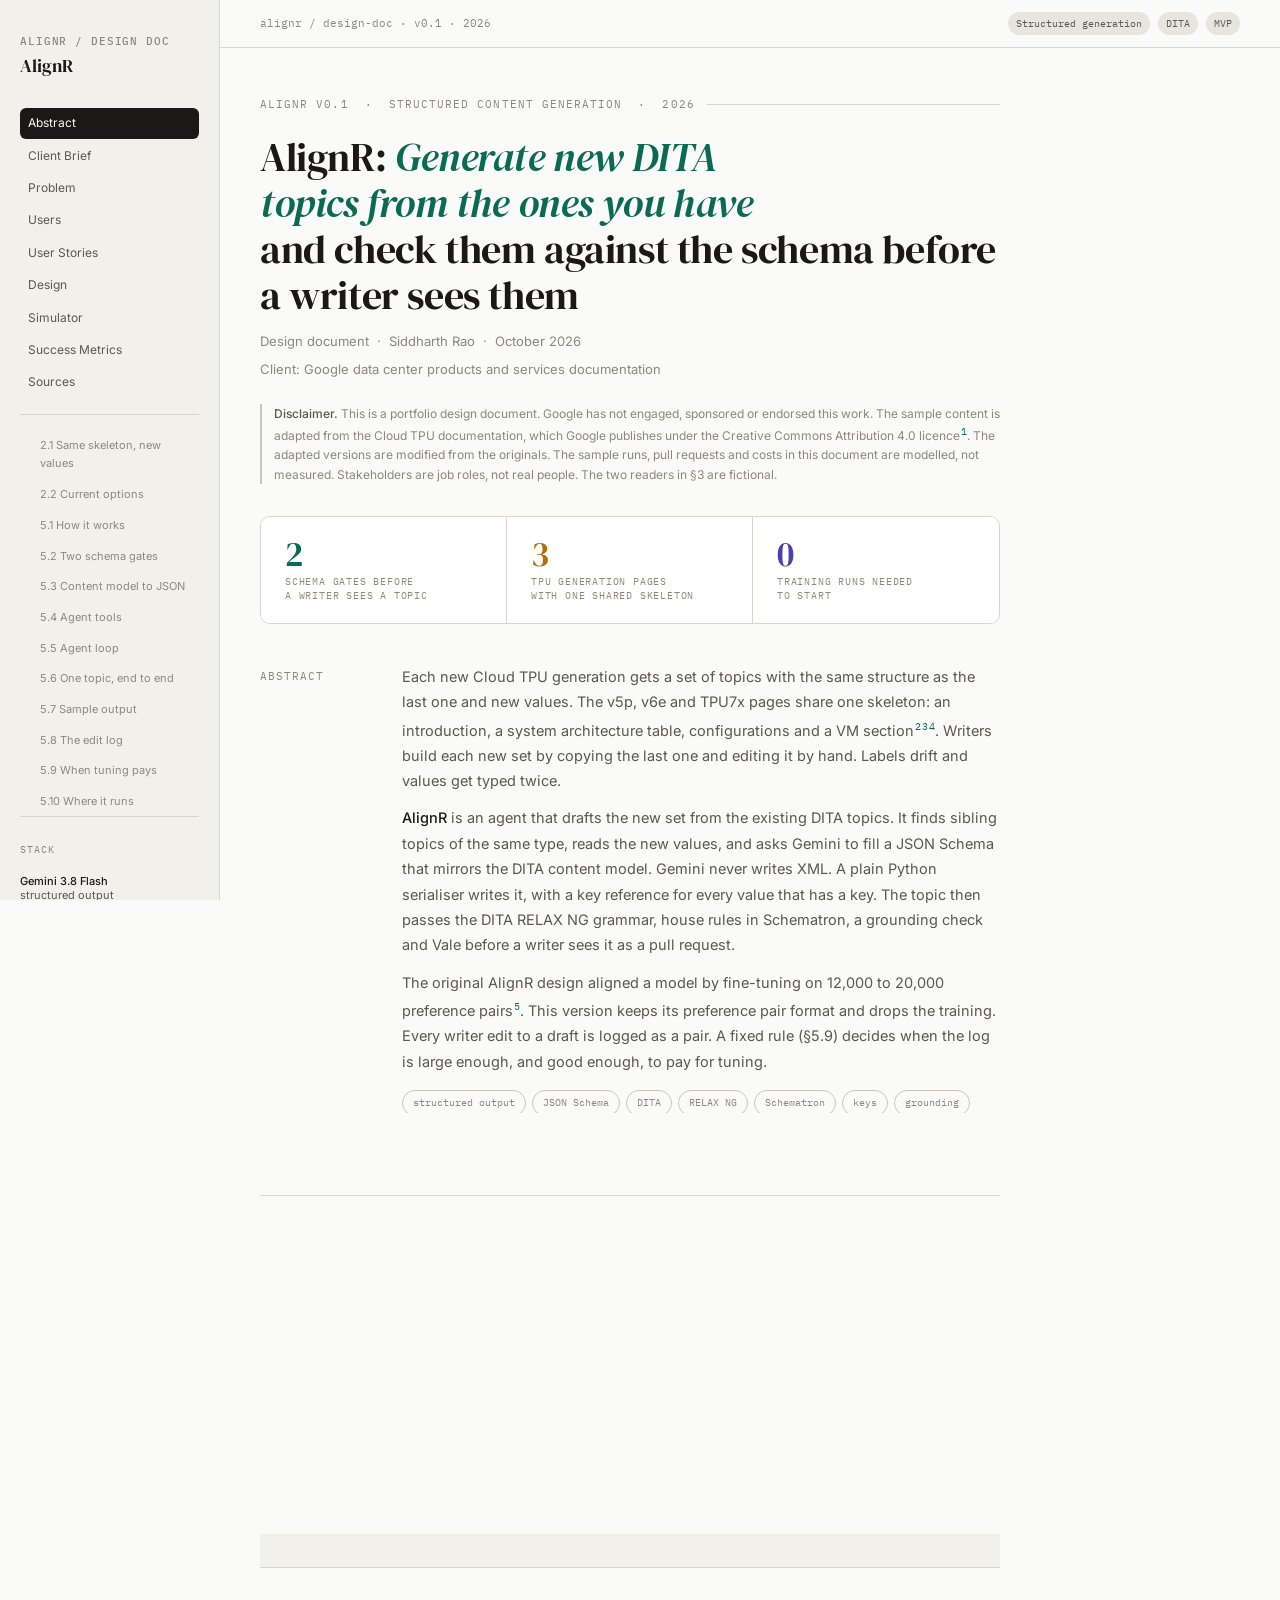
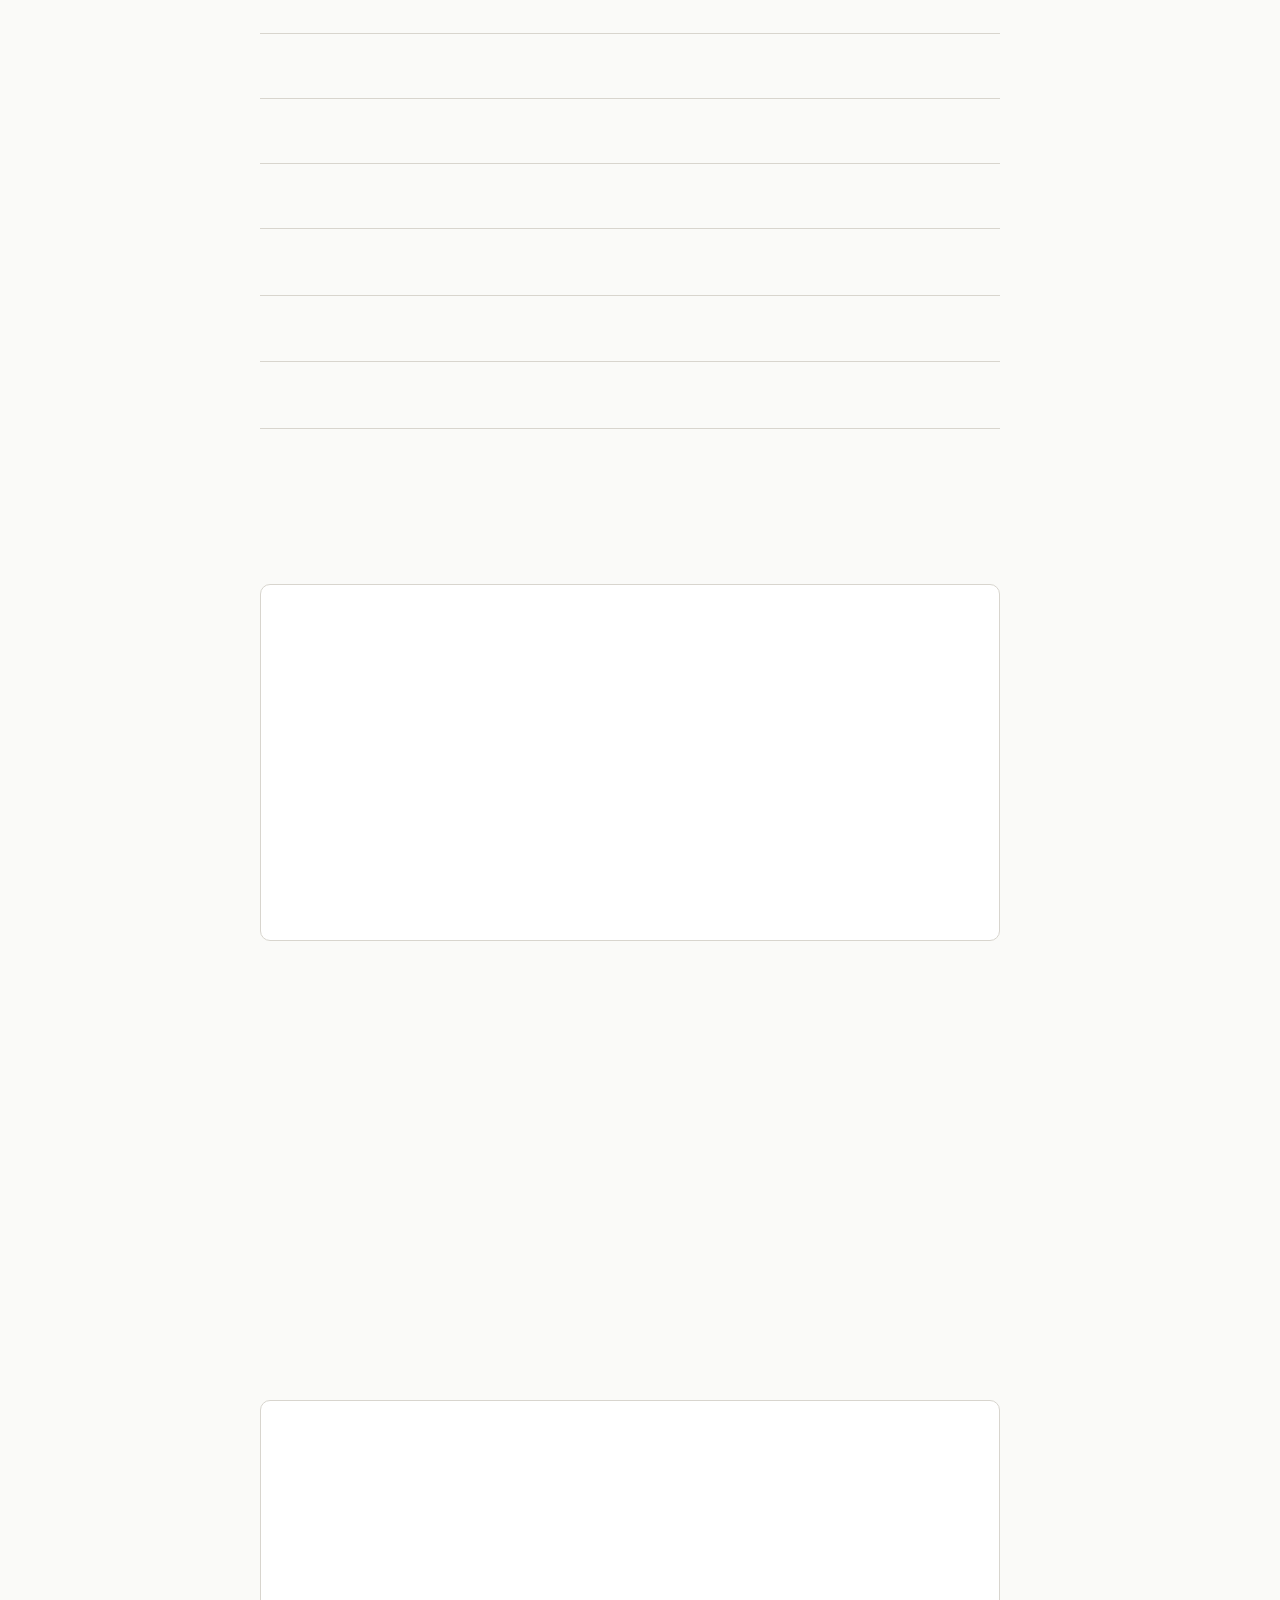
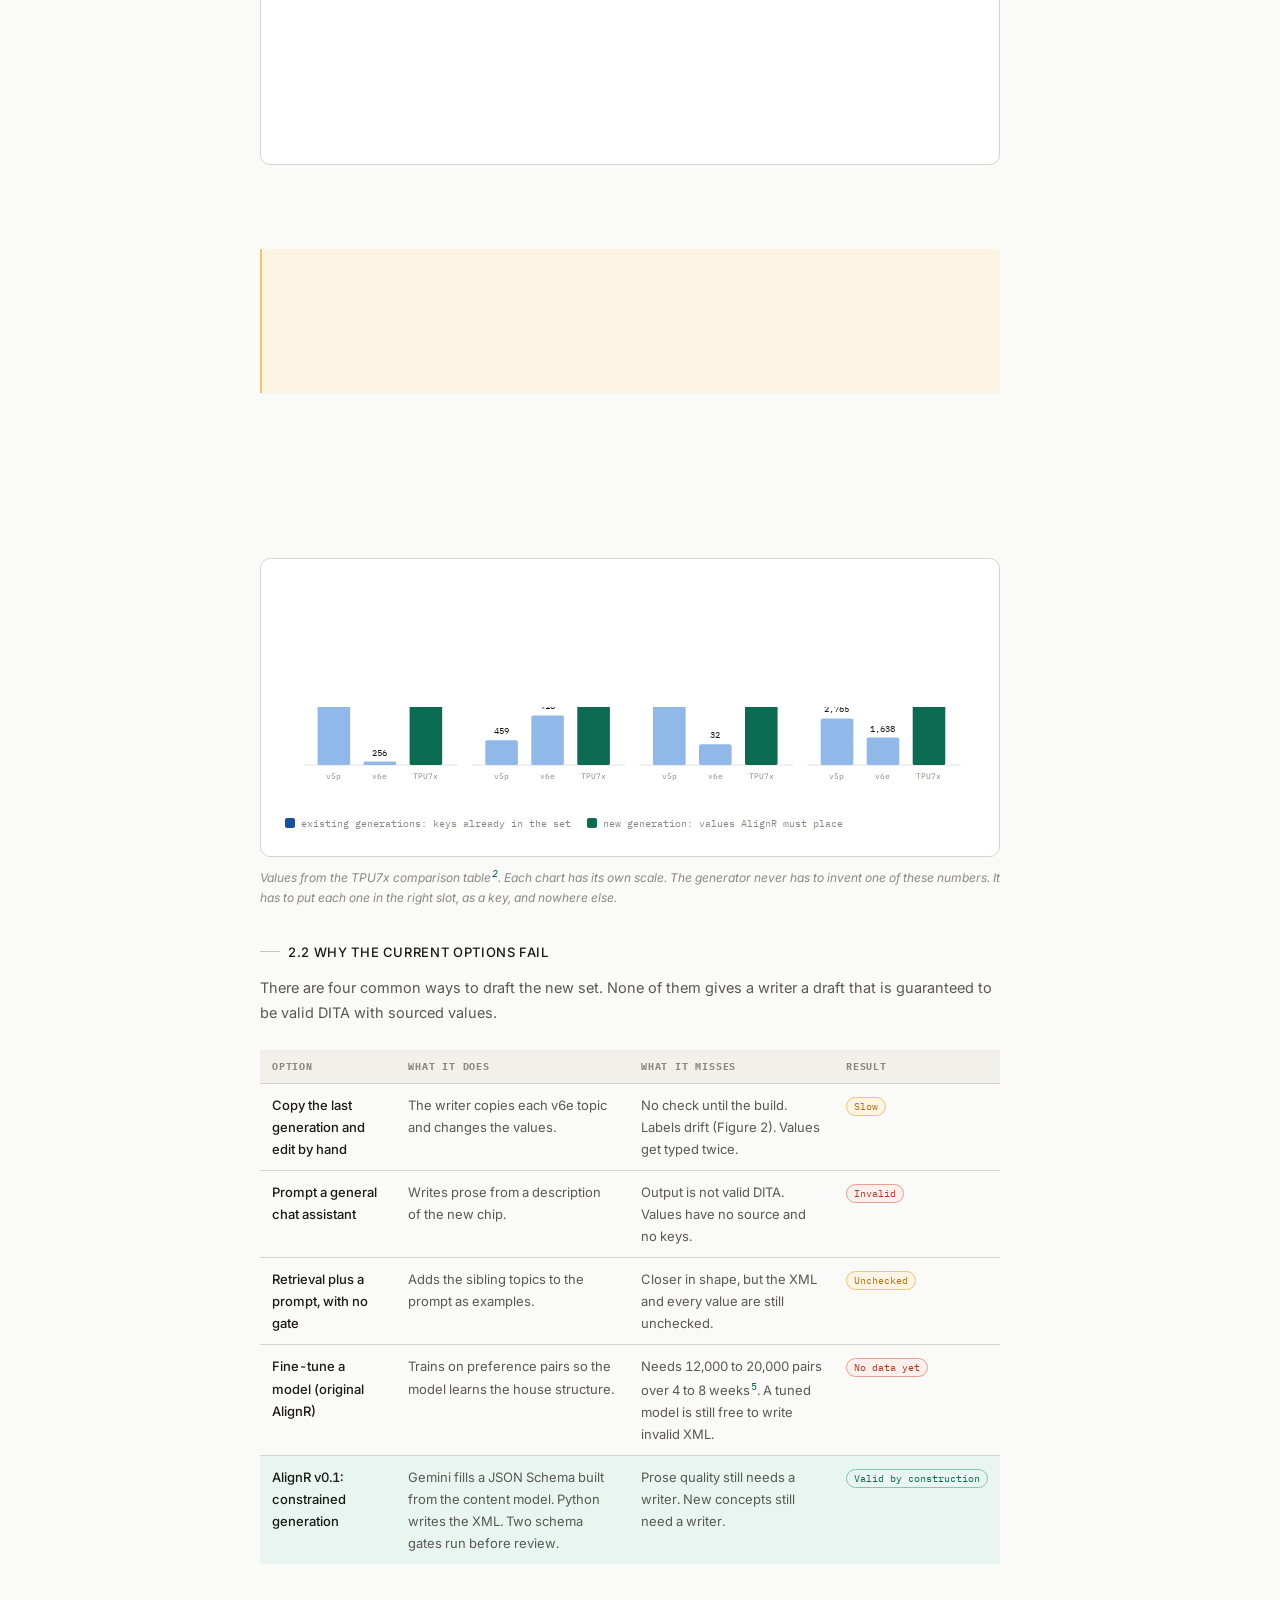
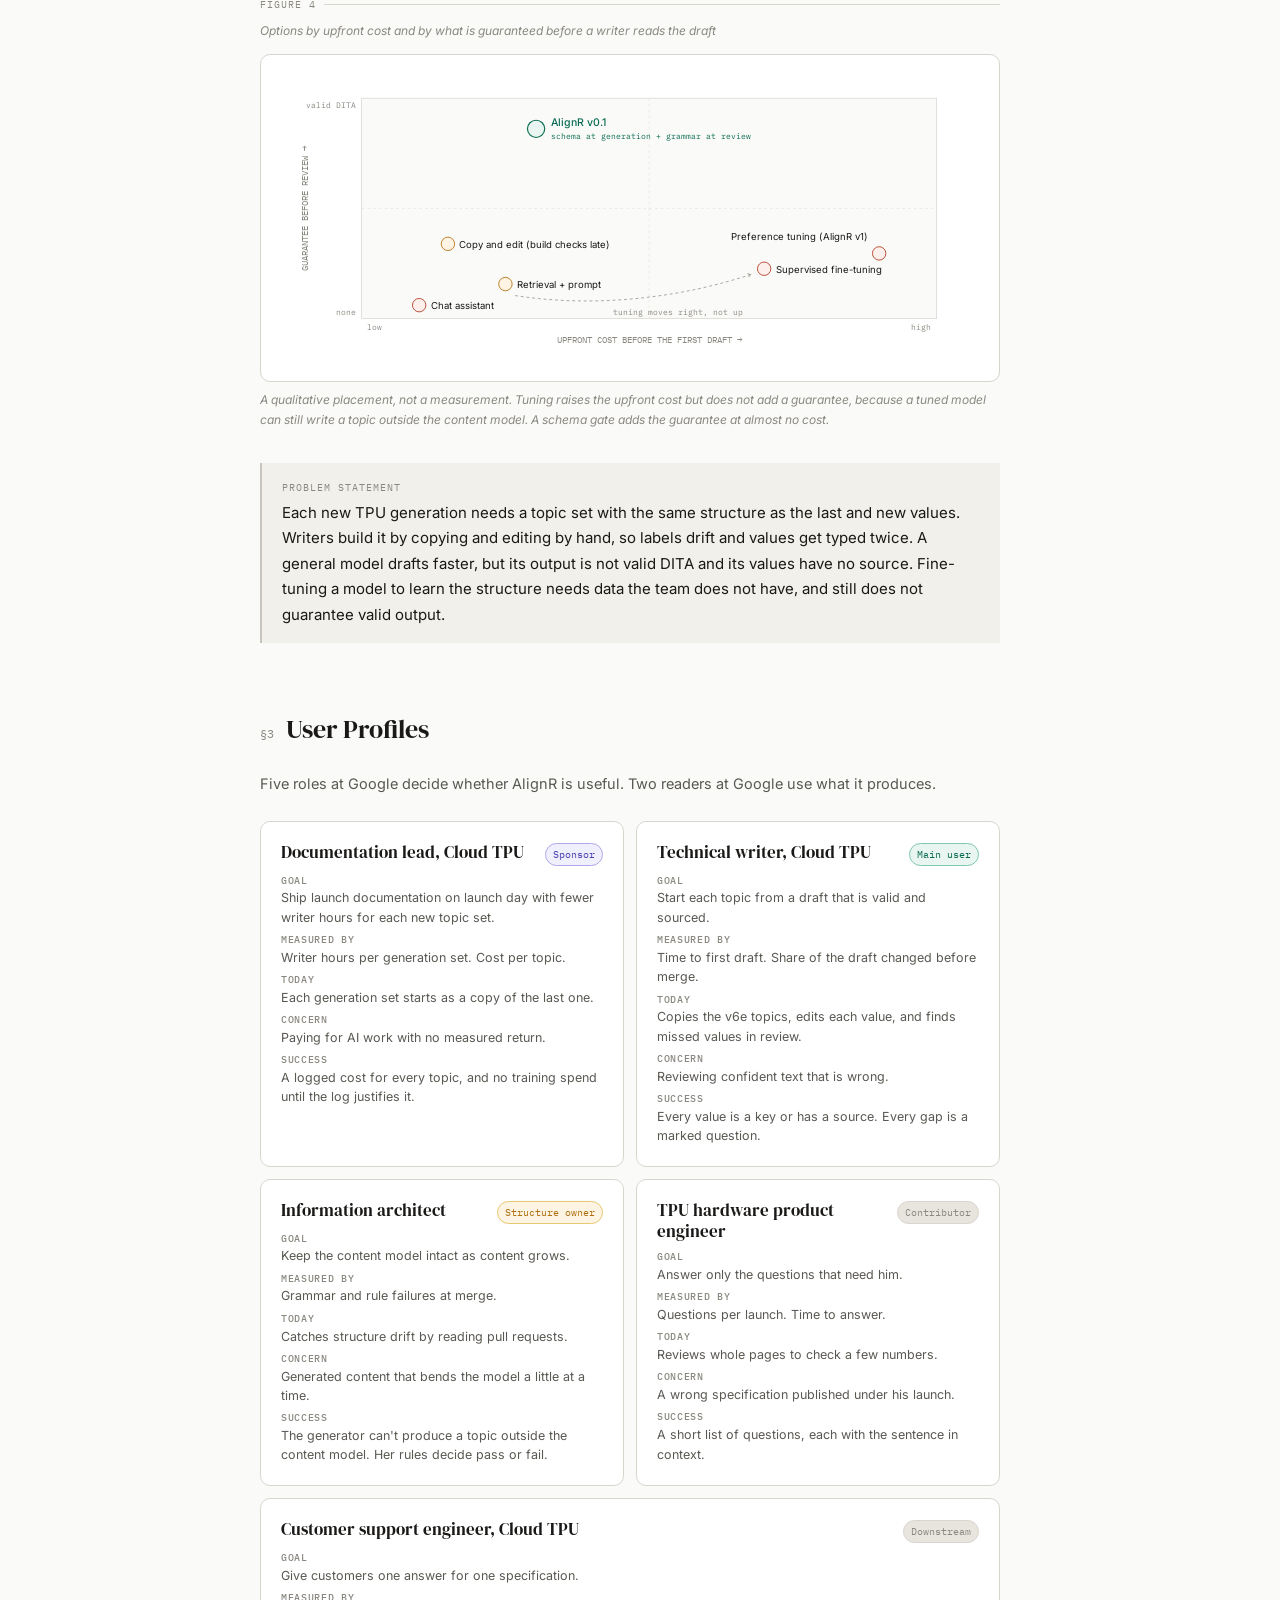
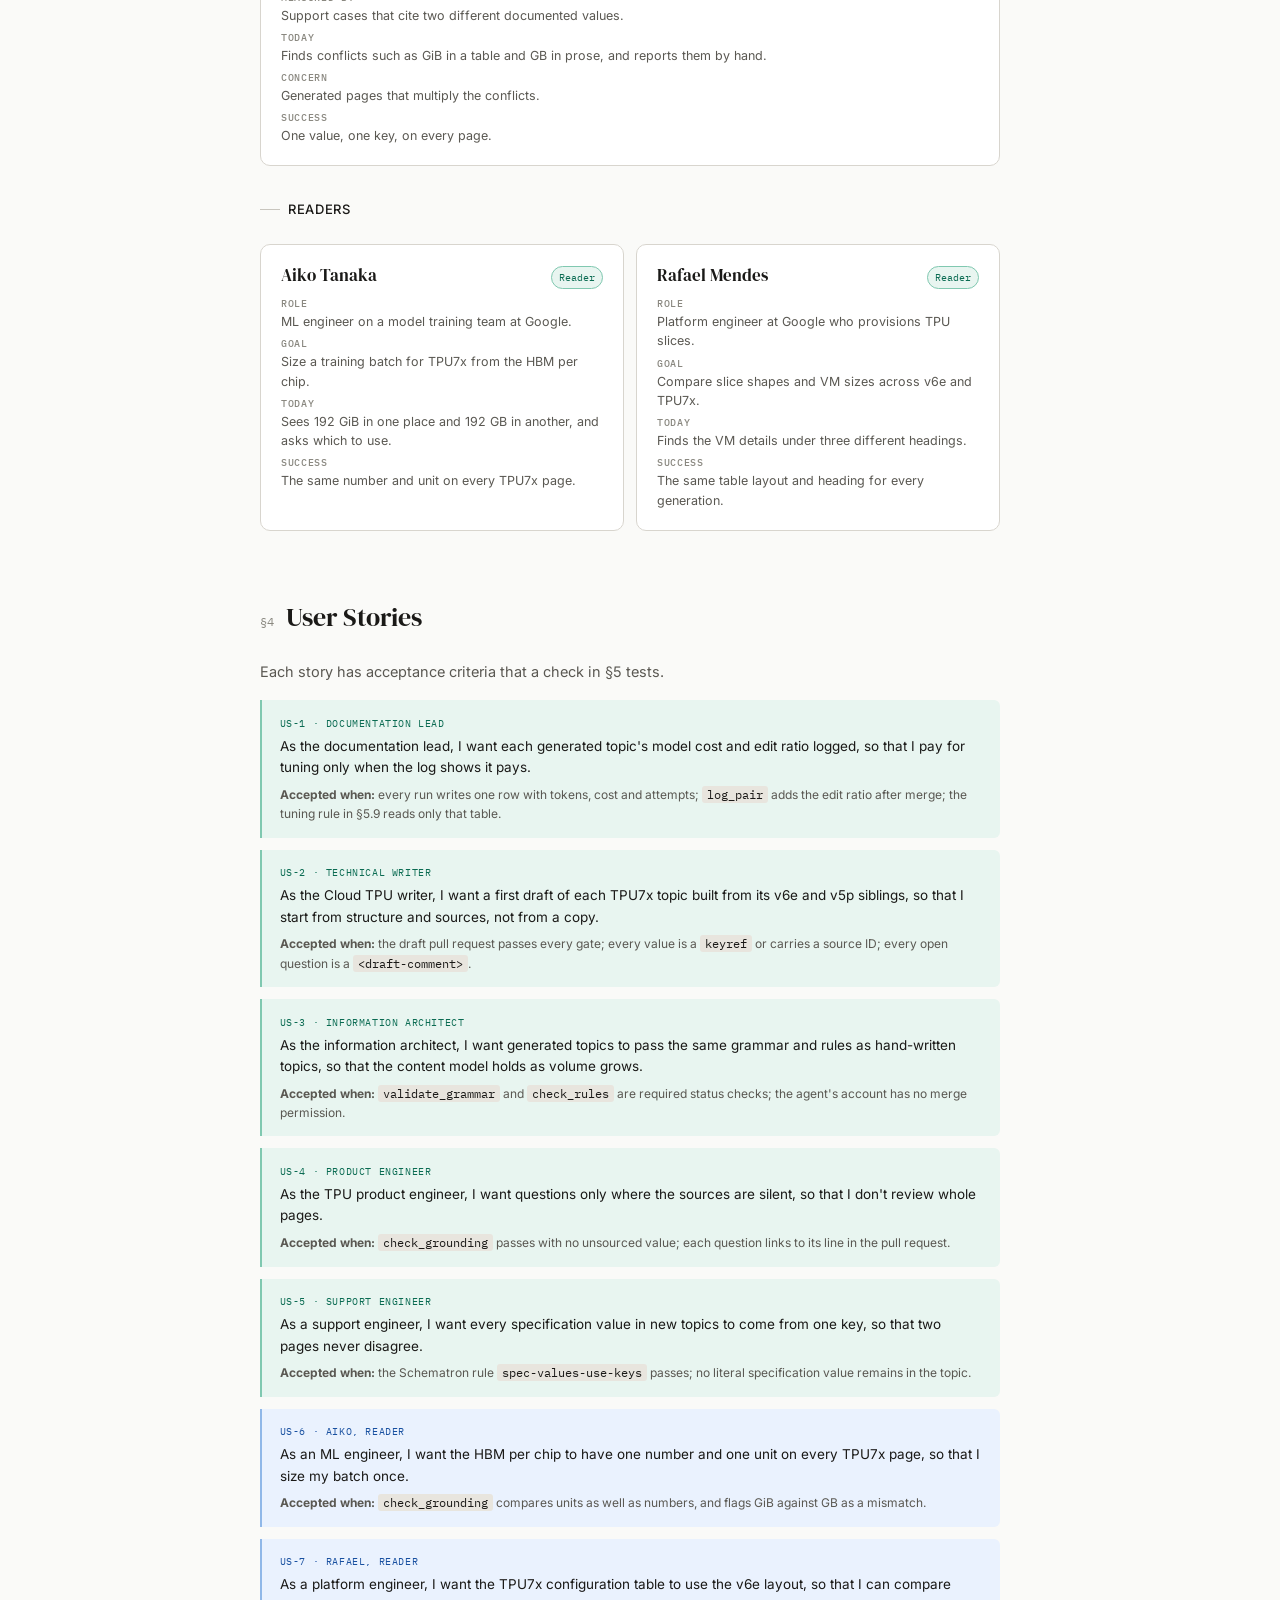
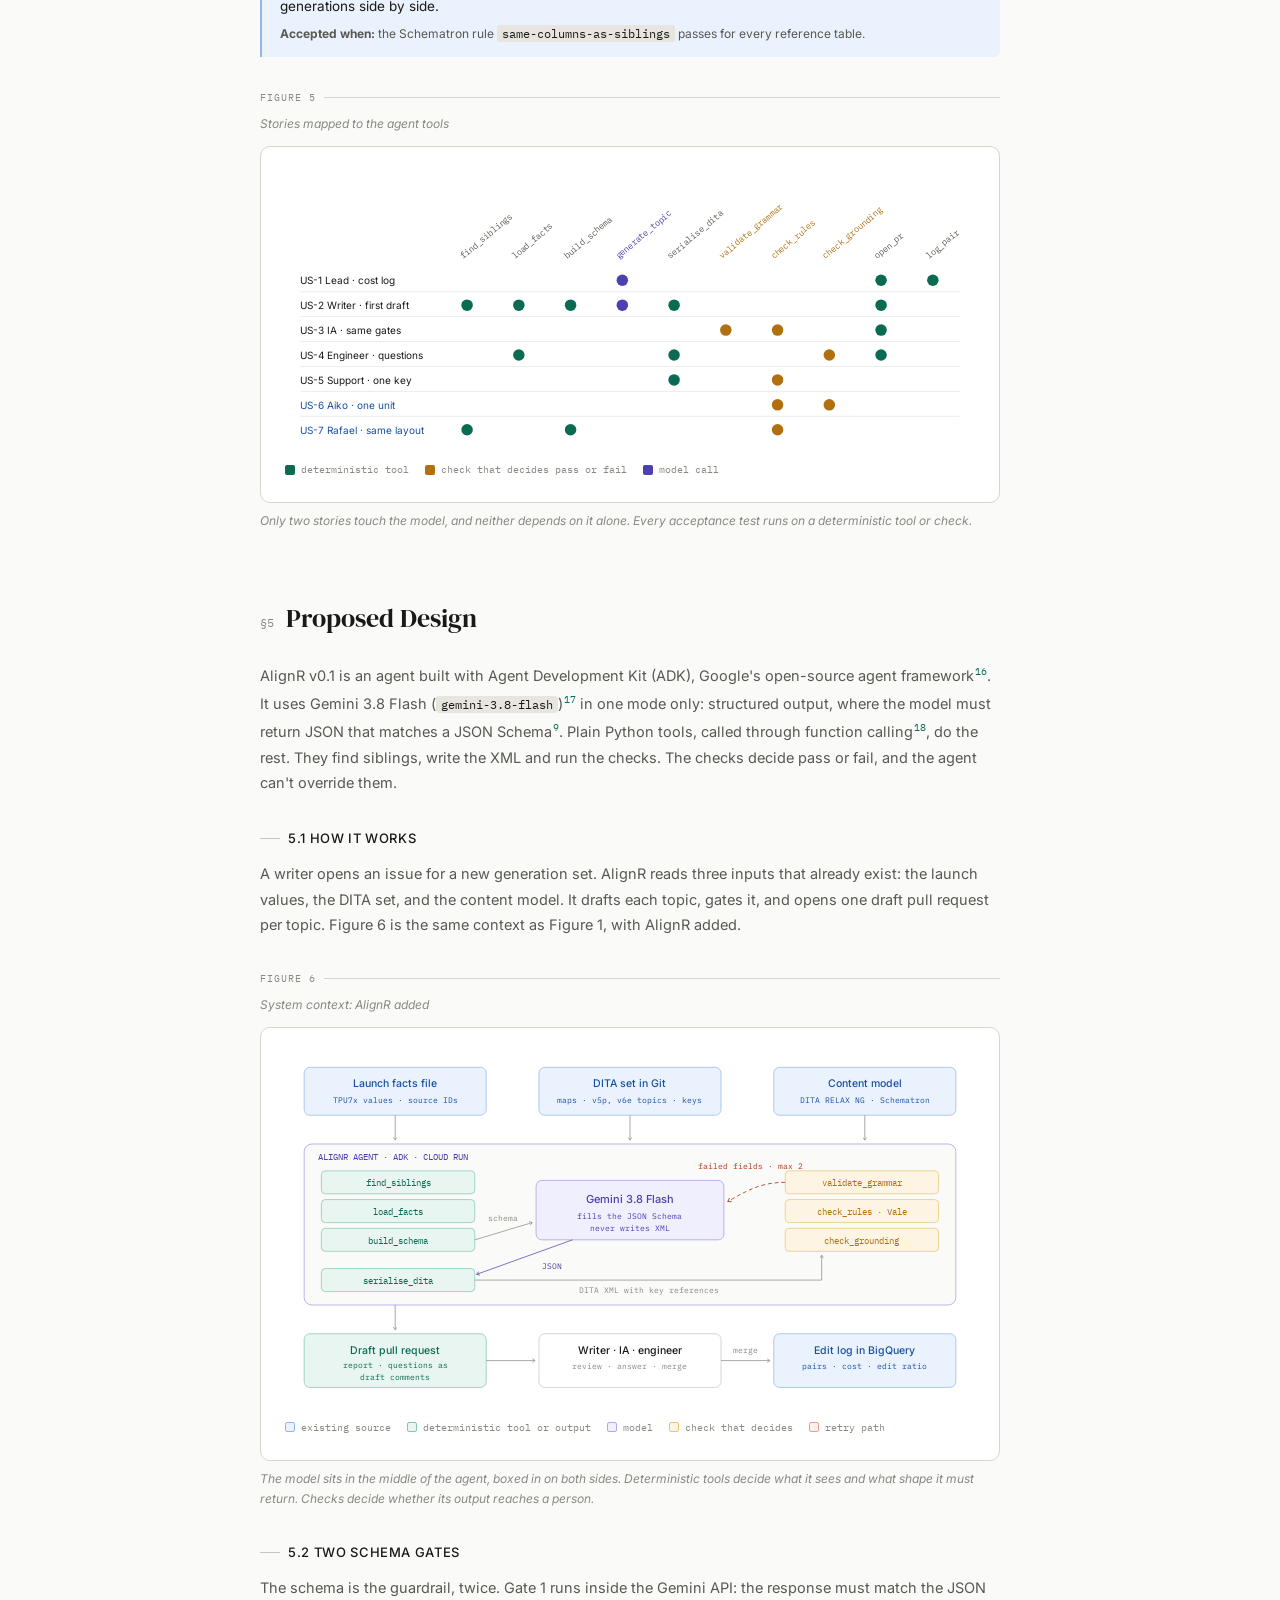
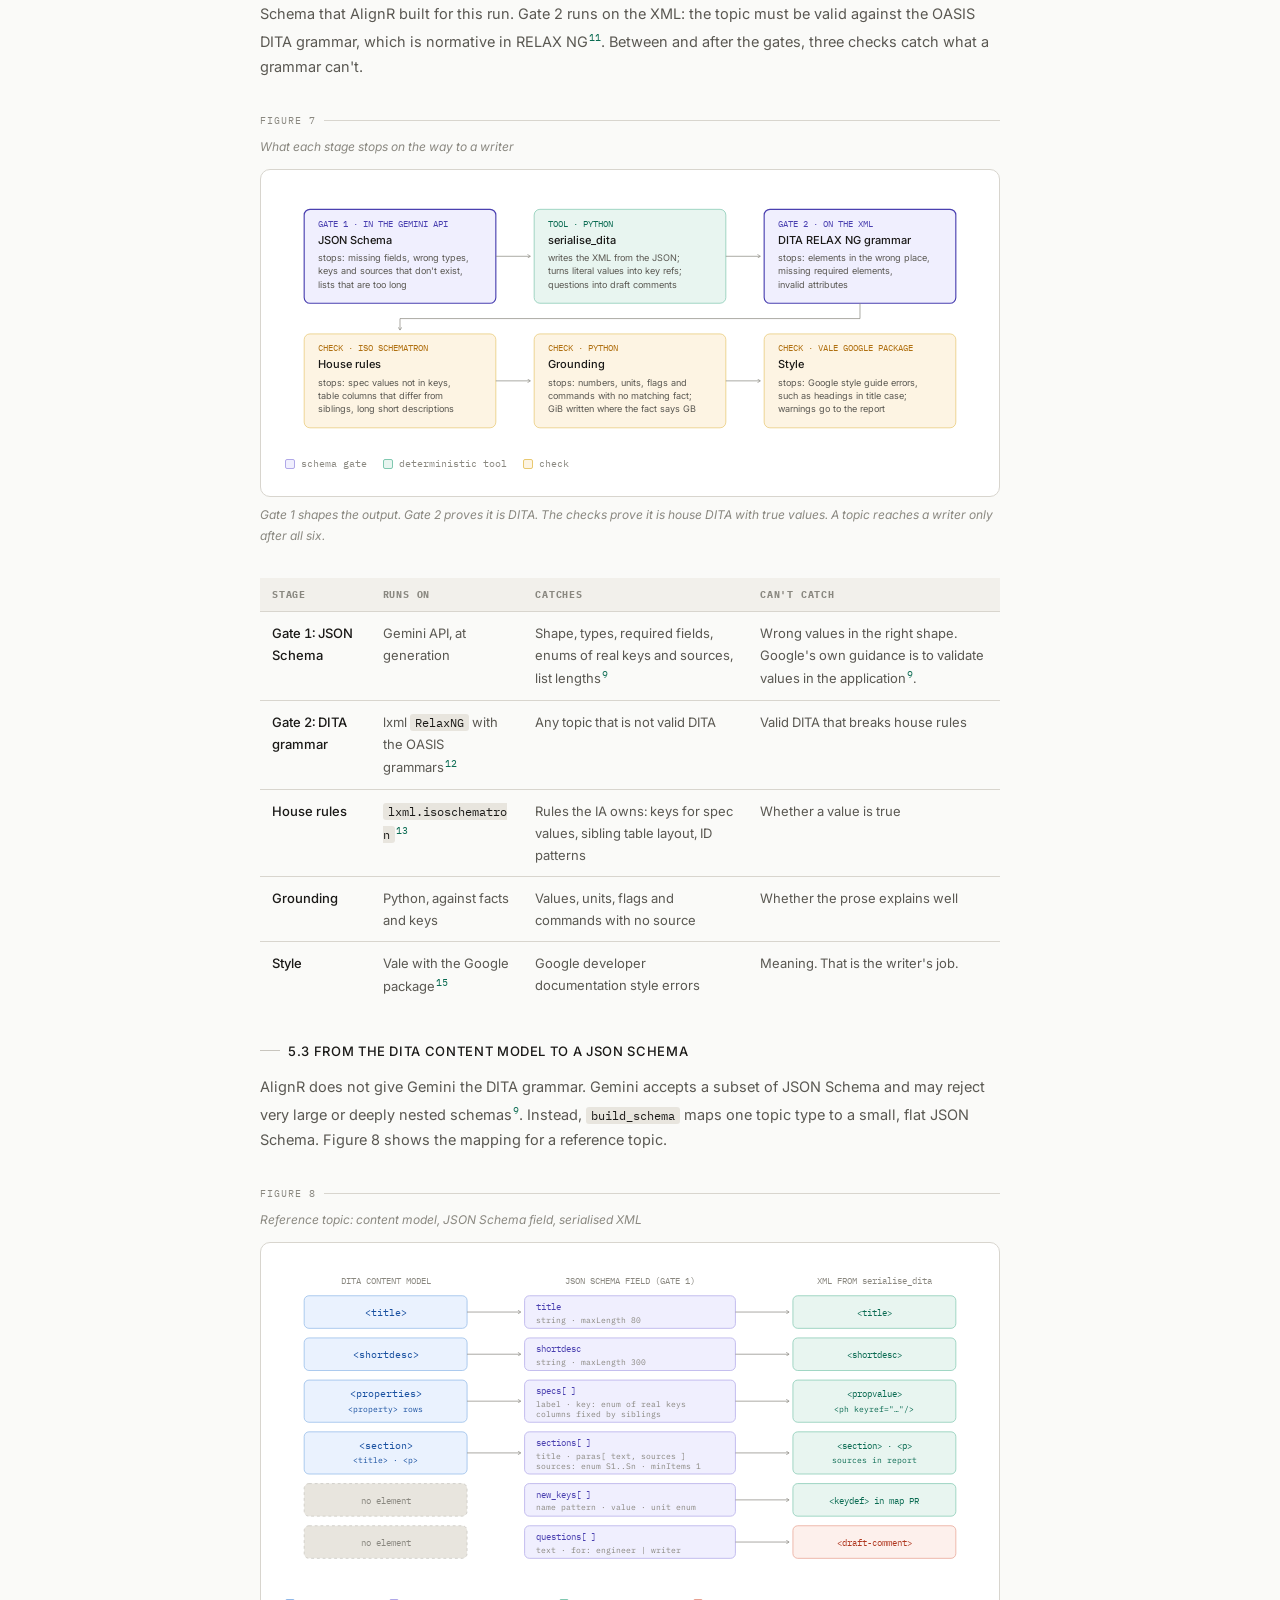
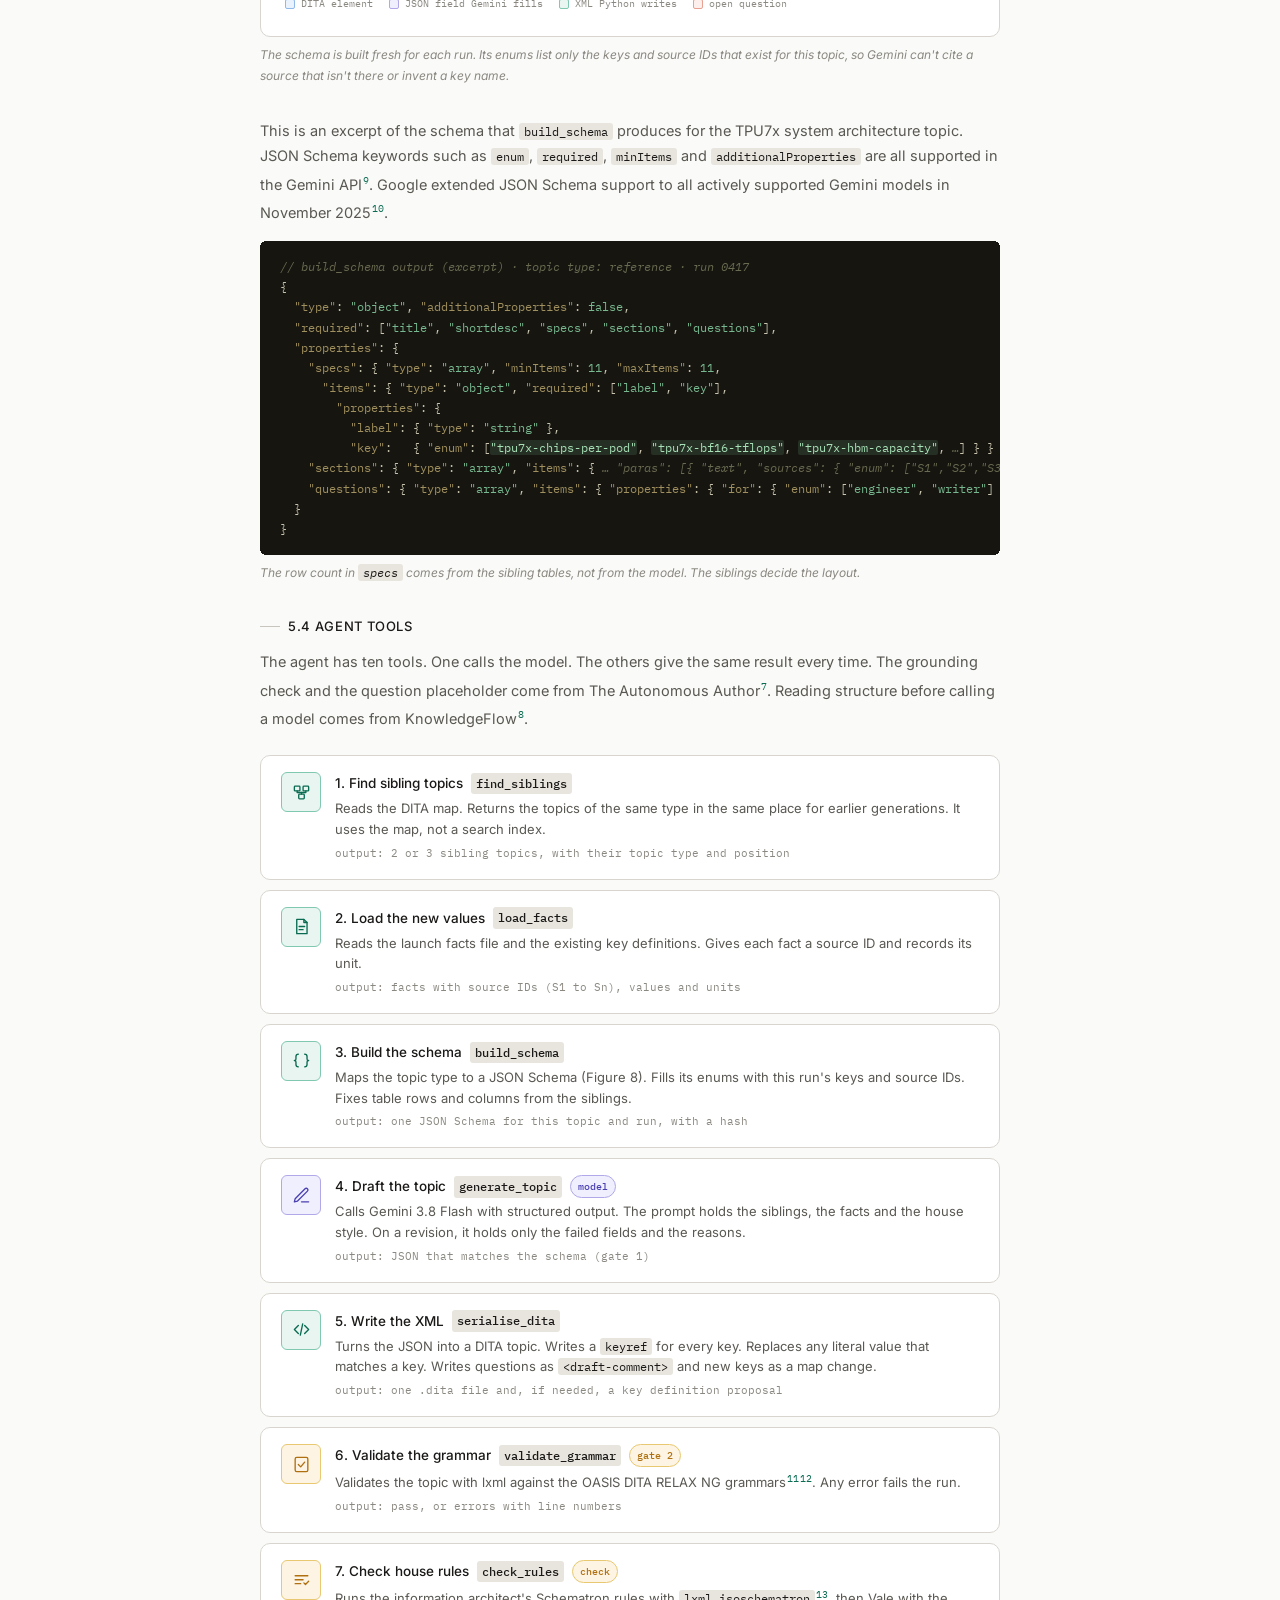
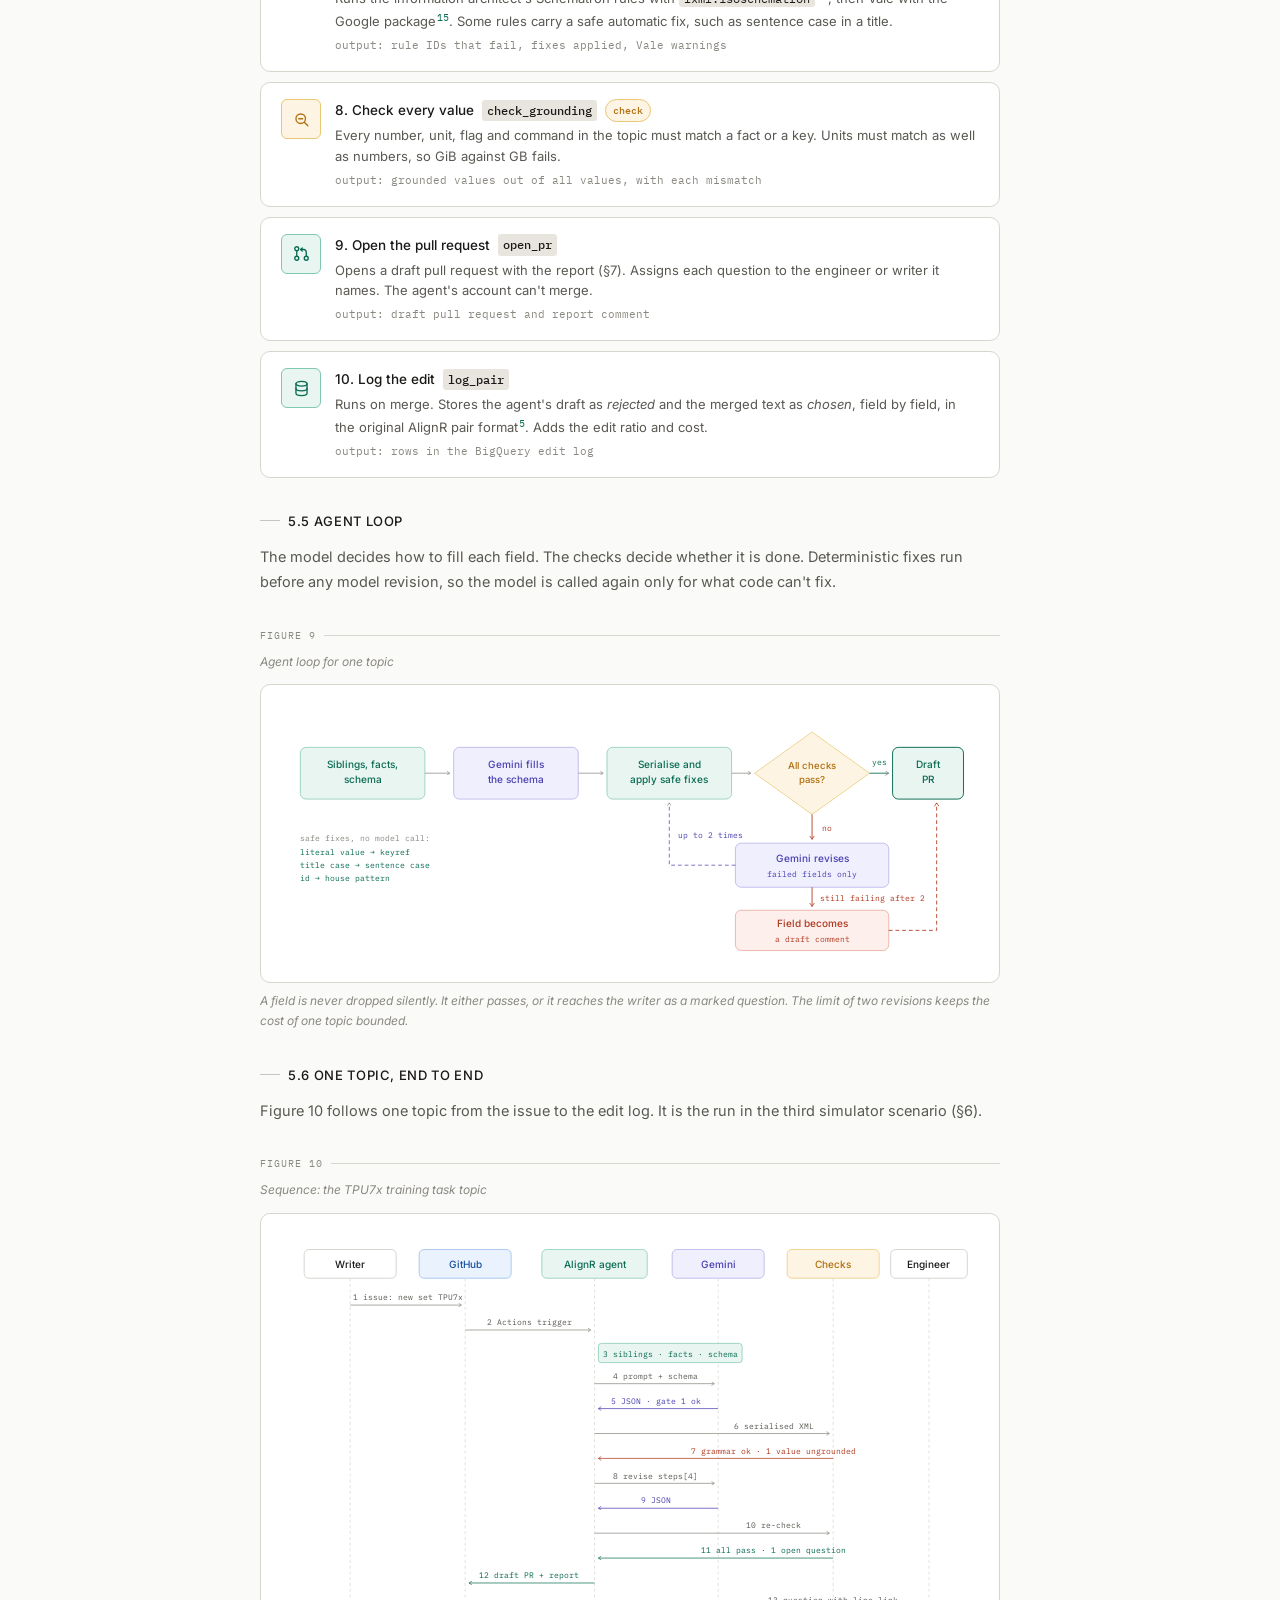
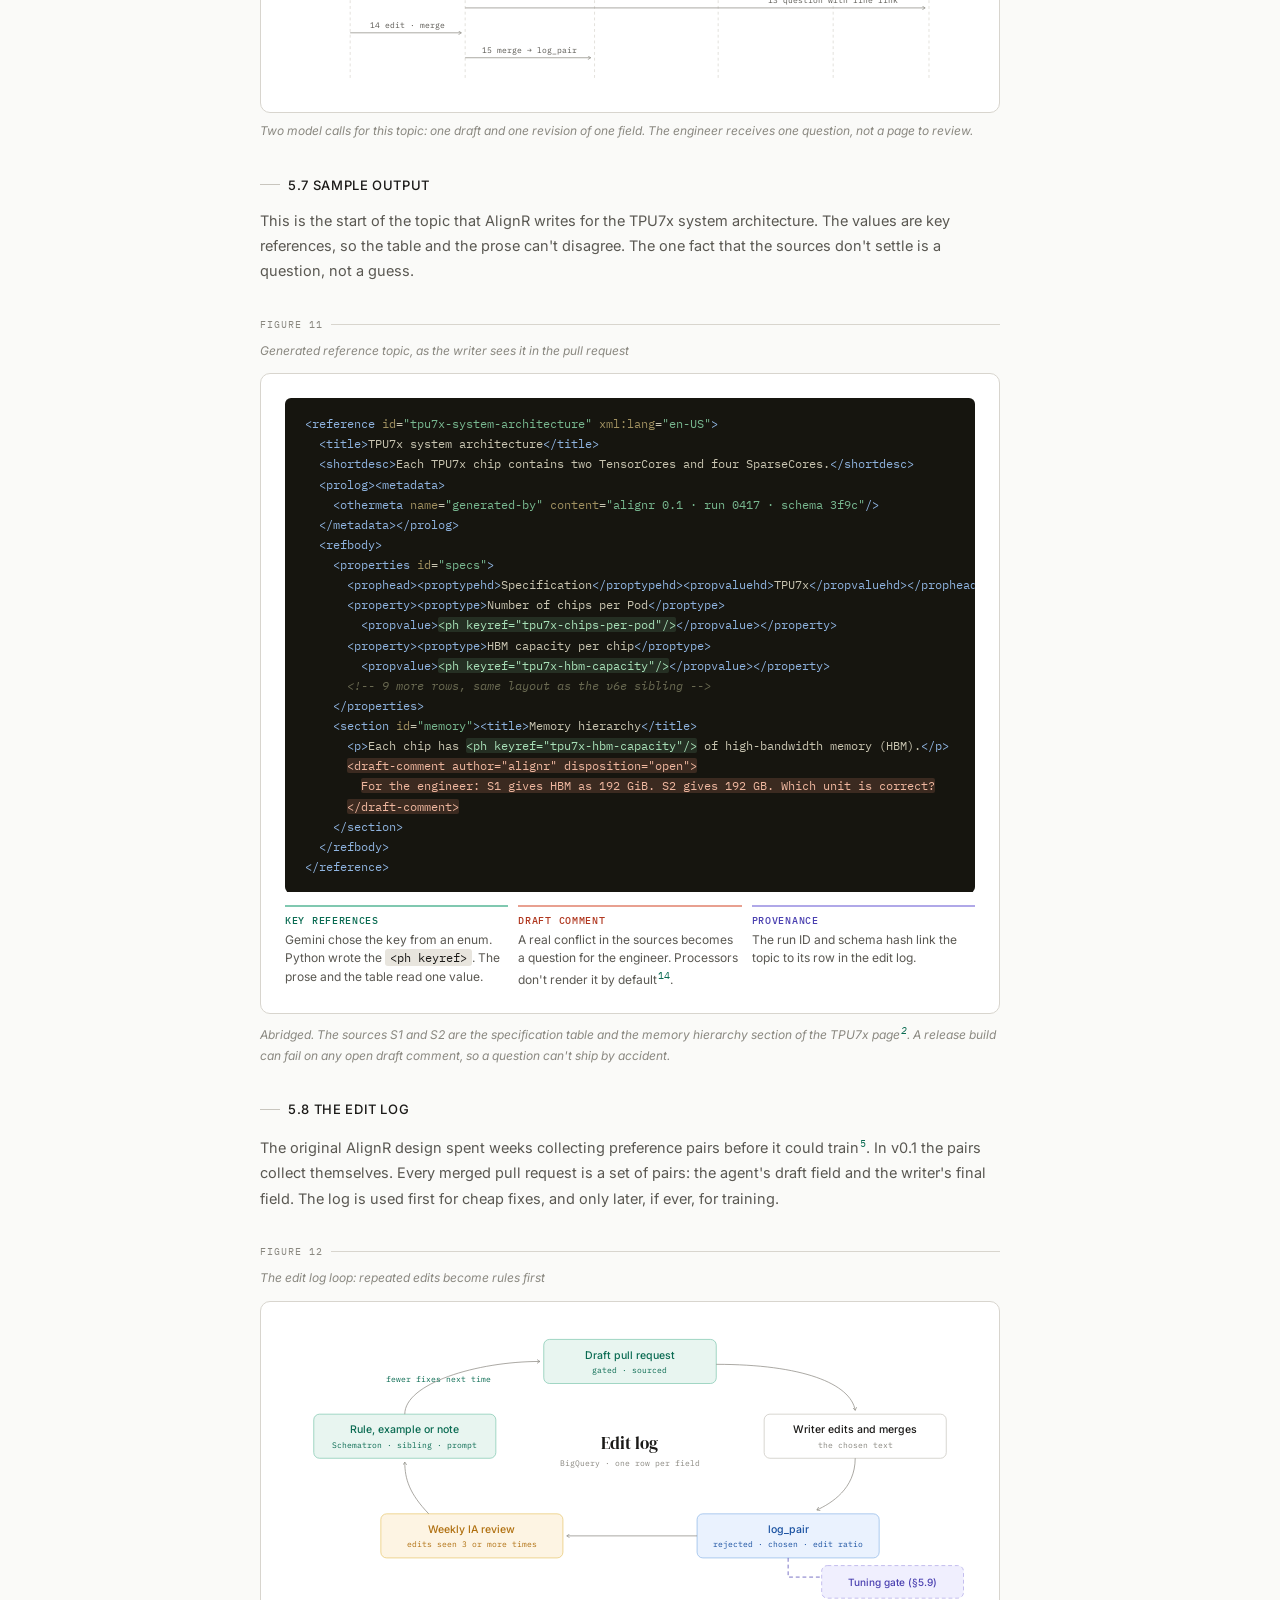
<file: index.html>
<!doctype html>
<html lang="en">
<head>
<meta charset="utf-8">
<meta name="viewport" content="width=device-width, initial-scale=1">
<title>AlignR</title>
<meta name="description" content="Design document: generate new DITA topics from existing ones with Gemini structured output, gated by the DITA schema before review.">
<link rel="preconnect" href="https://fonts.googleapis.com"/>
<link rel="preconnect" href="https://fonts.gstatic.com" crossorigin/>
<link href="https://fonts.googleapis.com/css2?family=DM+Serif+Display:ital@0;1&family=IBM+Plex+Mono:wght@400;500&family=Inter:wght@400;500&display=swap" rel="stylesheet"/>
<style>
/* Layout: AlignR design-doc system, as in MANIFEST. Light theme only by design. Sticky sidebar, sticky breadcrumb bar, 820px reading column. */
:root {
  --bg:#fafaf8; --bg2:#f2f0eb; --bg3:#e8e5de; --card:#ffffff;
  --text:#1a1917; --text2:#5a5852; --text3:#8a8880;
  --border:#d8d5ce; --border2:#c8c5be;
  --amber:#b07010; --amber-bg:#fdf4e3; --amber-border:#e8c870;
  --teal:#0a6b52; --teal-bg:#e8f5f0; --teal-border:#80c8b0;
  --purple:#4a40b0; --purple-bg:#f0effe; --purple-border:#b0a8e8;
  --coral:#b03820; --coral-bg:#fdf0ec; --coral-border:#e8a090;
  --blue:#1850a0; --blue-bg:#eaf2fe; --blue-border:#90b8e8;
  --term:#16150f;
  --serif:'DM Serif Display',Georgia,serif;
  --mono:'IBM Plex Mono',ui-monospace,Menlo,monospace;
  --sans:'Inter',system-ui,-apple-system,'Segoe UI',sans-serif;
  --r:6px; --r-lg:10px;
  color-scheme:light;
}
* { box-sizing:border-box; margin:0; padding:0; }
body { font-family:var(--sans); background:var(--bg); color:var(--text); font-size:15px; line-height:1.7; }
body::before { content:""; position:fixed; inset:0 0 auto; height:env(safe-area-inset-top,0px); z-index:200; background:rgba(250,250,248,0.95); }
a { color:var(--teal); }
a:focus-visible, button:focus-visible { outline:2px solid var(--teal); outline-offset:2px; }
.page-wrap { display:grid; grid-template-columns:220px minmax(0,1fr); min-height:100vh; }

.sidebar { position:sticky; top:0; height:100vh; overflow-y:auto; background:var(--bg2); border-right:1px solid var(--border); padding:2rem 1.25rem; display:flex; flex-direction:column; }
.sidebar-logo { font-family:var(--mono); font-size:11px; font-weight:500; color:var(--text3); letter-spacing:0.08em; text-transform:uppercase; margin-bottom:0.25rem; }
.sidebar-project { font-family:var(--serif); font-size:18px; color:var(--text); margin-bottom:2rem; line-height:1.2; }
.sidebar-nav { list-style:none; display:flex; flex-direction:column; gap:2px; }
.sidebar-nav a { display:block; font-size:12px; color:var(--text2); text-decoration:none; padding:5px 8px; border-radius:var(--r); transition:background 0.15s,color 0.15s; }
.sidebar-nav a:hover { background:var(--bg3); color:var(--text); }
.sidebar-nav a.active { background:var(--text); color:var(--bg); }
.sidebar-nav .sub { padding-left:20px; font-size:11px; color:var(--text3); }
.sidebar-divider { height:1px; background:var(--border); margin:1rem 0; }
.stack-block { margin-top:auto; padding-top:1.5rem; border-top:1px solid var(--border); }
.stack-title { font-family:var(--mono); font-size:10px; text-transform:uppercase; letter-spacing:0.1em; color:var(--text3); margin-bottom:0.75rem; }
.stack-item { font-size:11px; color:var(--text2); padding:4px 0; border-bottom:1px solid var(--border); line-height:1.3; }
.stack-item strong { display:block; color:var(--text); font-weight:500; font-size:11px; }

.main { min-width:0; }
.topbar { display:flex; align-items:center; justify-content:space-between; gap:12px; padding:0.75rem 2.5rem; border-bottom:1px solid var(--border); position:sticky; top:env(safe-area-inset-top,0px); background:rgba(250,250,248,0.95); backdrop-filter:blur(8px); z-index:100; }
.topbar-breadcrumb { font-family:var(--mono); font-size:11px; color:var(--text3); white-space:nowrap; overflow:hidden; text-overflow:ellipsis; }
.topbar-right { display:flex; align-items:center; gap:8px; flex-wrap:wrap; justify-content:flex-end; }
.topbar-tag { font-family:var(--mono); font-size:10px; padding:3px 8px; background:var(--bg3); border-radius:99px; color:var(--text2); white-space:nowrap; }
.content { padding:3rem 2.5rem 5rem; max-width:820px; }

.doc-header { margin-bottom:3rem; padding-bottom:3rem; border-bottom:1px solid var(--border); }
.doc-eyebrow { display:flex; align-items:center; gap:12px; font-family:var(--mono); font-size:10.5px; color:var(--text3); text-transform:uppercase; letter-spacing:0.1em; margin-bottom:1.25rem; }
.doc-eyebrow::after { content:''; flex:1; height:1px; background:var(--border); }
.doc-title { font-family:var(--serif); font-size:clamp(26px,4vw,40px); font-weight:400; line-height:1.15; letter-spacing:-0.01em; color:var(--text); margin-bottom:0.75rem; text-wrap:balance; }
.doc-title em { font-style:italic; color:var(--teal); }
.doc-byline { font-size:13px; color:var(--text3); display:flex; gap:6px 20px; flex-wrap:wrap; margin-bottom:1.5rem; }
.disclaimer { font-size:12px; color:var(--text3); line-height:1.6; border-left:2px solid var(--border2); padding-left:12px; margin-bottom:2rem; }
.disclaimer strong { color:var(--text2); font-weight:500; }

.stat-grid { display:grid; grid-template-columns:repeat(3,minmax(0,1fr)); border:1px solid var(--border); border-radius:var(--r-lg); overflow:hidden; margin:0 0 2.5rem; }
.stat-cell { padding:1.25rem 1.5rem; border-right:1px solid var(--border); background:var(--card); }
.stat-cell:last-child { border-right:none; }
.stat-value { font-family:var(--serif); font-size:34px; line-height:1; margin-bottom:4px; }
.stat-value.amber{color:var(--amber)} .stat-value.teal{color:var(--teal)} .stat-value.purple{color:var(--purple)}
.stat-label { font-family:var(--mono); font-size:10px; color:var(--text3); text-transform:uppercase; letter-spacing:0.08em; line-height:1.4; }

.abstract-grid { display:grid; grid-template-columns:110px minmax(0,1fr); gap:2rem; }
.abstract-label { font-family:var(--mono); font-size:10.5px; text-transform:uppercase; letter-spacing:0.1em; color:var(--text3); padding-top:4px; }
.abstract-body { font-size:14.5px; line-height:1.75; color:var(--text2); }
.abstract-body p + p { margin-top:0.75rem; }
.abstract-body strong { color:var(--text); font-weight:500; }
.kw-row { display:flex; flex-wrap:wrap; gap:6px; margin-top:1rem; }
.kw { font-family:var(--mono); font-size:10px; padding:3px 10px; border:1px solid var(--border2); border-radius:99px; color:var(--text3); }

.section { margin-bottom:4rem; scroll-margin-top:80px; }
.section-heading { font-family:var(--serif); font-size:26px; font-weight:400; color:var(--text); margin-bottom:1.25rem; display:flex; align-items:baseline; gap:12px; }
.section-num { font-family:var(--mono); font-size:12px; color:var(--text3); }
.subsection-heading { font-size:13px; font-weight:500; color:var(--text); margin:2rem 0 0.75rem; text-transform:uppercase; letter-spacing:0.05em; display:flex; align-items:center; gap:8px; scroll-margin-top:80px; }
.subsection-heading::before { content:''; display:block; width:20px; height:1px; background:var(--border2); }
.body-text { font-size:14.5px; line-height:1.75; color:var(--text2); margin-bottom:1rem; }
.body-text strong { color:var(--text); font-weight:500; }
code { font-family:var(--mono); font-size:12px; background:var(--bg3); padding:1px 5px; border-radius:3px; color:var(--text); word-break:break-word; }
sup.ref a { font-family:var(--mono); font-size:9.5px; text-decoration:none; padding-left:1px; }

.callout { border-left:2px solid var(--border2); padding:1rem 1.25rem; margin:1.5rem 0; background:var(--bg2); }
.callout.amber{border-color:var(--amber-border);background:var(--amber-bg)} .callout.teal{border-color:var(--teal-border);background:var(--teal-bg)}
.callout.blue{border-color:var(--blue-border);background:var(--blue-bg)}
.callout-label { font-family:var(--mono); font-size:10px; text-transform:uppercase; letter-spacing:0.1em; color:var(--text3); margin-bottom:4px; }
.callout.amber .callout-label{color:var(--amber)} .callout.teal .callout-label{color:var(--teal)} .callout.blue .callout-label{color:var(--blue)}
.callout-body { font-size:13.5px; line-height:1.65; color:var(--text2); }
.callout-body strong { color:var(--text); font-weight:500; }
.callout.statement .callout-body { font-size:15px; line-height:1.7; color:var(--text); }

.figure { margin:2rem 0; }
.figure-label { font-family:var(--mono); font-size:10px; text-transform:uppercase; letter-spacing:0.1em; color:var(--text3); margin-bottom:0.5rem; display:flex; align-items:center; gap:8px; }
.figure-label::after { content:''; flex:1; height:1px; background:var(--border); }
.figure-sublabel { font-size:12px; color:var(--text3); font-style:italic; margin-bottom:0.75rem; }
.figure-body { border:1px solid var(--border); border-radius:var(--r-lg); background:var(--card); padding:1.5rem; overflow-x:auto; }
.figure-body svg { display:block; width:100%; min-width:620px; height:auto; }
.figure-note { font-size:12px; color:var(--text3); margin-top:0.5rem; font-style:italic; }

.table-wrap { overflow-x:auto; margin:1.5rem 0; }
.comp-table { width:100%; border-collapse:collapse; font-size:13px; }
.comp-table th { font-family:var(--mono); font-size:10px; text-transform:uppercase; letter-spacing:0.08em; color:var(--text3); padding:8px 12px; border-bottom:1px solid var(--border); text-align:left; background:var(--bg2); }
.comp-table td { padding:10px 12px; border-bottom:1px solid var(--border); color:var(--text2); vertical-align:top; font-variant-numeric:tabular-nums; }
.comp-table td:first-child { font-weight:500; color:var(--text); }
.comp-table tr:last-child td { border-bottom:none; }
.comp-table .highlight td { background:var(--teal-bg); }
.figure-body .comp-table { margin:0; }
.badge { font-family:var(--mono); font-size:10px; padding:2px 7px; border-radius:99px; white-space:nowrap; }
.badge.amber{background:var(--amber-bg);color:var(--amber);border:1px solid var(--amber-border)}
.badge.teal{background:var(--teal-bg);color:var(--teal);border:1px solid var(--teal-border)}
.badge.gray{background:var(--bg3);color:var(--text3);border:1px solid var(--border)}
.badge.red{background:var(--coral-bg);color:var(--coral);border:1px solid var(--coral-border)}
.badge.purple{background:var(--purple-bg);color:var(--purple);border:1px solid var(--purple-border)}

.card-grid { display:grid; grid-template-columns:repeat(2,minmax(0,1fr)); gap:12px; margin:1.5rem 0; }
.p-card { border:1px solid var(--border); border-radius:var(--r-lg); background:var(--card); padding:1.25rem; display:flex; flex-direction:column; gap:6px; }
.p-card.wide { grid-column:1 / -1; }
.p-card-head { display:flex; justify-content:space-between; align-items:baseline; gap:10px; margin-bottom:2px; }
.p-card-name { font-family:var(--serif); font-size:17px; color:var(--text); line-height:1.25; }
.p-card-field { font-size:12.5px; line-height:1.55; color:var(--text2); }
.p-card-field strong { display:block; font-family:var(--mono); font-size:9.5px; text-transform:uppercase; letter-spacing:0.07em; color:var(--text3); font-weight:500; }

.us-card { border-left:2px solid var(--teal-border); background:var(--teal-bg); border-radius:0 var(--r) var(--r) 0; padding:0.9rem 1.1rem; margin-bottom:0.75rem; }
.us-card.reader { border-left-color:var(--blue-border); background:var(--blue-bg); }
.us-id { font-family:var(--mono); font-size:10px; color:var(--teal); text-transform:uppercase; letter-spacing:0.06em; margin-bottom:4px; }
.us-card.reader .us-id { color:var(--blue); }
.us-story { font-size:13.5px; color:var(--text); line-height:1.6; margin-bottom:6px; }
.us-ac { font-size:12px; color:var(--text2); line-height:1.6; }

.tool-list { display:flex; flex-direction:column; gap:10px; margin:1.5rem 0; }
.tool { display:grid; grid-template-columns:40px minmax(0,1fr); gap:14px; border:1px solid var(--border); border-radius:var(--r-lg); background:var(--card); padding:1rem 1.25rem; }
.tool-badge { width:40px; height:40px; border-radius:var(--r); display:grid; place-items:center; background:var(--teal-bg); color:var(--teal); border:1px solid var(--teal-border); }
.tool-badge.agent { background:var(--purple-bg); color:var(--purple); border-color:var(--purple-border); }
.tool-badge.check { background:var(--amber-bg); color:var(--amber); border-color:var(--amber-border); }
.tool-badge svg { width:19px; height:19px; stroke:currentColor; fill:none; stroke-width:1.7; stroke-linecap:round; stroke-linejoin:round; }
.tool h4 { font-size:13.5px; font-weight:500; color:var(--text); margin-bottom:3px; display:flex; flex-wrap:wrap; align-items:center; gap:8px; }
.tool h4 code { font-size:11.5px; }
.tool p { font-size:13px; line-height:1.6; color:var(--text2); }
.tool .meta { font-family:var(--mono); font-size:10.5px; color:var(--text3); margin-top:5px; }

/* Score breakdown */
.score { border:1px solid var(--border); border-radius:var(--r-lg); background:var(--card); overflow:hidden; }
.score-row { display:grid; grid-template-columns:minmax(0,170px) 46px minmax(0,1fr) 66px; gap:12px; align-items:center; padding:9px 1.25rem; border-bottom:1px solid var(--border); font-size:12.5px; }
.score-row:last-child { border-bottom:none; }
.score-row .nm { font-weight:500; color:var(--text); }
.score-row .wt { font-family:var(--mono); font-size:10.5px; color:var(--text3); text-align:right; }
.score-row .how { color:var(--text2); font-size:12px; line-height:1.5; }
.score-row .pts { font-family:var(--mono); font-size:11px; color:var(--text); text-align:right; font-variant-numeric:tabular-nums; }
.score-row.head { background:var(--bg2); font-family:var(--mono); font-size:10px; text-transform:uppercase; letter-spacing:0.08em; color:var(--text3); }
.score-row.head > span { font-weight:400; color:var(--text3); }
.band-row { display:grid; grid-template-columns:repeat(3,minmax(0,1fr)); }
.band { padding:0.8rem 1.25rem; border-right:1px solid var(--border); font-size:12px; color:var(--text2); line-height:1.5; }
.band:last-child { border-right:none; }
.band b { display:block; font-family:var(--mono); font-size:10.5px; font-weight:500; margin-bottom:2px; }
.band.teal { background:var(--teal-bg); } .band.teal b { color:var(--teal); }
.band.amber { background:var(--amber-bg); } .band.amber b { color:var(--amber); }
.band.coral { background:var(--coral-bg); } .band.coral b { color:var(--coral); }

/* Simulator */
.sim-wrap { border:1px solid var(--border); border-radius:var(--r-lg); background:var(--card); overflow:hidden; margin:2rem 0; }
.sim-header { display:flex; align-items:center; justify-content:space-between; gap:10px; padding:0.875rem 1.25rem; background:var(--bg2); border-bottom:1px solid var(--border); }
.sim-title { font-family:var(--mono); font-size:11px; color:var(--text2); letter-spacing:0.05em; }
.sim-status { font-family:var(--mono); font-size:10px; color:var(--text3); }
.sim-status.running{color:var(--amber)} .sim-status.done{color:var(--teal)} .sim-status.review{color:var(--coral)}
.sim-body { display:grid; grid-template-columns:250px minmax(0,1fr); }
.sim-controls { border-right:1px solid var(--border); padding:1rem; }
.sim-controls-label { font-family:var(--mono); font-size:10px; text-transform:uppercase; letter-spacing:0.1em; color:var(--text3); margin-bottom:0.5rem; }
.scenario-btn { display:block; width:100%; text-align:left; padding:8px 10px; border:none; background:none; cursor:pointer; border-radius:var(--r); font-size:12px; color:var(--text2); margin-bottom:2px; font-family:var(--sans); }
.scenario-btn:hover { background:var(--bg2); }
.scenario-btn.active { background:var(--text); color:var(--bg); }
.scenario-desc { font-size:12px; line-height:1.6; color:var(--text3); padding:0.75rem 0; border-top:1px solid var(--border); margin-top:0.75rem; }
.scenario-desc strong { color:var(--text2); font-weight:500; }
.run-btn { width:100%; margin-top:0.75rem; padding:8px; background:var(--text); color:var(--bg); border:none; border-radius:var(--r); font-family:var(--mono); font-size:11px; cursor:pointer; letter-spacing:0.05em; }
.run-btn:hover { opacity:0.85; } .run-btn:disabled { opacity:0.4; cursor:not-allowed; }
.sim-stages { padding:1rem; min-width:0; }
.stage-row { display:grid; grid-template-columns:minmax(0,190px) minmax(0,1fr) 70px; align-items:center; gap:12px; padding:8px 0; border-bottom:1px solid var(--border); font-size:12px; }
.stage-row:last-child { border-bottom:none; }
.stage-name { display:flex; align-items:center; gap:8px; min-width:0; }
.stage-dot { width:7px; height:7px; border-radius:50%; background:var(--bg3); flex-shrink:0; transition:background 0.3s; }
.stage-dot.running { background:var(--amber); animation:pulse 1s infinite; }
.stage-dot.done { background:var(--teal); } .stage-dot.skip { background:var(--border2); } .stage-dot.review { background:var(--coral); } .stage-dot.model { background:var(--purple); }
.stage-name-text { font-weight:500; color:var(--text); font-size:12px; font-family:var(--mono); }
.stage-sub { font-size:10.5px; color:var(--text3); }
.stage-bar-wrap { background:var(--bg2); border-radius:99px; height:4px; overflow:hidden; }
.stage-bar { height:4px; border-radius:99px; background:var(--teal); width:0; transition:width 0.6s ease; }
.stage-bar.review { background:var(--coral); } .stage-bar.skip { background:var(--border2); } .stage-bar.model { background:var(--purple); }
.stage-timing { font-family:var(--mono); font-size:10px; color:var(--text3); text-align:right; }
.stage-timing.done { color:var(--teal); }
.sim-output { margin:0; padding:1rem; background:var(--term); border-top:1px solid var(--border); font-family:var(--mono); font-size:11.5px; line-height:1.7; color:#8a8870; min-height:160px; max-height:280px; overflow-y:auto; white-space:pre-wrap; }
.sim-output .out-line { display:block; }
.out-comment{color:#6a6a52} .out-key{color:#a09060} .out-val{color:#78b890} .out-warn{color:#c08840} .out-head{color:#d0c090} .out-fail{color:#e08a70} .out-model{color:#a8a0e8}
.sim-note { font-family:var(--mono); font-size:10px; color:var(--text3); padding:0.6rem 1.25rem; border-top:1px solid var(--border); background:var(--bg2); }
@keyframes pulse { 0%,100%{opacity:1} 50%{opacity:0.4} }

/* Report mock */
.report { border:1px solid var(--border); border-radius:var(--r-lg); overflow:hidden; background:var(--card); }
.report-head { display:flex; justify-content:space-between; align-items:center; gap:10px; flex-wrap:wrap; padding:0.75rem 1.25rem; background:var(--bg2); border-bottom:1px solid var(--border); font-family:var(--mono); font-size:11px; color:var(--text2); }
.report-sum { display:grid; grid-template-columns:repeat(4,minmax(0,1fr)); border-bottom:1px solid var(--border); }
.report-sum div { padding:0.9rem 1.25rem; border-right:1px solid var(--border); }
.report-sum div:last-child { border-right:none; }
.report-sum b { display:block; font-family:var(--serif); font-weight:400; font-size:26px; line-height:1.1; }
.report-sum div { display:flex; flex-direction:column; gap:4px; }
.report-sum span { font-family:var(--mono); font-size:10px; text-transform:uppercase; letter-spacing:0.08em; color:var(--text3); line-height:1.2; }
.report-section { padding:0.9rem 1.25rem; border-bottom:1px solid var(--border); }
.report-section:last-child { border-bottom:none; }
.report-section h5 { font-family:var(--mono); font-size:10px; font-weight:500; text-transform:uppercase; letter-spacing:0.08em; color:var(--text3); margin-bottom:6px; }
.report-section p, .report-section li { font-size:12.5px; color:var(--text2); line-height:1.6; }
.report-section ul { list-style:none; display:flex; flex-direction:column; gap:4px; }
.report-section li code { font-size:11px; }

.sources { list-style:none; counter-reset:src; display:flex; flex-direction:column; gap:6px; }
.sources li { display:grid; grid-template-columns:30px minmax(0,1fr); font-size:12.5px; color:var(--text2); line-height:1.5; scroll-margin-top:80px; }
.sources li::before { counter-increment:src; content:"[" counter(src) "]"; font-family:var(--mono); font-size:11px; color:var(--text3); }
.sources a { word-break:break-word; }

.doc-footer { padding:2rem 2.5rem; border-top:1px solid var(--border); font-family:var(--mono); font-size:11px; color:var(--text3); display:flex; justify-content:space-between; gap:12px; flex-wrap:wrap; }

@media (max-width:900px) {
  .page-wrap { grid-template-columns:minmax(0,1fr); }
  .sidebar { display:none; }
  .topbar { padding-left:max(16px,env(safe-area-inset-left,0px)); padding-right:max(16px,env(safe-area-inset-right,0px)); }
  .topbar-right { display:none; }
  .content { padding-block:2rem 4rem; padding-left:max(16px,env(safe-area-inset-left,0px)); padding-right:max(16px,env(safe-area-inset-right,0px)); }
  .doc-footer { padding-left:max(16px,env(safe-area-inset-left,0px)); padding-right:max(16px,env(safe-area-inset-right,0px)); }
  .stat-grid { grid-template-columns:minmax(0,1fr); }
  .stat-cell { border-right:none; border-bottom:1px solid var(--border); }
  .stat-cell:last-child { border-bottom:none; }
  .abstract-grid { grid-template-columns:minmax(0,1fr); gap:0.5rem; }
  .card-grid { grid-template-columns:minmax(0,1fr); }
  .sim-body { grid-template-columns:minmax(0,1fr); }
  .sim-controls { border-right:none; border-bottom:1px solid var(--border); }
  .stage-row { grid-template-columns:minmax(0,1fr) 60px 52px; }
  .report-sum { grid-template-columns:repeat(2,minmax(0,1fr)); }
  .report-sum div:nth-child(2) { border-right:none; }
  .report-sum div:nth-child(-n+2) { border-bottom:1px solid var(--border); }
  .score-row { grid-template-columns:minmax(0,1fr) 40px 56px; }
  .score-row .how { grid-column:1 / -1; grid-row:2; }
  .band-row { grid-template-columns:minmax(0,1fr); }
  .band { border-right:none; border-bottom:1px solid var(--border); }
  .band:last-child { border-bottom:none; }
}
@media (prefers-reduced-motion: reduce) { .stage-dot.running { animation:none; } .stage-bar { transition:none; } }

/* AlignR additions: charts, code figures, legends */
.legend { display:flex; flex-wrap:wrap; gap:6px 16px; margin-top:0.75rem; font-family:var(--mono); font-size:10px; color:var(--text3); }
.legend span { display:inline-flex; align-items:center; gap:6px; }
.legend i { display:inline-block; width:10px; height:10px; border-radius:2px; border:0.75px solid transparent; }
.legend i.teal{background:var(--teal-bg);border-color:var(--teal-border)} .legend i.amber{background:var(--amber-bg);border-color:var(--amber-border)}
.legend i.purple{background:var(--purple-bg);border-color:var(--purple-border)} .legend i.coral{background:var(--coral-bg);border-color:var(--coral-border)}
.legend i.blue{background:var(--blue-bg);border-color:var(--blue-border)} .legend i.gray{background:var(--bg3);border-color:var(--border2)}
.legend i.s-teal{background:var(--teal)} .legend i.s-amber{background:var(--amber)} .legend i.s-purple{background:var(--purple)} .legend i.s-coral{background:var(--coral)} .legend i.s-blue{background:var(--blue)} .legend i.s-gray{background:var(--border2)}
.two-up { display:grid; grid-template-columns:repeat(2,minmax(0,1fr)); gap:12px; margin:2rem 0; }
.two-up .figure { margin:0; }
.two-up .figure-body svg { min-width:0; }

.code-fig { margin:0; padding:1rem 1.25rem; background:var(--term); border-radius:var(--r); font-family:var(--mono); font-size:11.5px; line-height:1.75; color:#c8c4b0; overflow-x:auto; white-space:pre; }
.code-fig .t{color:#8fb4e0} .code-fig .a{color:#a09060} .code-fig .v{color:#78b890} .code-fig .c{color:#6a6a52;font-style:italic}
.code-fig .k{background:rgba(120,184,144,0.16);border-radius:2px;color:#a8e0b8} .code-fig .q{background:rgba(224,138,112,0.18);border-radius:2px;color:#f0b8a0}
.code-fig .m{color:#a8a0e8}
.annot { display:grid; grid-template-columns:repeat(3,minmax(0,1fr)); gap:10px; margin-top:12px; }
.annot div { font-size:12px; line-height:1.55; color:var(--text2); border-top:2px solid var(--border2); padding-top:6px; }
.annot div b { display:block; font-family:var(--mono); font-size:10px; font-weight:500; text-transform:uppercase; letter-spacing:0.07em; margin-bottom:2px; }
.annot .teal { border-color:var(--teal-border); } .annot .teal b { color:var(--teal); }
.annot .coral { border-color:var(--coral-border); } .annot .coral b { color:var(--coral); }
.annot .purple { border-color:var(--purple-border); } .annot .purple b { color:var(--purple); }

.rule-box { border:1px solid var(--purple-border); background:var(--purple-bg); border-radius:var(--r-lg); padding:1rem 1.25rem; margin:1.5rem 0; }
.rule-box .callout-label { color:var(--purple); }
.rule-box ol { margin:0.25rem 0 0 1.1rem; font-size:13.5px; line-height:1.65; color:var(--text); }
.rule-box li + li { margin-top:4px; }

@media (max-width:900px) {
  .two-up { grid-template-columns:minmax(0,1fr); }
  .annot { grid-template-columns:minmax(0,1fr); }
}
</style>
</head>
<body>

<div class="page-wrap">

<aside class="sidebar">
  <div class="sidebar-logo">alignr / design doc</div>
  <div class="sidebar-project">AlignR</div>
  <nav aria-label="Sections">
    <ul class="sidebar-nav">
      <li><a href="#abstract">Abstract</a></li>
      <li><a href="#brief">Client Brief</a></li>
      <li><a href="#problem">Problem</a></li>
      <li><a href="#users">Users</a></li>
      <li><a href="#stories">User Stories</a></li>
      <li><a href="#design">Design</a></li>
      <li><a href="#simulator">Simulator</a></li>
      <li><a href="#metrics">Success Metrics</a></li>
      <li><a href="#sources">Sources</a></li>
    </ul>
    <div class="sidebar-divider"></div>
    <ul class="sidebar-nav">
      <li><a href="#skeleton" class="sub">2.1 Same skeleton, new values</a></li>
      <li><a href="#options" class="sub">2.2 Current options</a></li>
      <li><a href="#how-it-works" class="sub">5.1 How it works</a></li>
      <li><a href="#gates" class="sub">5.2 Two schema gates</a></li>
      <li><a href="#mapping" class="sub">5.3 Content model to JSON</a></li>
      <li><a href="#tools" class="sub">5.4 Agent tools</a></li>
      <li><a href="#loop" class="sub">5.5 Agent loop</a></li>
      <li><a href="#sequence" class="sub">5.6 One topic, end to end</a></li>
      <li><a href="#sample" class="sub">5.7 Sample output</a></li>
      <li><a href="#edit-log" class="sub">5.8 The edit log</a></li>
      <li><a href="#tuning" class="sub">5.9 When tuning pays</a></li>
      <li><a href="#runtime" class="sub">5.10 Where it runs</a></li>
    </ul>
  </nav>
  <div class="stack-block">
    <div class="stack-title">Stack</div>
    <div class="stack-item"><strong>Gemini 3.8 Flash</strong>structured output</div>
    <div class="stack-item"><strong>JSON Schema</strong>gate 1, at generation</div>
    <div class="stack-item"><strong>DITA RELAX NG · lxml</strong>gate 2, the grammar</div>
    <div class="stack-item"><strong>ISO Schematron · Vale</strong>house rules and style</div>
    <div class="stack-item"><strong>Agent Development Kit</strong>agent framework</div>
    <div class="stack-item"><strong>GitHub Actions · PRs</strong>trigger and review gate</div>
    <div class="stack-item"><strong>Cloud Run · BigQuery</strong>runtime and edit log</div>
  </div>
</aside>

<main class="main">
  <div class="topbar">
    <div class="topbar-breadcrumb">alignr / design-doc · v0.1 · 2026</div>
    <div class="topbar-right">
      <span class="topbar-tag">Structured generation</span>
      <span class="topbar-tag">DITA</span>
      <span class="topbar-tag">MVP</span>
    </div>
  </div>

  <div class="content">

    <header class="doc-header" id="abstract">
      <div class="doc-eyebrow">ALIGNR v0.1 &nbsp;·&nbsp; structured content generation &nbsp;·&nbsp; 2026</div>
      <h1 class="doc-title">AlignR: <em>Generate new DITA topics from the ones you have</em><br>and check them against the schema before a writer sees them</h1>
      <div class="doc-byline">
        <span>Design document &nbsp;·&nbsp; Siddharth Rao &nbsp;·&nbsp; October 2026</span>
        <span>Client: Google data center products and services documentation</span>
      </div>
      <p class="disclaimer"><strong>Disclaimer.</strong> This is a portfolio design document. Google has not engaged, sponsored or endorsed this work. The sample content is adapted from the Cloud TPU documentation, which Google publishes under the Creative Commons Attribution 4.0 licence<sup class="ref"><a href="#src-1">1</a></sup>. The adapted versions are modified from the originals. The sample runs, pull requests and costs in this document are modelled, not measured. Stakeholders are job roles, not real people. The two readers in §3 are fictional.</p>

      <div class="stat-grid">
        <div class="stat-cell"><div class="stat-value teal">2</div><div class="stat-label">schema gates before<br>a writer sees a topic</div></div>
        <div class="stat-cell"><div class="stat-value amber">3</div><div class="stat-label">TPU generation pages<br>with one shared skeleton</div></div>
        <div class="stat-cell"><div class="stat-value purple">0</div><div class="stat-label">training runs needed<br>to start</div></div>
      </div>

      <div class="abstract-grid">
        <div class="abstract-label">Abstract</div>
        <div class="abstract-body">
          <p>Each new Cloud TPU generation gets a set of topics with the same structure as the last one and new values. The v5p, v6e and TPU7x pages share one skeleton: an introduction, a system architecture table, configurations and a VM section<sup class="ref"><a href="#src-2">2</a></sup><sup class="ref"><a href="#src-3">3</a></sup><sup class="ref"><a href="#src-4">4</a></sup>. Writers build each new set by copying the last one and editing it by hand. Labels drift and values get typed twice.</p>
          <p><strong>AlignR</strong> is an agent that drafts the new set from the existing DITA topics. It finds sibling topics of the same type, reads the new values, and asks Gemini to fill a JSON Schema that mirrors the DITA content model. Gemini never writes XML. A plain Python serialiser writes it, with a key reference for every value that has a key. The topic then passes the DITA RELAX NG grammar, house rules in Schematron, a grounding check and Vale before a writer sees it as a pull request.</p>
          <p>The original AlignR design aligned a model by fine-tuning on 12,000 to 20,000 preference pairs<sup class="ref"><a href="#src-5">5</a></sup>. This version keeps its preference pair format and drops the training. Every writer edit to a draft is logged as a pair. A fixed rule (§5.9) decides when the log is large enough, and good enough, to pay for tuning.</p>
          <div class="kw-row">
            <span class="kw">structured output</span><span class="kw">JSON Schema</span><span class="kw">DITA</span><span class="kw">RELAX NG</span><span class="kw">Schematron</span><span class="kw">keys</span><span class="kw">grounding</span><span class="kw">Gemini</span><span class="kw">Agent Development Kit</span><span class="kw">preference pairs</span><span class="kw">human review</span><span class="kw">Cloud Run</span>
          </div>
        </div>
      </div>
    </header>

    <!-- §1 CLIENT BRIEF -->
    <section class="section" id="brief">
      <h2 class="section-heading"><span class="section-num">§1</span> Client Brief</h2>
      <p class="body-text">The client is Google's data center products and services documentation. The sample content is the Cloud TPU documentation for three hardware generations: TPU v5p, TPU v6e (Trillium) and TPU7x (Ironwood)<sup class="ref"><a href="#src-2">2</a></sup><sup class="ref"><a href="#src-3">3</a></sup><sup class="ref"><a href="#src-4">4</a></sup>. The MANIFEST project converted this content to DITA, with generation values stored once as keys<sup class="ref"><a href="#src-6">6</a></sup>.</p>
      <p class="body-text">It is a good test for two reasons. First, the generations repeat a structure, so there are real siblings to learn from. Second, the answer exists. AlignR holds out TPU7x, drafts its topics from the v5p and v6e topics and the TPU7x values, and compares the draft with the page Google published. That page was last updated on 13 October 2026<sup class="ref"><a href="#src-2">2</a></sup>.</p>

      <div class="table-wrap">
        <table class="comp-table">
          <thead><tr><th>Term</th><th>Meaning in this document</th></tr></thead>
          <tbody>
            <tr><td>Topic type</td><td>A DITA content model: concept, task or reference. Each type fixes which elements a topic can contain and in what order.</td></tr>
            <tr><td>Sibling topic</td><td>A topic of the same type in the same place in the map, for another generation. The v6e VM topic is a sibling of the TPU7x VM topic.</td></tr>
            <tr><td>Key and key reference</td><td>A value defined once in a map (<code>tpu7x-hbm-capacity</code>) and pulled into topics with <code>keyref</code>. Change the key, every page changes.</td></tr>
            <tr><td>RELAX NG grammar</td><td>The normative OASIS grammar files for DITA. They decide whether a topic is valid DITA<sup class="ref"><a href="#src-11">11</a></sup>.</td></tr>
            <tr><td>Schematron</td><td>An ISO rule language for checks a grammar can't express, such as "spec values must use a key"<sup class="ref"><a href="#src-13">13</a></sup>.</td></tr>
            <tr><td>Structured output</td><td>A Gemini API setting that makes the model return JSON that matches a JSON Schema you supply<sup class="ref"><a href="#src-9">9</a></sup>.</td></tr>
            <tr><td>Draft comment</td><td>The DITA <code>&lt;draft-comment&gt;</code> element. Processors don't render it by default, so it carries open questions safely<sup class="ref"><a href="#src-14">14</a></sup>.</td></tr>
            <tr><td>Preference pair</td><td>A prompt with a rejected and a chosen answer. Here: the agent's draft (rejected) and the text the writer merged (chosen)<sup class="ref"><a href="#src-5">5</a></sup>.</td></tr>
          </tbody>
        </table>
      </div>

      <div class="figure" id="fig1">
        <div class="figure-label">Figure 1</div>
        <div class="figure-sublabel">System context: as-is state</div>
        <div class="figure-body">
          <svg viewBox="0 0 720 320" xmlns="http://www.w3.org/2000/svg" role="img" aria-label="As-is system context. A launch spec and the DITA set in Git feed a technical writer, who copies the v6e topic and edits each value by hand. A general chat assistant offers prose that is not valid DITA. The DITA-OT build finds grammar errors late, an engineer checks every number in review, and the published pages can state one value in two units.">
            <defs><marker id="a1" viewBox="0 0 10 10" refX="8" refY="5" markerWidth="6" markerHeight="6" orient="auto-start-reverse"><path d="M2 1L8 5L2 9" fill="none" stroke="#8a8880" stroke-width="1.5" stroke-linecap="round"/></marker>
            <marker id="a1c" viewBox="0 0 10 10" refX="8" refY="5" markerWidth="6" markerHeight="6" orient="auto-start-reverse"><path d="M2 1L8 5L2 9" fill="none" stroke="#b03820" stroke-width="1.5" stroke-linecap="round"/></marker></defs>
            <g font-family="Inter,sans-serif">
              <text x="110" y="18" text-anchor="middle" font-family="IBM Plex Mono,monospace" font-size="9" fill="#8a8880">ENGINEERING</text>
              <text x="360" y="18" text-anchor="middle" font-family="IBM Plex Mono,monospace" font-size="9" fill="#8a8880">DOCS REPOSITORY</text>
              <text x="610" y="18" text-anchor="middle" font-family="IBM Plex Mono,monospace" font-size="9" fill="#8a8880">AD HOC</text>

              <rect x="20" y="28" width="180" height="50" rx="6" fill="#eaf2fe" stroke="#90b8e8" stroke-width="0.75"/>
              <text x="110" y="49" text-anchor="middle" font-size="11" font-weight="500" fill="#1850a0">Launch spec</text>
              <text x="110" y="65" text-anchor="middle" font-family="IBM Plex Mono,monospace" font-size="8.5" fill="#1850a0">TPU7x values · prose</text>
              <rect x="270" y="28" width="180" height="50" rx="6" fill="#eaf2fe" stroke="#90b8e8" stroke-width="0.75"/>
              <text x="360" y="49" text-anchor="middle" font-size="11" font-weight="500" fill="#1850a0">DITA set in Git</text>
              <text x="360" y="65" text-anchor="middle" font-family="IBM Plex Mono,monospace" font-size="8.5" fill="#1850a0">v5p · v6e topics · keys</text>
              <rect x="520" y="28" width="180" height="50" rx="6" fill="#ffffff" stroke="#b03820" stroke-width="0.9" stroke-dasharray="4 3"/>
              <text x="610" y="49" text-anchor="middle" font-size="11" font-weight="500" fill="#1a1917">General chat assistant</text>
              <text x="610" y="65" text-anchor="middle" font-family="IBM Plex Mono,monospace" font-size="8.5" fill="#8a8880">no schema · no sources</text>

              <rect x="250" y="118" width="220" height="56" rx="6" fill="#ffffff" stroke="#c8c5be" stroke-width="0.75"/>
              <text x="360" y="140" text-anchor="middle" font-size="11" font-weight="500" fill="#1a1917">Technical writer</text>
              <text x="360" y="156" text-anchor="middle" font-family="IBM Plex Mono,monospace" font-size="8.5" fill="#8a8880">copies v6e topic · edits each value</text>

              <line x1="150" y1="78" x2="268" y2="120" stroke="#8a8880" stroke-width="0.75" marker-end="url(#a1)"/>
              <line x1="360" y1="78" x2="360" y2="114" stroke="#8a8880" stroke-width="0.75" marker-end="url(#a1)"/>
              <line x1="570" y1="78" x2="454" y2="120" stroke="#b03820" stroke-width="0.9" stroke-dasharray="4 3" marker-end="url(#a1c)"/>
              <rect x="512" y="94" width="104" height="18" rx="4" fill="#fdf0ec" stroke="#e8a090" stroke-width="0.75"/>
              <text x="564" y="106" text-anchor="middle" font-family="IBM Plex Mono,monospace" font-size="8.5" fill="#b03820">prose, not DITA</text>

              <rect x="20" y="214" width="180" height="50" rx="6" fill="#fdf4e3" stroke="#e8c870" stroke-width="0.75"/>
              <text x="110" y="235" text-anchor="middle" font-size="11" font-weight="500" fill="#b07010">DITA-OT build in CI</text>
              <text x="110" y="251" text-anchor="middle" font-family="IBM Plex Mono,monospace" font-size="8.5" fill="#b07010">grammar errors found late</text>
              <rect x="270" y="214" width="180" height="50" rx="6" fill="#ffffff" stroke="#d8d5ce" stroke-width="0.75"/>
              <text x="360" y="235" text-anchor="middle" font-size="11" font-weight="500" fill="#1a1917">Engineer review</text>
              <text x="360" y="251" text-anchor="middle" font-family="IBM Plex Mono,monospace" font-size="8.5" fill="#8a8880">checks every number</text>
              <rect x="520" y="214" width="180" height="50" rx="6" fill="#ffffff" stroke="#d8d5ce" stroke-width="0.75"/>
              <text x="610" y="235" text-anchor="middle" font-size="11" font-weight="500" fill="#1a1917">Published TPU7x pages</text>
              <text x="610" y="251" text-anchor="middle" font-family="IBM Plex Mono,monospace" font-size="8.5" fill="#8a8880">docs.cloud.google.com</text>

              <line x1="290" y1="174" x2="150" y2="212" stroke="#8a8880" stroke-width="0.75" marker-end="url(#a1)"/>
              <line x1="200" y1="239" x2="266" y2="239" stroke="#8a8880" stroke-width="0.75" marker-end="url(#a1)"/>
              <line x1="450" y1="239" x2="516" y2="239" stroke="#8a8880" stroke-width="0.75" marker-end="url(#a1)"/>
              <path d="M110 264 C110 300 360 300 360 268" fill="none" stroke="#8a8880" stroke-width="0.75" stroke-dasharray="3 3"/>
              <text x="235" y="304" text-anchor="middle" font-family="IBM Plex Mono,monospace" font-size="8.5" fill="#8a8880">fix, rebuild, re-review</text>

              <rect x="540" y="276" width="140" height="18" rx="4" fill="#fdf0ec" stroke="#e8a090" stroke-width="0.75"/>
              <text x="610" y="288" text-anchor="middle" font-family="IBM Plex Mono,monospace" font-size="8.5" fill="#b03820">192 GiB here, 192 GB there</text>
            </g>
          </svg>
        </div>
        <div class="figure-note">The structure exists in the repository, but nothing uses it to draft. The writer copies by hand, the grammar check runs only at build time, and the engineer reviews whole pages to find a few numbers. The red tag is a real case from the TPU7x page (§2.1).</div>
      </div>
    </section>

    <!-- §2 PROBLEM -->
    <section class="section" id="problem">
      <h2 class="section-heading"><span class="section-num">§2</span> Problem Statement</h2>
      <p class="body-text">A new hardware generation is the most predictable writing job in data center documentation. The topic set is known in advance. The structure is the same as last time. Only the values and a few new concepts change. Today that predictability is used by hand: a writer copies the previous set and edits it.</p>

      <h3 class="subsection-heading" id="skeleton">2.1 Same skeleton, new values</h3>
      <p class="body-text">Figure 2 lines up the three TPU generation pages as Google publishes them. Every page has the same four slots. The labels in those slots have drifted, because each page was written separately.</p>

      <div class="figure" id="fig2">
        <div class="figure-label">Figure 2</div>
        <div class="figure-sublabel">One skeleton, three pages: headings as published</div>
        <div class="figure-body">
          <svg viewBox="0 0 724 300" xmlns="http://www.w3.org/2000/svg" role="img" aria-label="A grid of the v5p, v6e and TPU7x pages. All three have a first sentence, a system architecture table, a configurations section and a VM section. The system architecture heading is the same on all three. The first sentence, the configurations heading and the VM heading differ in wording. Each page also has sections that exist only for that generation.">
            <g font-family="Inter,sans-serif">
              <text x="265" y="30" text-anchor="middle" font-size="11" font-weight="500" fill="#1a1917">TPU v5p</text>
              <text x="450" y="30" text-anchor="middle" font-size="11" font-weight="500" fill="#1a1917">TPU v6e (Trillium)</text>
              <text x="635" y="30" text-anchor="middle" font-size="11" font-weight="500" fill="#1a1917">TPU7x (Ironwood)</text>

              <g font-family="IBM Plex Mono,monospace" font-size="9" fill="#8a8880">
                <text x="20" y="72">FIRST SENTENCE</text>
                <text x="20" y="120">SPEC TABLE</text>
                <text x="20" y="168">CONFIGURATIONS</text>
                <text x="20" y="216">VM SECTION</text>
                <text x="20" y="264">THIS GENERATION</text>
                <text x="20" y="276">ONLY</text>
              </g>

              <!-- row 1 -->
              <rect x="180" y="48" width="170" height="40" rx="5" fill="#e8f5f0" stroke="#80c8b0" stroke-width="0.75"/>
              <text x="265" y="64" text-anchor="middle" font-size="9.5" fill="#0a6b52">"This document describes the</text>
              <text x="265" y="78" text-anchor="middle" font-size="9.5" fill="#0a6b52">supported configurations"</text>
              <rect x="365" y="48" width="170" height="40" rx="5" fill="#e8f5f0" stroke="#80c8b0" stroke-width="0.75"/>
              <text x="450" y="64" text-anchor="middle" font-size="9.5" fill="#0a6b52">"This document describes the</text>
              <text x="450" y="78" text-anchor="middle" font-size="9.5" fill="#0a6b52">supported configurations"</text>
              <rect x="550" y="48" width="170" height="40" rx="5" fill="#fdf4e3" stroke="#e8c870" stroke-width="0.75"/>
              <text x="635" y="64" text-anchor="middle" font-size="9.5" fill="#b07010">"This page describes the</text>
              <text x="635" y="78" text-anchor="middle" font-size="9.5" fill="#b07010">available configurations"</text>

              <!-- row 2 -->
              <rect x="180" y="96" width="170" height="40" rx="5" fill="#e8f5f0" stroke="#80c8b0" stroke-width="0.75"/>
              <text x="265" y="120" text-anchor="middle" font-size="10" fill="#0a6b52">System architecture</text>
              <rect x="365" y="96" width="170" height="40" rx="5" fill="#e8f5f0" stroke="#80c8b0" stroke-width="0.75"/>
              <text x="450" y="120" text-anchor="middle" font-size="10" fill="#0a6b52">System architecture</text>
              <rect x="550" y="96" width="170" height="40" rx="5" fill="#e8f5f0" stroke="#80c8b0" stroke-width="0.75"/>
              <text x="635" y="120" text-anchor="middle" font-size="10" fill="#0a6b52">System architecture</text>

              <!-- row 3 -->
              <rect x="180" y="144" width="170" height="40" rx="5" fill="#fdf4e3" stroke="#e8c870" stroke-width="0.75"/>
              <text x="265" y="168" text-anchor="middle" font-size="10" fill="#b07010">Configurations</text>
              <rect x="365" y="144" width="170" height="40" rx="5" fill="#e8f5f0" stroke="#80c8b0" stroke-width="0.75"/>
              <text x="450" y="168" text-anchor="middle" font-size="10" fill="#0a6b52">Supported configurations</text>
              <rect x="550" y="144" width="170" height="40" rx="5" fill="#e8f5f0" stroke="#80c8b0" stroke-width="0.75"/>
              <text x="635" y="168" text-anchor="middle" font-size="10" fill="#0a6b52">Supported configurations</text>

              <!-- row 4 -->
              <rect x="180" y="192" width="170" height="40" rx="5" fill="#fdf4e3" stroke="#e8c870" stroke-width="0.75"/>
              <text x="265" y="216" text-anchor="middle" font-size="10" fill="#b07010">VM, host and slice properties</text>
              <rect x="365" y="192" width="170" height="40" rx="5" fill="#fdf4e3" stroke="#e8c870" stroke-width="0.75"/>
              <text x="450" y="216" text-anchor="middle" font-size="10" fill="#b07010">VM types</text>
              <rect x="550" y="192" width="170" height="40" rx="5" fill="#fdf4e3" stroke="#e8c870" stroke-width="0.75"/>
              <text x="635" y="216" text-anchor="middle" font-size="10" fill="#b07010">TPU7x VM</text>

              <!-- row 5 -->
              <rect x="180" y="240" width="170" height="44" rx="5" fill="#f0effe" stroke="#b0a8e8" stroke-width="0.75"/>
              <text x="265" y="258" text-anchor="middle" font-size="9.5" fill="#4a40b0">Twisted torus topologies</text>
              <text x="265" y="273" text-anchor="middle" font-size="9.5" fill="#4a40b0">Cloud TPU ICI resiliency</text>
              <rect x="365" y="240" width="170" height="44" rx="5" fill="#e8e5de" stroke="#c8c5be" stroke-width="0.75"/>
              <text x="450" y="266" text-anchor="middle" font-family="IBM Plex Mono,monospace" font-size="9" fill="#8a8880">none</text>
              <rect x="550" y="240" width="170" height="44" rx="5" fill="#f0effe" stroke="#b0a8e8" stroke-width="0.75"/>
              <text x="635" y="258" text-anchor="middle" font-size="9.5" fill="#4a40b0">Memory hierarchy · Dual-chiplet</text>
              <text x="635" y="273" text-anchor="middle" font-size="9.5" fill="#4a40b0">Supported models · Hyperdisk</text>
            </g>
          </svg>
          <div class="legend"><span><i class="teal"></i>same slot, same wording</span><span><i class="amber"></i>same slot, wording drifted</span><span><i class="purple"></i>new to this generation</span><span><i class="gray"></i>empty</span></div>
        </div>
        <div class="figure-note">Headings and first sentences as published on 13 October 2026<sup class="ref"><a href="#src-2">2</a></sup><sup class="ref"><a href="#src-3">3</a></sup><sup class="ref"><a href="#src-4">4</a></sup>. Four slots repeat on every page. The purple sections are where a writer's knowledge is needed most, and where no sibling exists to learn from.</div>
      </div>

      <div class="callout amber">
        <div class="callout-label">A real example</div>
        <div class="callout-body">The TPU7x page states its memory values twice. The specification table gives HBM capacity as <strong>192 GiB</strong> and bandwidth as <strong>7380 GBps</strong>. The memory hierarchy section below it says each chip has <strong>192 GB</strong> of HBM, with bandwidth of <strong>approximately 7.37 TB/s</strong><sup class="ref"><a href="#src-2">2</a></sup>. GiB and GB are different units. When a value is typed into prose, it can drift from the table. When it is a key, it can't.</div>
      </div>

      <p class="body-text">The skeleton stays. The values move a lot from one generation to the next (Figure 3). In a DITA set every one of these numbers is a key, so a new generation adds a column of values, not a new structure.</p>

      <div class="figure" id="fig3">
        <div class="figure-label">Figure 3</div>
        <div class="figure-sublabel">The values that change: four keys across three generations</div>
        <div class="figure-body">
          <svg viewBox="0 0 720 230" xmlns="http://www.w3.org/2000/svg" role="img" aria-label="Four small bar charts. Chips per Pod: v5p 8960, v6e 256, TPU7x 9216. Peak BF16 TFLOPs per chip: 459, 918, 2307. HBM per chip in GiB: 95, 32, 192. HBM bandwidth per chip in GBps: 2765, 1638, 7380.">
            <g font-family="Inter,sans-serif">
              <!-- panel 1 -->
              <text x="100" y="20" text-anchor="middle" font-size="10.5" font-weight="500" fill="#1a1917">Chips per Pod</text>
              <line x1="20" y1="190" x2="180" y2="190" stroke="#d8d5ce" stroke-width="0.75"/>
              <rect x="34" y="63.6" width="34" height="126.4" rx="2" fill="#90b8e8"/>
              <rect x="82" y="186.4" width="34" height="3.6" rx="1" fill="#90b8e8"/>
              <rect x="130" y="60" width="34" height="130" rx="2" fill="#0a6b52"/>
              <g font-family="IBM Plex Mono,monospace" font-size="9" text-anchor="middle" fill="#1a1917">
                <text x="51" y="58">8,960</text><text x="99" y="181">256</text><text x="147" y="54">9,216</text>
              </g>
              <!-- panel 2 -->
              <text x="275" y="20" text-anchor="middle" font-size="10.5" font-weight="500" fill="#1a1917">Peak BF16 TFLOPs / chip</text>
              <line x1="195" y1="190" x2="355" y2="190" stroke="#d8d5ce" stroke-width="0.75"/>
              <rect x="209" y="164.1" width="34" height="25.9" rx="2" fill="#90b8e8"/>
              <rect x="257" y="138.3" width="34" height="51.7" rx="2" fill="#90b8e8"/>
              <rect x="305" y="60" width="34" height="130" rx="2" fill="#0a6b52"/>
              <g font-family="IBM Plex Mono,monospace" font-size="9" text-anchor="middle" fill="#1a1917">
                <text x="226" y="158">459</text><text x="274" y="132">918</text><text x="322" y="54">2,307</text>
              </g>
              <!-- panel 3 -->
              <text x="450" y="20" text-anchor="middle" font-size="10.5" font-weight="500" fill="#1a1917">HBM / chip (GiB)</text>
              <line x1="370" y1="190" x2="530" y2="190" stroke="#d8d5ce" stroke-width="0.75"/>
              <rect x="384" y="125.7" width="34" height="64.3" rx="2" fill="#90b8e8"/>
              <rect x="432" y="168.3" width="34" height="21.7" rx="2" fill="#90b8e8"/>
              <rect x="480" y="60" width="34" height="130" rx="2" fill="#0a6b52"/>
              <g font-family="IBM Plex Mono,monospace" font-size="9" text-anchor="middle" fill="#1a1917">
                <text x="401" y="119">95</text><text x="449" y="162">32</text><text x="497" y="54">192</text>
              </g>
              <!-- panel 4 -->
              <text x="625" y="20" text-anchor="middle" font-size="10.5" font-weight="500" fill="#1a1917">HBM bandwidth / chip (GBps)</text>
              <line x1="545" y1="190" x2="705" y2="190" stroke="#d8d5ce" stroke-width="0.75"/>
              <rect x="559" y="141.3" width="34" height="48.7" rx="2" fill="#90b8e8"/>
              <rect x="607" y="161.1" width="34" height="28.9" rx="2" fill="#90b8e8"/>
              <rect x="655" y="60" width="34" height="130" rx="2" fill="#0a6b52"/>
              <g font-family="IBM Plex Mono,monospace" font-size="9" text-anchor="middle" fill="#1a1917">
                <text x="576" y="135">2,765</text><text x="624" y="155">1,638</text><text x="672" y="54">7,380</text>
              </g>
              <!-- x labels -->
              <g font-family="IBM Plex Mono,monospace" font-size="8.5" text-anchor="middle" fill="#8a8880">
                <text x="51" y="205">v5p</text><text x="99" y="205">v6e</text><text x="147" y="205">TPU7x</text>
                <text x="226" y="205">v5p</text><text x="274" y="205">v6e</text><text x="322" y="205">TPU7x</text>
                <text x="401" y="205">v5p</text><text x="449" y="205">v6e</text><text x="497" y="205">TPU7x</text>
                <text x="576" y="205">v5p</text><text x="624" y="205">v6e</text><text x="672" y="205">TPU7x</text>
              </g>
            </g>
          </svg>
          <div class="legend"><span><i class="s-blue"></i>existing generations: keys already in the set</span><span><i class="s-teal"></i>new generation: values AlignR must place</span></div>
        </div>
        <div class="figure-note">Values from the TPU7x comparison table<sup class="ref"><a href="#src-2">2</a></sup>. Each chart has its own scale. The generator never has to invent one of these numbers. It has to put each one in the right slot, as a key, and nowhere else.</div>
      </div>

      <h3 class="subsection-heading" id="options">2.2 Why the current options fail</h3>
      <p class="body-text">There are four common ways to draft the new set. None of them gives a writer a draft that is guaranteed to be valid DITA with sourced values.</p>
      <div class="table-wrap">
        <table class="comp-table">
          <thead><tr><th>Option</th><th>What it does</th><th>What it misses</th><th>Result</th></tr></thead>
          <tbody>
            <tr><td>Copy the last generation and edit by hand</td><td>The writer copies each v6e topic and changes the values.</td><td>No check until the build. Labels drift (Figure 2). Values get typed twice.</td><td><span class="badge amber">Slow</span></td></tr>
            <tr><td>Prompt a general chat assistant</td><td>Writes prose from a description of the new chip.</td><td>Output is not valid DITA. Values have no source and no keys.</td><td><span class="badge red">Invalid</span></td></tr>
            <tr><td>Retrieval plus a prompt, with no gate</td><td>Adds the sibling topics to the prompt as examples.</td><td>Closer in shape, but the XML and every value are still unchecked.</td><td><span class="badge amber">Unchecked</span></td></tr>
            <tr><td>Fine-tune a model (original AlignR)</td><td>Trains on preference pairs so the model learns the house structure.</td><td>Needs 12,000 to 20,000 pairs over 4 to 8 weeks<sup class="ref"><a href="#src-5">5</a></sup>. A tuned model is still free to write invalid XML.</td><td><span class="badge red">No data yet</span></td></tr>
            <tr class="highlight"><td>AlignR v0.1: constrained generation</td><td>Gemini fills a JSON Schema built from the content model. Python writes the XML. Two schema gates run before review.</td><td>Prose quality still needs a writer. New concepts still need a writer.</td><td><span class="badge teal">Valid by construction</span></td></tr>
          </tbody>
        </table>
      </div>

      <div class="figure" id="fig4">
        <div class="figure-label">Figure 4</div>
        <div class="figure-sublabel">Options by upfront cost and by what is guaranteed before a writer reads the draft</div>
        <div class="figure-body">
          <svg viewBox="0 0 720 290" xmlns="http://www.w3.org/2000/svg" role="img" aria-label="Scatter of options. Chat assistant, retrieval plus prompt and copy by hand sit at low cost and low guarantee. Supervised fine-tuning and preference tuning sit at high cost and still low guarantee. AlignR v0.1 sits at low cost and high guarantee.">
            <defs><marker id="a4" viewBox="0 0 10 10" refX="8" refY="5" markerWidth="6" markerHeight="6" orient="auto-start-reverse"><path d="M2 1L8 5L2 9" fill="none" stroke="#8a8880" stroke-width="1.5" stroke-linecap="round"/></marker></defs>
            <g font-family="Inter,sans-serif">
              <rect x="80" y="20" width="600" height="230" fill="#fafaf8" stroke="#d8d5ce" stroke-width="0.75"/>
              <line x1="380" y1="20" x2="380" y2="250" stroke="#e8e5de" stroke-width="0.75" stroke-dasharray="3 3"/>
              <line x1="80" y1="135" x2="680" y2="135" stroke="#e8e5de" stroke-width="0.75" stroke-dasharray="3 3"/>
              <text x="380" y="276" text-anchor="middle" font-family="IBM Plex Mono,monospace" font-size="9" fill="#8a8880">UPFRONT COST BEFORE THE FIRST DRAFT  →</text>
              <text x="24" y="135" text-anchor="middle" font-family="IBM Plex Mono,monospace" font-size="9" fill="#8a8880" transform="rotate(-90 24 135)">GUARANTEE BEFORE REVIEW  →</text>
              <g font-family="IBM Plex Mono,monospace" font-size="8.5" fill="#8a8880">
                <text x="86" y="262">low</text><text x="674" y="262" text-anchor="end">high</text>
                <text x="74" y="246" text-anchor="end">none</text><text x="74" y="30" text-anchor="end">valid DITA</text>
              </g>

              <circle cx="140" cy="236" r="7" fill="#fdf0ec" stroke="#b03820" stroke-width="0.9"/>
              <text x="152" y="240" font-size="10" fill="#1a1917">Chat assistant</text>
              <circle cx="230" cy="214" r="7" fill="#fdf4e3" stroke="#b07010" stroke-width="0.9"/>
              <text x="242" y="218" font-size="10" fill="#1a1917">Retrieval + prompt</text>
              <circle cx="170" cy="172" r="7" fill="#fdf4e3" stroke="#b07010" stroke-width="0.9"/>
              <text x="182" y="176" font-size="10" fill="#1a1917">Copy and edit (build checks late)</text>
              <circle cx="500" cy="198" r="7" fill="#fdf0ec" stroke="#b03820" stroke-width="0.9"/>
              <text x="512" y="202" font-size="10" fill="#1a1917">Supervised fine-tuning</text>
              <circle cx="620" cy="182" r="7" fill="#fdf0ec" stroke="#b03820" stroke-width="0.9"/>
              <text x="608" y="168" text-anchor="end" font-size="10" fill="#1a1917">Preference tuning (AlignR v1)</text>
              <circle cx="262" cy="52" r="9" fill="#e8f5f0" stroke="#0a6b52" stroke-width="1.2"/>
              <text x="278" y="49" font-size="11" font-weight="500" fill="#0a6b52">AlignR v0.1</text>
              <text x="278" y="63" font-family="IBM Plex Mono,monospace" font-size="8.5" fill="#0a6b52">schema at generation + grammar at review</text>

              <path d="M240 226 C 330 240, 420 226, 486 204" fill="none" stroke="#8a8880" stroke-width="0.75" stroke-dasharray="3 3" marker-end="url(#a4)"/>
              <text x="410" y="246" text-anchor="middle" font-family="IBM Plex Mono,monospace" font-size="8.5" fill="#8a8880">tuning moves right, not up</text>
            </g>
          </svg>
        </div>
        <div class="figure-note">A qualitative placement, not a measurement. Tuning raises the upfront cost but does not add a guarantee, because a tuned model can still write a topic outside the content model. A schema gate adds the guarantee at almost no cost.</div>
      </div>

      <div class="callout statement">
        <div class="callout-label">Problem statement</div>
        <div class="callout-body">Each new TPU generation needs a topic set with the same structure as the last and new values. Writers build it by copying and editing by hand, so labels drift and values get typed twice. A general model drafts faster, but its output is not valid DITA and its values have no source. Fine-tuning a model to learn the structure needs data the team does not have, and still does not guarantee valid output.</div>
      </div>
    </section>

    <!-- §3 USERS -->
    <section class="section" id="users">
      <h2 class="section-heading"><span class="section-num">§3</span> User Profiles</h2>
      <p class="body-text">Five roles at Google decide whether AlignR is useful. Two readers at Google use what it produces.</p>
      <div class="card-grid">
        <div class="p-card">
          <div class="p-card-head"><span class="p-card-name">Documentation lead, Cloud TPU</span><span class="badge purple">Sponsor</span></div>
          <div class="p-card-field"><strong>Goal</strong>Ship launch documentation on launch day with fewer writer hours for each new topic set.</div>
          <div class="p-card-field"><strong>Measured by</strong>Writer hours per generation set. Cost per topic.</div>
          <div class="p-card-field"><strong>Today</strong>Each generation set starts as a copy of the last one.</div>
          <div class="p-card-field"><strong>Concern</strong>Paying for AI work with no measured return.</div>
          <div class="p-card-field"><strong>Success</strong>A logged cost for every topic, and no training spend until the log justifies it.</div>
        </div>
        <div class="p-card">
          <div class="p-card-head"><span class="p-card-name">Technical writer, Cloud TPU</span><span class="badge teal">Main user</span></div>
          <div class="p-card-field"><strong>Goal</strong>Start each topic from a draft that is valid and sourced.</div>
          <div class="p-card-field"><strong>Measured by</strong>Time to first draft. Share of the draft changed before merge.</div>
          <div class="p-card-field"><strong>Today</strong>Copies the v6e topics, edits each value, and finds missed values in review.</div>
          <div class="p-card-field"><strong>Concern</strong>Reviewing confident text that is wrong.</div>
          <div class="p-card-field"><strong>Success</strong>Every value is a key or has a source. Every gap is a marked question.</div>
        </div>
        <div class="p-card">
          <div class="p-card-head"><span class="p-card-name">Information architect</span><span class="badge amber">Structure owner</span></div>
          <div class="p-card-field"><strong>Goal</strong>Keep the content model intact as content grows.</div>
          <div class="p-card-field"><strong>Measured by</strong>Grammar and rule failures at merge.</div>
          <div class="p-card-field"><strong>Today</strong>Catches structure drift by reading pull requests.</div>
          <div class="p-card-field"><strong>Concern</strong>Generated content that bends the model a little at a time.</div>
          <div class="p-card-field"><strong>Success</strong>The generator can't produce a topic outside the content model. Her rules decide pass or fail.</div>
        </div>
        <div class="p-card">
          <div class="p-card-head"><span class="p-card-name">TPU hardware product engineer</span><span class="badge gray">Contributor</span></div>
          <div class="p-card-field"><strong>Goal</strong>Answer only the questions that need him.</div>
          <div class="p-card-field"><strong>Measured by</strong>Questions per launch. Time to answer.</div>
          <div class="p-card-field"><strong>Today</strong>Reviews whole pages to check a few numbers.</div>
          <div class="p-card-field"><strong>Concern</strong>A wrong specification published under his launch.</div>
          <div class="p-card-field"><strong>Success</strong>A short list of questions, each with the sentence in context.</div>
        </div>
        <div class="p-card wide">
          <div class="p-card-head"><span class="p-card-name">Customer support engineer, Cloud TPU</span><span class="badge gray">Downstream</span></div>
          <div class="p-card-field"><strong>Goal</strong>Give customers one answer for one specification.</div>
          <div class="p-card-field"><strong>Measured by</strong>Support cases that cite two different documented values.</div>
          <div class="p-card-field"><strong>Today</strong>Finds conflicts such as GiB in a table and GB in prose, and reports them by hand.</div>
          <div class="p-card-field"><strong>Concern</strong>Generated pages that multiply the conflicts.</div>
          <div class="p-card-field"><strong>Success</strong>One value, one key, on every page.</div>
        </div>
      </div>

      <h3 class="subsection-heading">Readers</h3>
      <div class="card-grid">
        <div class="p-card">
          <div class="p-card-head"><span class="p-card-name">Aiko Tanaka</span><span class="badge teal">Reader</span></div>
          <div class="p-card-field"><strong>Role</strong>ML engineer on a model training team at Google.</div>
          <div class="p-card-field"><strong>Goal</strong>Size a training batch for TPU7x from the HBM per chip.</div>
          <div class="p-card-field"><strong>Today</strong>Sees 192 GiB in one place and 192 GB in another, and asks which to use.</div>
          <div class="p-card-field"><strong>Success</strong>The same number and unit on every TPU7x page.</div>
        </div>
        <div class="p-card">
          <div class="p-card-head"><span class="p-card-name">Rafael Mendes</span><span class="badge teal">Reader</span></div>
          <div class="p-card-field"><strong>Role</strong>Platform engineer at Google who provisions TPU slices.</div>
          <div class="p-card-field"><strong>Goal</strong>Compare slice shapes and VM sizes across v6e and TPU7x.</div>
          <div class="p-card-field"><strong>Today</strong>Finds the VM details under three different headings.</div>
          <div class="p-card-field"><strong>Success</strong>The same table layout and heading for every generation.</div>
        </div>
      </div>
    </section>

    <!-- §4 STORIES -->
    <section class="section" id="stories">
      <h2 class="section-heading"><span class="section-num">§4</span> User Stories</h2>
      <p class="body-text">Each story has acceptance criteria that a check in §5 tests.</p>

      <div class="us-card"><div class="us-id">US-1 · Documentation lead</div><div class="us-story">As the documentation lead, I want each generated topic's model cost and edit ratio logged, so that I pay for tuning only when the log shows it pays.</div><div class="us-ac"><strong>Accepted when:</strong> every run writes one row with tokens, cost and attempts; <code>log_pair</code> adds the edit ratio after merge; the tuning rule in §5.9 reads only that table.</div></div>
      <div class="us-card"><div class="us-id">US-2 · Technical writer</div><div class="us-story">As the Cloud TPU writer, I want a first draft of each TPU7x topic built from its v6e and v5p siblings, so that I start from structure and sources, not from a copy.</div><div class="us-ac"><strong>Accepted when:</strong> the draft pull request passes every gate; every value is a <code>keyref</code> or carries a source ID; every open question is a <code>&lt;draft-comment&gt;</code>.</div></div>
      <div class="us-card"><div class="us-id">US-3 · Information architect</div><div class="us-story">As the information architect, I want generated topics to pass the same grammar and rules as hand-written topics, so that the content model holds as volume grows.</div><div class="us-ac"><strong>Accepted when:</strong> <code>validate_grammar</code> and <code>check_rules</code> are required status checks; the agent's account has no merge permission.</div></div>
      <div class="us-card"><div class="us-id">US-4 · Product engineer</div><div class="us-story">As the TPU product engineer, I want questions only where the sources are silent, so that I don't review whole pages.</div><div class="us-ac"><strong>Accepted when:</strong> <code>check_grounding</code> passes with no unsourced value; each question links to its line in the pull request.</div></div>
      <div class="us-card"><div class="us-id">US-5 · Support engineer</div><div class="us-story">As a support engineer, I want every specification value in new topics to come from one key, so that two pages never disagree.</div><div class="us-ac"><strong>Accepted when:</strong> the Schematron rule <code>spec-values-use-keys</code> passes; no literal specification value remains in the topic.</div></div>
      <div class="us-card reader"><div class="us-id">US-6 · Aiko, reader</div><div class="us-story">As an ML engineer, I want the HBM per chip to have one number and one unit on every TPU7x page, so that I size my batch once.</div><div class="us-ac"><strong>Accepted when:</strong> <code>check_grounding</code> compares units as well as numbers, and flags GiB against GB as a mismatch.</div></div>
      <div class="us-card reader"><div class="us-id">US-7 · Rafael, reader</div><div class="us-story">As a platform engineer, I want the TPU7x configuration table to use the v6e layout, so that I can compare generations side by side.</div><div class="us-ac"><strong>Accepted when:</strong> the Schematron rule <code>same-columns-as-siblings</code> passes for every reference table.</div></div>

      <div class="figure" id="fig5">
        <div class="figure-label">Figure 5</div>
        <div class="figure-sublabel">Stories mapped to the agent tools</div>
        <div class="figure-body">
          <svg viewBox="0 0 720 290" xmlns="http://www.w3.org/2000/svg" role="img" aria-label="A matrix of seven user stories against ten tools. Only the writer's story and the sponsor's story use generate_topic, the one model tool. Every story uses at least one deterministic tool or check.">
            <g font-family="IBM Plex Mono,monospace" font-size="9" fill="#5a5852">
              <text transform="translate(186 92) rotate(-40)">find_siblings</text>
              <text transform="translate(240 92) rotate(-40)">load_facts</text>
              <text transform="translate(294 92) rotate(-40)">build_schema</text>
              <text transform="translate(348 92) rotate(-40)" fill="#4a40b0">generate_topic</text>
              <text transform="translate(402 92) rotate(-40)">serialise_dita</text>
              <text transform="translate(456 92) rotate(-40)" fill="#b07010">validate_grammar</text>
              <text transform="translate(510 92) rotate(-40)" fill="#b07010">check_rules</text>
              <text transform="translate(564 92) rotate(-40)" fill="#b07010">check_grounding</text>
              <text transform="translate(618 92) rotate(-40)">open_pr</text>
              <text transform="translate(672 92) rotate(-40)">log_pair</text>
            </g>
            <g font-family="Inter,sans-serif" font-size="10.5" fill="#1a1917">
              <text x="16" y="118">US-1 Lead · cost log</text>
              <text x="16" y="144">US-2 Writer · first draft</text>
              <text x="16" y="170">US-3 IA · same gates</text>
              <text x="16" y="196">US-4 Engineer · questions</text>
              <text x="16" y="222">US-5 Support · one key</text>
              <text x="16" y="248" fill="#1850a0">US-6 Aiko · one unit</text>
              <text x="16" y="274" fill="#1850a0">US-7 Rafael · same layout</text>
            </g>
            <g stroke="#e8e5de" stroke-width="0.75">
              <line x1="16" y1="126" x2="704" y2="126"/><line x1="16" y1="152" x2="704" y2="152"/><line x1="16" y1="178" x2="704" y2="178"/>
              <line x1="16" y1="204" x2="704" y2="204"/><line x1="16" y1="230" x2="704" y2="230"/><line x1="16" y1="256" x2="704" y2="256"/>
            </g>
            <!-- columns centres: 190 244 298 352 406 460 514 568 622 676 -->
            <g>
              <!-- US-1 y=114 -->
              <circle cx="352" cy="114" r="6" fill="#4a40b0"/><circle cx="622" cy="114" r="6" fill="#0a6b52"/><circle cx="676" cy="114" r="6" fill="#0a6b52"/>
              <!-- US-2 y=140 -->
              <circle cx="190" cy="140" r="6" fill="#0a6b52"/><circle cx="244" cy="140" r="6" fill="#0a6b52"/><circle cx="298" cy="140" r="6" fill="#0a6b52"/><circle cx="352" cy="140" r="6" fill="#4a40b0"/><circle cx="406" cy="140" r="6" fill="#0a6b52"/><circle cx="622" cy="140" r="6" fill="#0a6b52"/>
              <!-- US-3 y=166 -->
              <circle cx="460" cy="166" r="6" fill="#b07010"/><circle cx="514" cy="166" r="6" fill="#b07010"/><circle cx="622" cy="166" r="6" fill="#0a6b52"/>
              <!-- US-4 y=192 -->
              <circle cx="244" cy="192" r="6" fill="#0a6b52"/><circle cx="406" cy="192" r="6" fill="#0a6b52"/><circle cx="568" cy="192" r="6" fill="#b07010"/><circle cx="622" cy="192" r="6" fill="#0a6b52"/>
              <!-- US-5 y=218 -->
              <circle cx="406" cy="218" r="6" fill="#0a6b52"/><circle cx="514" cy="218" r="6" fill="#b07010"/>
              <!-- US-6 y=244 -->
              <circle cx="514" cy="244" r="6" fill="#b07010"/><circle cx="568" cy="244" r="6" fill="#b07010"/>
              <!-- US-7 y=270 -->
              <circle cx="190" cy="270" r="6" fill="#0a6b52"/><circle cx="298" cy="270" r="6" fill="#0a6b52"/><circle cx="514" cy="270" r="6" fill="#b07010"/>
            </g>
          </svg>
          <div class="legend"><span><i class="s-teal"></i>deterministic tool</span><span><i class="s-amber"></i>check that decides pass or fail</span><span><i class="s-purple"></i>model call</span></div>
        </div>
        <div class="figure-note">Only two stories touch the model, and neither depends on it alone. Every acceptance test runs on a deterministic tool or check.</div>
      </div>
    </section>

    <!-- §5 DESIGN -->
    <section class="section" id="design">
      <h2 class="section-heading"><span class="section-num">§5</span> Proposed Design</h2>
      <p class="body-text">AlignR v0.1 is an agent built with Agent Development Kit (ADK), Google's open-source agent framework<sup class="ref"><a href="#src-16">16</a></sup>. It uses Gemini 3.8 Flash (<code>gemini-3.8-flash</code>)<sup class="ref"><a href="#src-17">17</a></sup> in one mode only: structured output, where the model must return JSON that matches a JSON Schema<sup class="ref"><a href="#src-9">9</a></sup>. Plain Python tools, called through function calling<sup class="ref"><a href="#src-18">18</a></sup>, do the rest. They find siblings, write the XML and run the checks. The checks decide pass or fail, and the agent can't override them.</p>

      <h3 class="subsection-heading" id="how-it-works">5.1 How it works</h3>
      <p class="body-text">A writer opens an issue for a new generation set. AlignR reads three inputs that already exist: the launch values, the DITA set, and the content model. It drafts each topic, gates it, and opens one draft pull request per topic. Figure 6 is the same context as Figure 1, with AlignR added.</p>

      <div class="figure" id="fig6">
        <div class="figure-label">Figure 6</div>
        <div class="figure-sublabel">System context: AlignR added</div>
        <div class="figure-body">
          <svg viewBox="0 0 720 370" xmlns="http://www.w3.org/2000/svg" role="img" aria-label="To-be system context. The launch facts, the DITA set in Git and the content model feed the AlignR agent on Cloud Run. Inside the agent, deterministic tools find siblings, load facts, build the schema and serialise DITA. Gemini fills the schema. Checks validate the grammar, rules, grounding and style, and send failed items back to Gemini up to two times. The agent opens a draft pull request with a report. The writer and information architect review it. On merge, the edit is logged in BigQuery.">
            <defs><marker id="a6" viewBox="0 0 10 10" refX="8" refY="5" markerWidth="6" markerHeight="6" orient="auto-start-reverse"><path d="M2 1L8 5L2 9" fill="none" stroke="#8a8880" stroke-width="1.5" stroke-linecap="round"/></marker>
            <marker id="a6c" viewBox="0 0 10 10" refX="8" refY="5" markerWidth="6" markerHeight="6" orient="auto-start-reverse"><path d="M2 1L8 5L2 9" fill="none" stroke="#b03820" stroke-width="1.5" stroke-linecap="round"/></marker>
            <marker id="a6p" viewBox="0 0 10 10" refX="8" refY="5" markerWidth="6" markerHeight="6" orient="auto-start-reverse"><path d="M2 1L8 5L2 9" fill="none" stroke="#4a40b0" stroke-width="1.5" stroke-linecap="round"/></marker></defs>
            <g font-family="Inter,sans-serif">
              <rect x="20" y="16" width="190" height="50" rx="6" fill="#eaf2fe" stroke="#90b8e8" stroke-width="0.75"/>
              <text x="115" y="37" text-anchor="middle" font-size="11" font-weight="500" fill="#1850a0">Launch facts file</text>
              <text x="115" y="53" text-anchor="middle" font-family="IBM Plex Mono,monospace" font-size="8.5" fill="#1850a0">TPU7x values · source IDs</text>
              <rect x="265" y="16" width="190" height="50" rx="6" fill="#eaf2fe" stroke="#90b8e8" stroke-width="0.75"/>
              <text x="360" y="37" text-anchor="middle" font-size="11" font-weight="500" fill="#1850a0">DITA set in Git</text>
              <text x="360" y="53" text-anchor="middle" font-family="IBM Plex Mono,monospace" font-size="8.5" fill="#1850a0">maps · v5p, v6e topics · keys</text>
              <rect x="510" y="16" width="190" height="50" rx="6" fill="#eaf2fe" stroke="#90b8e8" stroke-width="0.75"/>
              <text x="605" y="37" text-anchor="middle" font-size="11" font-weight="500" fill="#1850a0">Content model</text>
              <text x="605" y="53" text-anchor="middle" font-family="IBM Plex Mono,monospace" font-size="8.5" fill="#1850a0">DITA RELAX NG · Schematron</text>

              <line x1="115" y1="66" x2="115" y2="92" stroke="#8a8880" stroke-width="0.75" marker-end="url(#a6)"/>
              <line x1="360" y1="66" x2="360" y2="92" stroke="#8a8880" stroke-width="0.75" marker-end="url(#a6)"/>
              <line x1="605" y1="66" x2="605" y2="92" stroke="#8a8880" stroke-width="0.75" marker-end="url(#a6)"/>

              <rect x="20" y="96" width="680" height="168" rx="8" fill="#fafaf8" stroke="#b0a8e8" stroke-width="0.9"/>
              <text x="34" y="113" font-family="IBM Plex Mono,monospace" font-size="9" fill="#4a40b0">ALIGNR AGENT · ADK · CLOUD RUN</text>

              <g font-family="IBM Plex Mono,monospace" font-size="9.5">
                <rect x="38" y="124" width="160" height="24" rx="4" fill="#e8f5f0" stroke="#80c8b0" stroke-width="0.75"/><text x="118" y="140" text-anchor="middle" fill="#0a6b52">find_siblings</text>
                <rect x="38" y="154" width="160" height="24" rx="4" fill="#e8f5f0" stroke="#80c8b0" stroke-width="0.75"/><text x="118" y="170" text-anchor="middle" fill="#0a6b52">load_facts</text>
                <rect x="38" y="184" width="160" height="24" rx="4" fill="#e8f5f0" stroke="#80c8b0" stroke-width="0.75"/><text x="118" y="200" text-anchor="middle" fill="#0a6b52">build_schema</text>
                <rect x="38" y="226" width="160" height="24" rx="4" fill="#e8f5f0" stroke="#80c8b0" stroke-width="0.75"/><text x="118" y="242" text-anchor="middle" fill="#0a6b52">serialise_dita</text>

                <rect x="522" y="124" width="160" height="24" rx="4" fill="#fdf4e3" stroke="#e8c870" stroke-width="0.75"/><text x="602" y="140" text-anchor="middle" fill="#b07010">validate_grammar</text>
                <rect x="522" y="154" width="160" height="24" rx="4" fill="#fdf4e3" stroke="#e8c870" stroke-width="0.75"/><text x="602" y="170" text-anchor="middle" fill="#b07010">check_rules · Vale</text>
                <rect x="522" y="184" width="160" height="24" rx="4" fill="#fdf4e3" stroke="#e8c870" stroke-width="0.75"/><text x="602" y="200" text-anchor="middle" fill="#b07010">check_grounding</text>
              </g>

              <rect x="262" y="134" width="196" height="62" rx="6" fill="#f0effe" stroke="#b0a8e8" stroke-width="0.9"/>
              <text x="360" y="158" text-anchor="middle" font-size="11.5" font-weight="500" fill="#4a40b0">Gemini 3.8 Flash</text>
              <text x="360" y="174" text-anchor="middle" font-family="IBM Plex Mono,monospace" font-size="8.5" fill="#4a40b0">fills the JSON Schema</text>
              <text x="360" y="187" text-anchor="middle" font-family="IBM Plex Mono,monospace" font-size="8.5" fill="#4a40b0">never writes XML</text>

              <line x1="198" y1="196" x2="258" y2="178" stroke="#8a8880" stroke-width="0.75" marker-end="url(#a6)"/>
              <text x="228" y="176" text-anchor="middle" font-family="IBM Plex Mono,monospace" font-size="8" fill="#8a8880">schema</text>
              <line x1="300" y1="196" x2="200" y2="232" stroke="#4a40b0" stroke-width="0.75" marker-end="url(#a6p)"/>
              <text x="268" y="226" font-family="IBM Plex Mono,monospace" font-size="8" fill="#4a40b0">JSON</text>
              <line x1="198" y1="238" x2="560" y2="238" stroke="#8a8880" stroke-width="0.75"/>
              <line x1="560" y1="238" x2="560" y2="212" stroke="#8a8880" stroke-width="0.75" marker-end="url(#a6)"/>
              <text x="380" y="252" text-anchor="middle" font-family="IBM Plex Mono,monospace" font-size="8" fill="#8a8880">DITA XML with key references</text>
              <path d="M522 136 C 495 136, 480 146, 462 156" fill="none" stroke="#b03820" stroke-width="0.9" stroke-dasharray="4 3" marker-end="url(#a6c)"/>
              <text x="486" y="122" text-anchor="middle" font-family="IBM Plex Mono,monospace" font-size="8" fill="#b03820">failed fields · max 2</text>

              <line x1="115" y1="264" x2="115" y2="290" stroke="#8a8880" stroke-width="0.75" marker-end="url(#a6)"/>
              <rect x="20" y="294" width="190" height="56" rx="6" fill="#e8f5f0" stroke="#80c8b0" stroke-width="0.75"/>
              <text x="115" y="315" text-anchor="middle" font-size="11" font-weight="500" fill="#0a6b52">Draft pull request</text>
              <text x="115" y="330" text-anchor="middle" font-family="IBM Plex Mono,monospace" font-size="8.5" fill="#0a6b52">report · questions as</text>
              <text x="115" y="342" text-anchor="middle" font-family="IBM Plex Mono,monospace" font-size="8.5" fill="#0a6b52">draft comments</text>
              <rect x="265" y="294" width="190" height="56" rx="6" fill="#ffffff" stroke="#c8c5be" stroke-width="0.75"/>
              <text x="360" y="315" text-anchor="middle" font-size="11" font-weight="500" fill="#1a1917">Writer · IA · engineer</text>
              <text x="360" y="331" text-anchor="middle" font-family="IBM Plex Mono,monospace" font-size="8.5" fill="#8a8880">review · answer · merge</text>
              <rect x="510" y="294" width="190" height="56" rx="6" fill="#eaf2fe" stroke="#90b8e8" stroke-width="0.75"/>
              <text x="605" y="315" text-anchor="middle" font-size="11" font-weight="500" fill="#1850a0">Edit log in BigQuery</text>
              <text x="605" y="331" text-anchor="middle" font-family="IBM Plex Mono,monospace" font-size="8.5" fill="#1850a0">pairs · cost · edit ratio</text>
              <line x1="210" y1="322" x2="261" y2="322" stroke="#8a8880" stroke-width="0.75" marker-end="url(#a6)"/>
              <line x1="455" y1="322" x2="506" y2="322" stroke="#8a8880" stroke-width="0.75" marker-end="url(#a6)"/>
              <text x="481" y="314" text-anchor="middle" font-family="IBM Plex Mono,monospace" font-size="8" fill="#8a8880">merge</text>
            </g>
          </svg>
          <div class="legend"><span><i class="blue"></i>existing source</span><span><i class="teal"></i>deterministic tool or output</span><span><i class="purple"></i>model</span><span><i class="amber"></i>check that decides</span><span><i class="coral"></i>retry path</span></div>
        </div>
        <div class="figure-note">The model sits in the middle of the agent, boxed in on both sides. Deterministic tools decide what it sees and what shape it must return. Checks decide whether its output reaches a person.</div>
      </div>

      <h3 class="subsection-heading" id="gates">5.2 Two schema gates</h3>
      <p class="body-text">The schema is the guardrail, twice. Gate 1 runs inside the Gemini API: the response must match the JSON Schema that AlignR built for this run. Gate 2 runs on the XML: the topic must be valid against the OASIS DITA grammar, which is normative in RELAX NG<sup class="ref"><a href="#src-11">11</a></sup>. Between and after the gates, three checks catch what a grammar can't.</p>

      <div class="figure" id="fig7">
        <div class="figure-label">Figure 7</div>
        <div class="figure-sublabel">What each stage stops on the way to a writer</div>
        <div class="figure-body">
          <svg viewBox="0 0 720 260" xmlns="http://www.w3.org/2000/svg" role="img" aria-label="Six stages from left to right and top to bottom. Gate 1, JSON Schema in the Gemini API, stops missing fields, unknown keys and unknown sources. The serialiser writes XML and turns literal values into key references. Gate 2, the DITA RELAX NG grammar, stops invalid nesting and elements. Schematron stops house rule breaks. The grounding check stops values with no source. Vale stops style errors. Then the draft pull request goes to the writer.">
            <defs><marker id="a7" viewBox="0 0 10 10" refX="8" refY="5" markerWidth="6" markerHeight="6" orient="auto-start-reverse"><path d="M2 1L8 5L2 9" fill="none" stroke="#8a8880" stroke-width="1.5" stroke-linecap="round"/></marker></defs>
            <g font-family="Inter,sans-serif">
              <!-- row 1 -->
              <rect x="20" y="16" width="200" height="98" rx="6" fill="#f0effe" stroke="#4a40b0" stroke-width="1.2"/>
              <text x="34" y="34" font-family="IBM Plex Mono,monospace" font-size="9" fill="#4a40b0">GATE 1 · IN THE GEMINI API</text>
              <text x="34" y="52" font-size="11.5" font-weight="500" fill="#1a1917">JSON Schema</text>
              <text x="34" y="70" font-size="9.5" fill="#5a5852">stops: missing fields, wrong types,</text>
              <text x="34" y="84" font-size="9.5" fill="#5a5852">keys and sources that don't exist,</text>
              <text x="34" y="98" font-size="9.5" fill="#5a5852">lists that are too long</text>

              <rect x="260" y="16" width="200" height="98" rx="6" fill="#e8f5f0" stroke="#80c8b0" stroke-width="0.75"/>
              <text x="274" y="34" font-family="IBM Plex Mono,monospace" font-size="9" fill="#0a6b52">TOOL · PYTHON</text>
              <text x="274" y="52" font-size="11.5" font-weight="500" fill="#1a1917">serialise_dita</text>
              <text x="274" y="70" font-size="9.5" fill="#5a5852">writes the XML from the JSON;</text>
              <text x="274" y="84" font-size="9.5" fill="#5a5852">turns literal values into key refs;</text>
              <text x="274" y="98" font-size="9.5" fill="#5a5852">questions into draft comments</text>

              <rect x="500" y="16" width="200" height="98" rx="6" fill="#f0effe" stroke="#4a40b0" stroke-width="1.2"/>
              <text x="514" y="34" font-family="IBM Plex Mono,monospace" font-size="9" fill="#4a40b0">GATE 2 · ON THE XML</text>
              <text x="514" y="52" font-size="11.5" font-weight="500" fill="#1a1917">DITA RELAX NG grammar</text>
              <text x="514" y="70" font-size="9.5" fill="#5a5852">stops: elements in the wrong place,</text>
              <text x="514" y="84" font-size="9.5" fill="#5a5852">missing required elements,</text>
              <text x="514" y="98" font-size="9.5" fill="#5a5852">invalid attributes</text>

              <line x1="220" y1="65" x2="256" y2="65" stroke="#8a8880" stroke-width="0.75" marker-end="url(#a7)"/>
              <line x1="460" y1="65" x2="496" y2="65" stroke="#8a8880" stroke-width="0.75" marker-end="url(#a7)"/>
              <path d="M600 114 L600 130 L120 130 L120 142" fill="none" stroke="#8a8880" stroke-width="0.75" marker-end="url(#a7)"/>

              <!-- row 2 -->
              <rect x="20" y="146" width="200" height="98" rx="6" fill="#fdf4e3" stroke="#e8c870" stroke-width="0.75"/>
              <text x="34" y="164" font-family="IBM Plex Mono,monospace" font-size="9" fill="#b07010">CHECK · ISO SCHEMATRON</text>
              <text x="34" y="182" font-size="11.5" font-weight="500" fill="#1a1917">House rules</text>
              <text x="34" y="200" font-size="9.5" fill="#5a5852">stops: spec values not in keys,</text>
              <text x="34" y="214" font-size="9.5" fill="#5a5852">table columns that differ from</text>
              <text x="34" y="228" font-size="9.5" fill="#5a5852">siblings, long short descriptions</text>

              <rect x="260" y="146" width="200" height="98" rx="6" fill="#fdf4e3" stroke="#e8c870" stroke-width="0.75"/>
              <text x="274" y="164" font-family="IBM Plex Mono,monospace" font-size="9" fill="#b07010">CHECK · PYTHON</text>
              <text x="274" y="182" font-size="11.5" font-weight="500" fill="#1a1917">Grounding</text>
              <text x="274" y="200" font-size="9.5" fill="#5a5852">stops: numbers, units, flags and</text>
              <text x="274" y="214" font-size="9.5" fill="#5a5852">commands with no matching fact;</text>
              <text x="274" y="228" font-size="9.5" fill="#5a5852">GiB written where the fact says GB</text>

              <rect x="500" y="146" width="200" height="98" rx="6" fill="#fdf4e3" stroke="#e8c870" stroke-width="0.75"/>
              <text x="514" y="164" font-family="IBM Plex Mono,monospace" font-size="9" fill="#b07010">CHECK · VALE GOOGLE PACKAGE</text>
              <text x="514" y="182" font-size="11.5" font-weight="500" fill="#1a1917">Style</text>
              <text x="514" y="200" font-size="9.5" fill="#5a5852">stops: Google style guide errors,</text>
              <text x="514" y="214" font-size="9.5" fill="#5a5852">such as headings in title case;</text>
              <text x="514" y="228" font-size="9.5" fill="#5a5852">warnings go to the report</text>

              <line x1="220" y1="195" x2="256" y2="195" stroke="#8a8880" stroke-width="0.75" marker-end="url(#a7)"/>
              <line x1="460" y1="195" x2="496" y2="195" stroke="#8a8880" stroke-width="0.75" marker-end="url(#a7)"/>
            </g>
          </svg>
          <div class="legend"><span><i class="purple"></i>schema gate</span><span><i class="teal"></i>deterministic tool</span><span><i class="amber"></i>check</span></div>
        </div>
        <div class="figure-note">Gate 1 shapes the output. Gate 2 proves it is DITA. The checks prove it is house DITA with true values. A topic reaches a writer only after all six.</div>
      </div>

      <div class="table-wrap">
        <table class="comp-table">
          <thead><tr><th>Stage</th><th>Runs on</th><th>Catches</th><th>Can't catch</th></tr></thead>
          <tbody>
            <tr><td>Gate 1: JSON Schema</td><td>Gemini API, at generation</td><td>Shape, types, required fields, enums of real keys and sources, list lengths<sup class="ref"><a href="#src-9">9</a></sup></td><td>Wrong values in the right shape. Google's own guidance is to validate values in the application<sup class="ref"><a href="#src-9">9</a></sup>.</td></tr>
            <tr><td>Gate 2: DITA grammar</td><td>lxml <code>RelaxNG</code> with the OASIS grammars<sup class="ref"><a href="#src-12">12</a></sup></td><td>Any topic that is not valid DITA</td><td>Valid DITA that breaks house rules</td></tr>
            <tr><td>House rules</td><td><code>lxml.isoschematron</code><sup class="ref"><a href="#src-13">13</a></sup></td><td>Rules the IA owns: keys for spec values, sibling table layout, ID patterns</td><td>Whether a value is true</td></tr>
            <tr><td>Grounding</td><td>Python, against facts and keys</td><td>Values, units, flags and commands with no source</td><td>Whether the prose explains well</td></tr>
            <tr><td>Style</td><td>Vale with the Google package<sup class="ref"><a href="#src-15">15</a></sup></td><td>Google developer documentation style errors</td><td>Meaning. That is the writer's job.</td></tr>
          </tbody>
        </table>
      </div>

      <h3 class="subsection-heading" id="mapping">5.3 From the DITA content model to a JSON Schema</h3>
      <p class="body-text">AlignR does not give Gemini the DITA grammar. Gemini accepts a subset of JSON Schema and may reject very large or deeply nested schemas<sup class="ref"><a href="#src-9">9</a></sup>. Instead, <code>build_schema</code> maps one topic type to a small, flat JSON Schema. Figure 8 shows the mapping for a reference topic.</p>

      <div class="figure" id="fig8">
        <div class="figure-label">Figure 8</div>
        <div class="figure-sublabel">Reference topic: content model, JSON Schema field, serialised XML</div>
        <div class="figure-body">
          <svg viewBox="0 0 720 330" xmlns="http://www.w3.org/2000/svg" role="img" aria-label="Three columns. The DITA reference content model on the left, the JSON Schema fields in the middle, and the XML that the serialiser writes on the right. Title, shortdesc, properties and sections map one to one. Two extra JSON fields, new keys and questions, have no element in the topic. New keys become a key definition proposal in the map. Questions become draft comments.">
            <defs><marker id="a8" viewBox="0 0 10 10" refX="8" refY="5" markerWidth="6" markerHeight="6" orient="auto-start-reverse"><path d="M2 1L8 5L2 9" fill="none" stroke="#8a8880" stroke-width="1.5" stroke-linecap="round"/></marker></defs>
            <g font-family="IBM Plex Mono,monospace">
              <text x="105" y="18" text-anchor="middle" font-size="9" fill="#8a8880">DITA CONTENT MODEL</text>
              <text x="360" y="18" text-anchor="middle" font-size="9" fill="#8a8880">JSON SCHEMA FIELD (GATE 1)</text>
              <text x="615" y="18" text-anchor="middle" font-size="9" fill="#8a8880">XML FROM serialise_dita</text>

              <g font-size="10">
                <rect x="20" y="30" width="170" height="34" rx="5" fill="#eaf2fe" stroke="#90b8e8" stroke-width="0.75"/><text x="105" y="51" text-anchor="middle" fill="#1850a0">&lt;title&gt;</text>
                <rect x="20" y="74" width="170" height="34" rx="5" fill="#eaf2fe" stroke="#90b8e8" stroke-width="0.75"/><text x="105" y="95" text-anchor="middle" fill="#1850a0">&lt;shortdesc&gt;</text>
                <rect x="20" y="118" width="170" height="44" rx="5" fill="#eaf2fe" stroke="#90b8e8" stroke-width="0.75"/><text x="105" y="136" text-anchor="middle" fill="#1850a0">&lt;properties&gt;</text><text x="105" y="151" text-anchor="middle" font-size="8.5" fill="#1850a0">&lt;property&gt; rows</text>
                <rect x="20" y="172" width="170" height="44" rx="5" fill="#eaf2fe" stroke="#90b8e8" stroke-width="0.75"/><text x="105" y="190" text-anchor="middle" fill="#1850a0">&lt;section&gt;</text><text x="105" y="205" text-anchor="middle" font-size="8.5" fill="#1850a0">&lt;title&gt; · &lt;p&gt;</text>
                <rect x="20" y="226" width="170" height="34" rx="5" fill="#e8e5de" stroke="#c8c5be" stroke-width="0.75" stroke-dasharray="3 3"/><text x="105" y="247" text-anchor="middle" font-size="9" fill="#8a8880">no element</text>
                <rect x="20" y="270" width="170" height="34" rx="5" fill="#e8e5de" stroke="#c8c5be" stroke-width="0.75" stroke-dasharray="3 3"/><text x="105" y="291" text-anchor="middle" font-size="9" fill="#8a8880">no element</text>
              </g>
              <g font-size="9.5">
                <rect x="250" y="30" width="220" height="34" rx="5" fill="#f0effe" stroke="#b0a8e8" stroke-width="0.75"/><text x="262" y="45" fill="#4a40b0">title</text><text x="262" y="58" font-size="8.5" fill="#8a8880">string · maxLength 80</text>
                <rect x="250" y="74" width="220" height="34" rx="5" fill="#f0effe" stroke="#b0a8e8" stroke-width="0.75"/><text x="262" y="89" fill="#4a40b0">shortdesc</text><text x="262" y="102" font-size="8.5" fill="#8a8880">string · maxLength 300</text>
                <rect x="250" y="118" width="220" height="44" rx="5" fill="#f0effe" stroke="#b0a8e8" stroke-width="0.75"/><text x="262" y="133" fill="#4a40b0">specs[ ]</text><text x="262" y="146" font-size="8.5" fill="#8a8880">label · key: enum of real keys</text><text x="262" y="157" font-size="8.5" fill="#8a8880">columns fixed by siblings</text>
                <rect x="250" y="172" width="220" height="44" rx="5" fill="#f0effe" stroke="#b0a8e8" stroke-width="0.75"/><text x="262" y="187" fill="#4a40b0">sections[ ]</text><text x="262" y="200" font-size="8.5" fill="#8a8880">title · paras[ text, sources ]</text><text x="262" y="211" font-size="8.5" fill="#8a8880">sources: enum S1..Sn · minItems 1</text>
                <rect x="250" y="226" width="220" height="34" rx="5" fill="#f0effe" stroke="#b0a8e8" stroke-width="0.75"/><text x="262" y="241" fill="#4a40b0">new_keys[ ]</text><text x="262" y="254" font-size="8.5" fill="#8a8880">name pattern · value · unit enum</text>
                <rect x="250" y="270" width="220" height="34" rx="5" fill="#f0effe" stroke="#b0a8e8" stroke-width="0.75"/><text x="262" y="285" fill="#4a40b0">questions[ ]</text><text x="262" y="298" font-size="8.5" fill="#8a8880">text · for: engineer | writer</text>
              </g>
              <g font-size="9.5">
                <rect x="530" y="30" width="170" height="34" rx="5" fill="#e8f5f0" stroke="#80c8b0" stroke-width="0.75"/><text x="615" y="51" text-anchor="middle" fill="#0a6b52">&lt;title&gt;</text>
                <rect x="530" y="74" width="170" height="34" rx="5" fill="#e8f5f0" stroke="#80c8b0" stroke-width="0.75"/><text x="615" y="95" text-anchor="middle" fill="#0a6b52">&lt;shortdesc&gt;</text>
                <rect x="530" y="118" width="170" height="44" rx="5" fill="#e8f5f0" stroke="#80c8b0" stroke-width="0.75"/><text x="615" y="136" text-anchor="middle" fill="#0a6b52">&lt;propvalue&gt;</text><text x="615" y="151" text-anchor="middle" font-size="8.5" fill="#0a6b52">&lt;ph keyref="…"/&gt;</text>
                <rect x="530" y="172" width="170" height="44" rx="5" fill="#e8f5f0" stroke="#80c8b0" stroke-width="0.75"/><text x="615" y="190" text-anchor="middle" fill="#0a6b52">&lt;section&gt; · &lt;p&gt;</text><text x="615" y="205" text-anchor="middle" font-size="8.5" fill="#0a6b52">sources in report</text>
                <rect x="530" y="226" width="170" height="34" rx="5" fill="#e8f5f0" stroke="#80c8b0" stroke-width="0.75"/><text x="615" y="247" text-anchor="middle" fill="#0a6b52">&lt;keydef&gt; in map PR</text>
                <rect x="530" y="270" width="170" height="34" rx="5" fill="#fdf0ec" stroke="#e8a090" stroke-width="0.75"/><text x="615" y="291" text-anchor="middle" fill="#b03820">&lt;draft-comment&gt;</text>
              </g>
              <g stroke="#8a8880" stroke-width="0.75">
                <line x1="190" y1="47" x2="246" y2="47" marker-end="url(#a8)"/><line x1="470" y1="47" x2="526" y2="47" marker-end="url(#a8)"/>
                <line x1="190" y1="91" x2="246" y2="91" marker-end="url(#a8)"/><line x1="470" y1="91" x2="526" y2="91" marker-end="url(#a8)"/>
                <line x1="190" y1="140" x2="246" y2="140" marker-end="url(#a8)"/><line x1="470" y1="140" x2="526" y2="140" marker-end="url(#a8)"/>
                <line x1="190" y1="194" x2="246" y2="194" marker-end="url(#a8)"/><line x1="470" y1="194" x2="526" y2="194" marker-end="url(#a8)"/>
                <line x1="470" y1="243" x2="526" y2="243" marker-end="url(#a8)"/>
                <line x1="470" y1="287" x2="526" y2="287" marker-end="url(#a8)"/>
              </g>
            </g>
          </svg>
          <div class="legend"><span><i class="blue"></i>DITA element</span><span><i class="purple"></i>JSON field Gemini fills</span><span><i class="teal"></i>XML Python writes</span><span><i class="coral"></i>open question</span></div>
        </div>
        <div class="figure-note">The schema is built fresh for each run. Its enums list only the keys and source IDs that exist for this topic, so Gemini can't cite a source that isn't there or invent a key name.</div>
      </div>

      <p class="body-text">This is an excerpt of the schema that <code>build_schema</code> produces for the TPU7x system architecture topic. JSON Schema keywords such as <code>enum</code>, <code>required</code>, <code>minItems</code> and <code>additionalProperties</code> are all supported in the Gemini API<sup class="ref"><a href="#src-9">9</a></sup>. Google extended JSON Schema support to all actively supported Gemini models in November 2025<sup class="ref"><a href="#src-10">10</a></sup>.</p>
      <pre class="code-fig"><span class="c">// build_schema output (excerpt) · topic type: reference · run 0417</span>
{
  <span class="a">"type"</span>: <span class="v">"object"</span>, <span class="a">"additionalProperties"</span>: <span class="v">false</span>,
  <span class="a">"required"</span>: [<span class="v">"title"</span>, <span class="v">"shortdesc"</span>, <span class="v">"specs"</span>, <span class="v">"sections"</span>, <span class="v">"questions"</span>],
  <span class="a">"properties"</span>: {
    <span class="a">"specs"</span>: { <span class="a">"type"</span>: <span class="v">"array"</span>, <span class="a">"minItems"</span>: <span class="v">11</span>, <span class="a">"maxItems"</span>: <span class="v">11</span>,
      <span class="a">"items"</span>: { <span class="a">"type"</span>: <span class="v">"object"</span>, <span class="a">"required"</span>: [<span class="v">"label"</span>, <span class="v">"key"</span>],
        <span class="a">"properties"</span>: {
          <span class="a">"label"</span>: { <span class="a">"type"</span>: <span class="v">"string"</span> },
          <span class="a">"key"</span>:   { <span class="a">"enum"</span>: [<span class="k">"tpu7x-chips-per-pod"</span>, <span class="k">"tpu7x-bf16-tflops"</span>, <span class="k">"tpu7x-hbm-capacity"</span>, <span class="c">…</span>] } } } },
    <span class="a">"sections"</span>: { <span class="a">"type"</span>: <span class="v">"array"</span>, <span class="a">"items"</span>: { <span class="c">… "paras": [{ "text", "sources": { "enum": ["S1","S2","S3"] }, "minItems": 1 }]</span> } },
    <span class="a">"questions"</span>: { <span class="a">"type"</span>: <span class="v">"array"</span>, <span class="a">"items"</span>: { <span class="a">"properties"</span>: { <span class="a">"for"</span>: { <span class="a">"enum"</span>: [<span class="v">"engineer"</span>, <span class="v">"writer"</span>] } } } }
  }
}</pre>
      <p class="figure-note">The row count in <code>specs</code> comes from the sibling tables, not from the model. The siblings decide the layout.</p>

      <h3 class="subsection-heading" id="tools">5.4 Agent tools</h3>
      <p class="body-text">The agent has ten tools. One calls the model. The others give the same result every time. The grounding check and the question placeholder come from The Autonomous Author<sup class="ref"><a href="#src-7">7</a></sup>. Reading structure before calling a model comes from KnowledgeFlow<sup class="ref"><a href="#src-8">8</a></sup>.</p>
      <div class="tool-list">
        <div class="tool"><div class="tool-badge"><svg viewBox="0 0 24 24"><rect x="3" y="4" width="7" height="6" rx="1"/><rect x="14" y="4" width="7" height="6" rx="1"/><rect x="8.5" y="14" width="7" height="6" rx="1"/><path d="M6.5 10v2h11v-2"/><path d="M12 12v2"/></svg></div><div>
          <h4>1. Find sibling topics <code>find_siblings</code></h4>
          <p>Reads the DITA map. Returns the topics of the same type in the same place for earlier generations. It uses the map, not a search index.</p>
          <div class="meta">output: 2 or 3 sibling topics, with their topic type and position</div></div></div>
        <div class="tool"><div class="tool-badge"><svg viewBox="0 0 24 24"><path d="M6 3h9l4 4v14H6z"/><path d="M15 3v4h4"/><path d="M9 12h7"/><path d="M9 16h5"/></svg></div><div>
          <h4>2. Load the new values <code>load_facts</code></h4>
          <p>Reads the launch facts file and the existing key definitions. Gives each fact a source ID and records its unit.</p>
          <div class="meta">output: facts with source IDs (S1 to Sn), values and units</div></div></div>
        <div class="tool"><div class="tool-badge"><svg viewBox="0 0 24 24"><path d="M8 4c-2 0-3 1-3 3v3c0 1-1 2-2 2 1 0 2 1 2 2v3c0 2 1 3 3 3"/><path d="M16 4c2 0 3 1 3 3v3c0 1 1 2 2 2-1 0-2 1-2 2v3c0 2-1 3-3 3"/></svg></div><div>
          <h4>3. Build the schema <code>build_schema</code></h4>
          <p>Maps the topic type to a JSON Schema (Figure 8). Fills its enums with this run's keys and source IDs. Fixes table rows and columns from the siblings.</p>
          <div class="meta">output: one JSON Schema for this topic and run, with a hash</div></div></div>
        <div class="tool"><div class="tool-badge agent"><svg viewBox="0 0 24 24"><path d="M12 20h9"/><path d="M16.5 3.5a2.1 2.1 0 0 1 3 3L7 19l-4 1 1-4z"/></svg></div><div>
          <h4>4. Draft the topic <code>generate_topic</code> <span class="badge purple">model</span></h4>
          <p>Calls Gemini 3.8 Flash with structured output. The prompt holds the siblings, the facts and the house style. On a revision, it holds only the failed fields and the reasons.</p>
          <div class="meta">output: JSON that matches the schema (gate 1)</div></div></div>
        <div class="tool"><div class="tool-badge"><svg viewBox="0 0 24 24"><path d="M8 7l-5 5 5 5"/><path d="M16 7l5 5-5 5"/><path d="M13.5 5l-3 14"/></svg></div><div>
          <h4>5. Write the XML <code>serialise_dita</code></h4>
          <p>Turns the JSON into a DITA topic. Writes a <code>keyref</code> for every key. Replaces any literal value that matches a key. Writes questions as <code>&lt;draft-comment&gt;</code> and new keys as a map change.</p>
          <div class="meta">output: one .dita file and, if needed, a key definition proposal</div></div></div>
        <div class="tool"><div class="tool-badge check"><svg viewBox="0 0 24 24"><rect x="4" y="3" width="16" height="18" rx="2"/><path d="M8 12l3 3 5-6"/></svg></div><div>
          <h4>6. Validate the grammar <code>validate_grammar</code> <span class="badge amber">gate 2</span></h4>
          <p>Validates the topic with lxml against the OASIS DITA RELAX NG grammars<sup class="ref"><a href="#src-11">11</a></sup><sup class="ref"><a href="#src-12">12</a></sup>. Any error fails the run.</p>
          <div class="meta">output: pass, or errors with line numbers</div></div></div>
        <div class="tool"><div class="tool-badge check"><svg viewBox="0 0 24 24"><path d="M4 6h16"/><path d="M4 11h10"/><path d="M4 16h7"/><path d="M15 15l2 2 4-4"/></svg></div><div>
          <h4>7. Check house rules <code>check_rules</code> <span class="badge amber">check</span></h4>
          <p>Runs the information architect's Schematron rules with <code>lxml.isoschematron</code><sup class="ref"><a href="#src-13">13</a></sup>, then Vale with the Google package<sup class="ref"><a href="#src-15">15</a></sup>. Some rules carry a safe automatic fix, such as sentence case in a title.</p>
          <div class="meta">output: rule IDs that fail, fixes applied, Vale warnings</div></div></div>
        <div class="tool"><div class="tool-badge check"><svg viewBox="0 0 24 24"><circle cx="11" cy="11" r="6"/><path d="M20 20l-4.5-4.5"/><path d="M8.5 11h5"/></svg></div><div>
          <h4>8. Check every value <code>check_grounding</code> <span class="badge amber">check</span></h4>
          <p>Every number, unit, flag and command in the topic must match a fact or a key. Units must match as well as numbers, so GiB against GB fails.</p>
          <div class="meta">output: grounded values out of all values, with each mismatch</div></div></div>
        <div class="tool"><div class="tool-badge"><svg viewBox="0 0 24 24"><circle cx="6" cy="6" r="2.5"/><circle cx="6" cy="18" r="2.5"/><circle cx="18" cy="18" r="2.5"/><path d="M6 8.5v7"/><path d="M18 15.5V10a3 3 0 0 0-3-3h-4"/><path d="M13 5l-2 2 2 2"/></svg></div><div>
          <h4>9. Open the pull request <code>open_pr</code></h4>
          <p>Opens a draft pull request with the report (§7). Assigns each question to the engineer or writer it names. The agent's account can't merge.</p>
          <div class="meta">output: draft pull request and report comment</div></div></div>
        <div class="tool"><div class="tool-badge"><svg viewBox="0 0 24 24"><ellipse cx="12" cy="6" rx="7" ry="3"/><path d="M5 6v6c0 1.7 3.1 3 7 3s7-1.3 7-3V6"/><path d="M5 12v6c0 1.7 3.1 3 7 3s7-1.3 7-3v-6"/></svg></div><div>
          <h4>10. Log the edit <code>log_pair</code></h4>
          <p>Runs on merge. Stores the agent's draft as <em>rejected</em> and the merged text as <em>chosen</em>, field by field, in the original AlignR pair format<sup class="ref"><a href="#src-5">5</a></sup>. Adds the edit ratio and cost.</p>
          <div class="meta">output: rows in the BigQuery edit log</div></div></div>
      </div>

      <h3 class="subsection-heading" id="loop">5.5 Agent loop</h3>
      <p class="body-text">The model decides how to fill each field. The checks decide whether it is done. Deterministic fixes run before any model revision, so the model is called again only for what code can't fix.</p>

      <div class="figure" id="fig9">
        <div class="figure-label">Figure 9</div>
        <div class="figure-sublabel">Agent loop for one topic</div>
        <div class="figure-body">
          <svg viewBox="0 0 720 260" xmlns="http://www.w3.org/2000/svg" role="img" aria-label="Loop. Find siblings, load facts and build the schema. Gemini fills the schema. Python serialises the XML and applies safe fixes. If all checks pass, a draft pull request opens. If not, Gemini revises only the failed fields, up to two times. A field that still fails becomes a draft comment question, and the pull request opens.">
            <defs><marker id="a9" viewBox="0 0 10 10" refX="8" refY="5" markerWidth="6" markerHeight="6" orient="auto-start-reverse"><path d="M2 1L8 5L2 9" fill="none" stroke="#8a8880" stroke-width="1.5" stroke-linecap="round"/></marker>
            <marker id="a9c" viewBox="0 0 10 10" refX="8" refY="5" markerWidth="6" markerHeight="6" orient="auto-start-reverse"><path d="M2 1L8 5L2 9" fill="none" stroke="#b03820" stroke-width="1.5" stroke-linecap="round"/></marker></defs>
            <g font-family="Inter,sans-serif">
              <rect x="16" y="40" width="130" height="54" rx="6" fill="#e8f5f0" stroke="#80c8b0" stroke-width="0.75"/>
              <text x="81" y="62" text-anchor="middle" font-size="10.5" font-weight="500" fill="#0a6b52">Siblings, facts,</text>
              <text x="81" y="77" text-anchor="middle" font-size="10.5" font-weight="500" fill="#0a6b52">schema</text>
              <rect x="176" y="40" width="130" height="54" rx="6" fill="#f0effe" stroke="#b0a8e8" stroke-width="0.75"/>
              <text x="241" y="62" text-anchor="middle" font-size="10.5" font-weight="500" fill="#4a40b0">Gemini fills</text>
              <text x="241" y="77" text-anchor="middle" font-size="10.5" font-weight="500" fill="#4a40b0">the schema</text>
              <rect x="336" y="40" width="130" height="54" rx="6" fill="#e8f5f0" stroke="#80c8b0" stroke-width="0.75"/>
              <text x="401" y="62" text-anchor="middle" font-size="10.5" font-weight="500" fill="#0a6b52">Serialise and</text>
              <text x="401" y="77" text-anchor="middle" font-size="10.5" font-weight="500" fill="#0a6b52">apply safe fixes</text>
              <polygon points="550,24 610,67 550,110 490,67" fill="#fdf4e3" stroke="#e8c870" stroke-width="0.75"/>
              <text x="550" y="63" text-anchor="middle" font-size="10" font-weight="500" fill="#b07010">All checks</text>
              <text x="550" y="77" text-anchor="middle" font-size="10" font-weight="500" fill="#b07010">pass?</text>
              <rect x="634" y="40" width="74" height="54" rx="6" fill="#e8f5f0" stroke="#0a6b52" stroke-width="1"/>
              <text x="671" y="62" text-anchor="middle" font-size="10.5" font-weight="500" fill="#0a6b52">Draft</text>
              <text x="671" y="77" text-anchor="middle" font-size="10.5" font-weight="500" fill="#0a6b52">PR</text>

              <line x1="146" y1="67" x2="172" y2="67" stroke="#8a8880" stroke-width="0.75" marker-end="url(#a9)"/>
              <line x1="306" y1="67" x2="332" y2="67" stroke="#8a8880" stroke-width="0.75" marker-end="url(#a9)"/>
              <line x1="466" y1="67" x2="486" y2="67" stroke="#8a8880" stroke-width="0.75" marker-end="url(#a9)"/>
              <line x1="610" y1="67" x2="630" y2="67" stroke="#0a6b52" stroke-width="0.9" marker-end="url(#a9)"/>
              <text x="620" y="58" text-anchor="middle" font-family="IBM Plex Mono,monospace" font-size="8.5" fill="#0a6b52">yes</text>

              <line x1="550" y1="110" x2="550" y2="136" stroke="#b03820" stroke-width="0.9" marker-end="url(#a9c)"/>
              <text x="560" y="127" font-family="IBM Plex Mono,monospace" font-size="8.5" fill="#b03820">no</text>
              <rect x="470" y="140" width="160" height="46" rx="6" fill="#f0effe" stroke="#b0a8e8" stroke-width="0.75"/>
              <text x="550" y="160" text-anchor="middle" font-size="10.5" font-weight="500" fill="#4a40b0">Gemini revises</text>
              <text x="550" y="175" text-anchor="middle" font-family="IBM Plex Mono,monospace" font-size="8.5" fill="#4a40b0">failed fields only</text>
              <path d="M470 163 L401 163 L401 98" fill="none" stroke="#4a40b0" stroke-width="0.75" stroke-dasharray="4 3" marker-end="url(#a9)"/>
              <text x="410" y="135" font-family="IBM Plex Mono,monospace" font-size="8.5" fill="#4a40b0">up to 2 times</text>
              <line x1="550" y1="186" x2="550" y2="206" stroke="#b03820" stroke-width="0.9" marker-end="url(#a9c)"/>
              <text x="558" y="200" font-family="IBM Plex Mono,monospace" font-size="8" fill="#b03820">still failing after 2</text>
              <rect x="470" y="210" width="160" height="42" rx="6" fill="#fdf0ec" stroke="#e8a090" stroke-width="0.75"/>
              <text x="550" y="228" text-anchor="middle" font-size="10.5" font-weight="500" fill="#b03820">Field becomes</text>
              <text x="550" y="243" text-anchor="middle" font-family="IBM Plex Mono,monospace" font-size="8.5" fill="#b03820">a draft comment</text>
              <path d="M630 231 L680 231 L680 98" fill="none" stroke="#b03820" stroke-width="0.9" stroke-dasharray="4 3" marker-end="url(#a9c)"/>
              <text x="16" y="138" font-family="IBM Plex Mono,monospace" font-size="8.5" fill="#8a8880">safe fixes, no model call:</text>
              <text x="16" y="152" font-family="IBM Plex Mono,monospace" font-size="8.5" fill="#0a6b52">literal value → keyref</text>
              <text x="16" y="166" font-family="IBM Plex Mono,monospace" font-size="8.5" fill="#0a6b52">title case → sentence case</text>
              <text x="16" y="180" font-family="IBM Plex Mono,monospace" font-size="8.5" fill="#0a6b52">id → house pattern</text>
            </g>
          </svg>
        </div>
        <div class="figure-note">A field is never dropped silently. It either passes, or it reaches the writer as a marked question. The limit of two revisions keeps the cost of one topic bounded.</div>
      </div>

      <h3 class="subsection-heading" id="sequence">5.6 One topic, end to end</h3>
      <p class="body-text">Figure 10 follows one topic from the issue to the edit log. It is the run in the third simulator scenario (§6).</p>

      <div class="figure" id="fig10">
        <div class="figure-label">Figure 10</div>
        <div class="figure-sublabel">Sequence: the TPU7x training task topic</div>
        <div class="figure-body">
          <svg viewBox="0 0 720 470" xmlns="http://www.w3.org/2000/svg" role="img" aria-label="Sequence diagram with six lanes: writer, GitHub, AlignR agent, Gemini, checks and product engineer. The writer opens an issue. GitHub triggers the agent. The agent prepares siblings, facts and schema, and sends them to Gemini, which returns JSON. The checks find one ungrounded value. Gemini revises that field. The checks pass. The agent opens a draft pull request. GitHub assigns one question to the engineer. The writer edits and merges, and the merge event triggers log_pair.">
            <defs><marker id="a10" viewBox="0 0 10 10" refX="8" refY="5" markerWidth="6" markerHeight="6" orient="auto-start-reverse"><path d="M2 1L8 5L2 9" fill="none" stroke="#8a8880" stroke-width="1.5" stroke-linecap="round"/></marker>
            <marker id="a10p" viewBox="0 0 10 10" refX="8" refY="5" markerWidth="6" markerHeight="6" orient="auto-start-reverse"><path d="M2 1L8 5L2 9" fill="none" stroke="#4a40b0" stroke-width="1.5" stroke-linecap="round"/></marker>
            <marker id="a10c" viewBox="0 0 10 10" refX="8" refY="5" markerWidth="6" markerHeight="6" orient="auto-start-reverse"><path d="M2 1L8 5L2 9" fill="none" stroke="#b03820" stroke-width="1.5" stroke-linecap="round"/></marker>
            <marker id="a10t" viewBox="0 0 10 10" refX="8" refY="5" markerWidth="6" markerHeight="6" orient="auto-start-reverse"><path d="M2 1L8 5L2 9" fill="none" stroke="#0a6b52" stroke-width="1.5" stroke-linecap="round"/></marker></defs>
            <g font-family="Inter,sans-serif">
              <g font-size="10.5" font-weight="500" text-anchor="middle">
                <rect x="20" y="12" width="96" height="30" rx="5" fill="#ffffff" stroke="#c8c5be" stroke-width="0.75"/><text x="68" y="31" fill="#1a1917">Writer</text>
                <rect x="140" y="12" width="96" height="30" rx="5" fill="#eaf2fe" stroke="#90b8e8" stroke-width="0.75"/><text x="188" y="31" fill="#1850a0">GitHub</text>
                <rect x="268" y="12" width="110" height="30" rx="5" fill="#e8f5f0" stroke="#80c8b0" stroke-width="0.75"/><text x="323" y="31" fill="#0a6b52">AlignR agent</text>
                <rect x="404" y="12" width="96" height="30" rx="5" fill="#f0effe" stroke="#b0a8e8" stroke-width="0.75"/><text x="452" y="31" fill="#4a40b0">Gemini</text>
                <rect x="524" y="12" width="96" height="30" rx="5" fill="#fdf4e3" stroke="#e8c870" stroke-width="0.75"/><text x="572" y="31" fill="#b07010">Checks</text>
                <rect x="632" y="12" width="80" height="30" rx="5" fill="#ffffff" stroke="#c8c5be" stroke-width="0.75"/><text x="672" y="31" fill="#1a1917">Engineer</text>
              </g>
              <g stroke="#d8d5ce" stroke-width="0.75" stroke-dasharray="3 3">
                <line x1="68" y1="42" x2="68" y2="460"/><line x1="188" y1="42" x2="188" y2="460"/><line x1="323" y1="42" x2="323" y2="460"/>
                <line x1="452" y1="42" x2="452" y2="460"/><line x1="572" y1="42" x2="572" y2="460"/><line x1="672" y1="42" x2="672" y2="460"/>
              </g>
              <g font-family="IBM Plex Mono,monospace" font-size="8.5">
                <line x1="68" y1="70" x2="184" y2="70" stroke="#8a8880" stroke-width="0.75" marker-end="url(#a10)"/><text x="128" y="65" text-anchor="middle" fill="#5a5852">1 issue: new set TPU7x</text>
                <line x1="188" y1="96" x2="319" y2="96" stroke="#8a8880" stroke-width="0.75" marker-end="url(#a10)"/><text x="255" y="91" text-anchor="middle" fill="#5a5852">2 Actions trigger</text>
                <rect x="327" y="110" width="150" height="20" rx="3" fill="#e8f5f0" stroke="#80c8b0" stroke-width="0.75"/><text x="402" y="124" text-anchor="middle" fill="#0a6b52">3 siblings · facts · schema</text>
                <line x1="323" y1="152" x2="448" y2="152" stroke="#8a8880" stroke-width="0.75" marker-end="url(#a10)"/><text x="387" y="147" text-anchor="middle" fill="#5a5852">4 prompt + schema</text>
                <line x1="452" y1="178" x2="327" y2="178" stroke="#4a40b0" stroke-width="0.75" marker-end="url(#a10p)"/><text x="387" y="173" text-anchor="middle" fill="#4a40b0">5 JSON · gate 1 ok</text>
                <line x1="323" y1="204" x2="568" y2="204" stroke="#8a8880" stroke-width="0.75" marker-end="url(#a10)"/><text x="510" y="199" text-anchor="middle" fill="#5a5852">6 serialised XML</text>
                <line x1="572" y1="230" x2="327" y2="230" stroke="#b03820" stroke-width="0.75" marker-end="url(#a10c)"/><text x="510" y="225" text-anchor="middle" fill="#b03820">7 grammar ok · 1 value ungrounded</text>
                <line x1="323" y1="256" x2="448" y2="256" stroke="#8a8880" stroke-width="0.75" marker-end="url(#a10)"/><text x="387" y="251" text-anchor="middle" fill="#5a5852">8 revise steps[4]</text>
                <line x1="452" y1="282" x2="327" y2="282" stroke="#4a40b0" stroke-width="0.75" marker-end="url(#a10p)"/><text x="387" y="277" text-anchor="middle" fill="#4a40b0">9 JSON</text>
                <line x1="323" y1="308" x2="568" y2="308" stroke="#8a8880" stroke-width="0.75" marker-end="url(#a10)"/><text x="510" y="303" text-anchor="middle" fill="#5a5852">10 re-check</text>
                <line x1="572" y1="334" x2="327" y2="334" stroke="#0a6b52" stroke-width="0.75" marker-end="url(#a10t)"/><text x="510" y="329" text-anchor="middle" fill="#0a6b52">11 all pass · 1 open question</text>
                <line x1="323" y1="360" x2="192" y2="360" stroke="#0a6b52" stroke-width="0.75" marker-end="url(#a10t)"/><text x="255" y="355" text-anchor="middle" fill="#0a6b52">12 draft PR + report</text>
                <line x1="188" y1="386" x2="668" y2="386" stroke="#8a8880" stroke-width="0.75" marker-end="url(#a10)"/><text x="572" y="381" text-anchor="middle" fill="#5a5852">13 question with line link</text>
                <line x1="68" y1="412" x2="184" y2="412" stroke="#8a8880" stroke-width="0.75" marker-end="url(#a10)"/><text x="128" y="407" text-anchor="middle" fill="#5a5852">14 edit · merge</text>
                <line x1="188" y1="438" x2="319" y2="438" stroke="#8a8880" stroke-width="0.75" marker-end="url(#a10)"/><text x="255" y="433" text-anchor="middle" fill="#5a5852">15 merge → log_pair</text>
              </g>
            </g>
          </svg>
        </div>
        <div class="figure-note">Two model calls for this topic: one draft and one revision of one field. The engineer receives one question, not a page to review.</div>
      </div>

      <h3 class="subsection-heading" id="sample">5.7 Sample output</h3>
      <p class="body-text">This is the start of the topic that AlignR writes for the TPU7x system architecture. The values are key references, so the table and the prose can't disagree. The one fact that the sources don't settle is a question, not a guess.</p>

      <div class="figure" id="fig11">
        <div class="figure-label">Figure 11</div>
        <div class="figure-sublabel">Generated reference topic, as the writer sees it in the pull request</div>
        <div class="figure-body">
<pre class="code-fig"><span class="t">&lt;reference</span> <span class="a">id</span>=<span class="v">"tpu7x-system-architecture"</span> <span class="a">xml:lang</span>=<span class="v">"en-US"</span><span class="t">&gt;</span>
  <span class="t">&lt;title&gt;</span>TPU7x system architecture<span class="t">&lt;/title&gt;</span>
  <span class="t">&lt;shortdesc&gt;</span>Each TPU7x chip contains two TensorCores and four SparseCores.<span class="t">&lt;/shortdesc&gt;</span>
  <span class="t">&lt;prolog&gt;&lt;metadata&gt;</span>
    <span class="t">&lt;othermeta</span> <span class="a">name</span>=<span class="v">"generated-by"</span> <span class="a">content</span>=<span class="v">"alignr 0.1 · run 0417 · schema 3f9c"</span><span class="t">/&gt;</span>
  <span class="t">&lt;/metadata&gt;&lt;/prolog&gt;</span>
  <span class="t">&lt;refbody&gt;</span>
    <span class="t">&lt;properties</span> <span class="a">id</span>=<span class="v">"specs"</span><span class="t">&gt;</span>
      <span class="t">&lt;prophead&gt;&lt;proptypehd&gt;</span>Specification<span class="t">&lt;/proptypehd&gt;&lt;propvaluehd&gt;</span>TPU7x<span class="t">&lt;/propvaluehd&gt;&lt;/prophead&gt;</span>
      <span class="t">&lt;property&gt;&lt;proptype&gt;</span>Number of chips per Pod<span class="t">&lt;/proptype&gt;</span>
        <span class="t">&lt;propvalue&gt;</span><span class="k">&lt;ph keyref="tpu7x-chips-per-pod"/&gt;</span><span class="t">&lt;/propvalue&gt;&lt;/property&gt;</span>
      <span class="t">&lt;property&gt;&lt;proptype&gt;</span>HBM capacity per chip<span class="t">&lt;/proptype&gt;</span>
        <span class="t">&lt;propvalue&gt;</span><span class="k">&lt;ph keyref="tpu7x-hbm-capacity"/&gt;</span><span class="t">&lt;/propvalue&gt;&lt;/property&gt;</span>
      <span class="c">&lt;!-- 9 more rows, same layout as the v6e sibling --&gt;</span>
    <span class="t">&lt;/properties&gt;</span>
    <span class="t">&lt;section</span> <span class="a">id</span>=<span class="v">"memory"</span><span class="t">&gt;&lt;title&gt;</span>Memory hierarchy<span class="t">&lt;/title&gt;</span>
      <span class="t">&lt;p&gt;</span>Each chip has <span class="k">&lt;ph keyref="tpu7x-hbm-capacity"/&gt;</span> of high-bandwidth memory (HBM).<span class="t">&lt;/p&gt;</span>
      <span class="q">&lt;draft-comment author="alignr" disposition="open"&gt;</span>
        <span class="q">For the engineer: S1 gives HBM as 192 GiB. S2 gives 192 GB. Which unit is correct?</span>
      <span class="q">&lt;/draft-comment&gt;</span>
    <span class="t">&lt;/section&gt;</span>
  <span class="t">&lt;/refbody&gt;</span>
<span class="t">&lt;/reference&gt;</span></pre>
          <div class="annot">
            <div class="teal"><b>Key references</b>Gemini chose the key from an enum. Python wrote the <code>&lt;ph keyref&gt;</code>. The prose and the table read one value.</div>
            <div class="coral"><b>Draft comment</b>A real conflict in the sources becomes a question for the engineer. Processors don't render it by default<sup class="ref"><a href="#src-14">14</a></sup>.</div>
            <div class="purple"><b>Provenance</b>The run ID and schema hash link the topic to its row in the edit log.</div>
          </div>
        </div>
        <div class="figure-note">Abridged. The sources S1 and S2 are the specification table and the memory hierarchy section of the TPU7x page<sup class="ref"><a href="#src-2">2</a></sup>. A release build can fail on any open draft comment, so a question can't ship by accident.</div>
      </div>

      <h3 class="subsection-heading" id="edit-log">5.8 The edit log</h3>
      <p class="body-text">The original AlignR design spent weeks collecting preference pairs before it could train<sup class="ref"><a href="#src-5">5</a></sup>. In v0.1 the pairs collect themselves. Every merged pull request is a set of pairs: the agent's draft field and the writer's final field. The log is used first for cheap fixes, and only later, if ever, for training.</p>

      <div class="figure" id="fig12">
        <div class="figure-label">Figure 12</div>
        <div class="figure-sublabel">The edit log loop: repeated edits become rules first</div>
        <div class="figure-body">
          <svg viewBox="0 0 720 300" xmlns="http://www.w3.org/2000/svg" role="img" aria-label="A loop of five steps. The draft pull request goes to the writer, who edits and merges. log_pair stores the pair and edit ratio. Each week, the information architect reviews repeated edits. A repeated edit becomes a Schematron rule, a sibling example or a prompt note, so the next draft needs fewer fixes. A side branch from the log goes to the tuning gate in section 5.9.">
            <defs><marker id="a12" viewBox="0 0 10 10" refX="8" refY="5" markerWidth="6" markerHeight="6" orient="auto-start-reverse"><path d="M2 1L8 5L2 9" fill="none" stroke="#8a8880" stroke-width="1.5" stroke-linecap="round"/></marker></defs>
            <g font-family="Inter,sans-serif">
              <rect x="270" y="14" width="180" height="46" rx="6" fill="#e8f5f0" stroke="#80c8b0" stroke-width="0.75"/>
              <text x="360" y="34" text-anchor="middle" font-size="11" font-weight="500" fill="#0a6b52">Draft pull request</text>
              <text x="360" y="49" text-anchor="middle" font-family="IBM Plex Mono,monospace" font-size="8.5" fill="#0a6b52">gated · sourced</text>

              <rect x="500" y="92" width="190" height="46" rx="6" fill="#ffffff" stroke="#c8c5be" stroke-width="0.75"/>
              <text x="595" y="112" text-anchor="middle" font-size="11" font-weight="500" fill="#1a1917">Writer edits and merges</text>
              <text x="595" y="127" text-anchor="middle" font-family="IBM Plex Mono,monospace" font-size="8.5" fill="#8a8880">the chosen text</text>

              <rect x="430" y="196" width="190" height="46" rx="6" fill="#eaf2fe" stroke="#90b8e8" stroke-width="0.75"/>
              <text x="525" y="216" text-anchor="middle" font-size="11" font-weight="500" fill="#1850a0">log_pair</text>
              <text x="525" y="231" text-anchor="middle" font-family="IBM Plex Mono,monospace" font-size="8.5" fill="#1850a0">rejected · chosen · edit ratio</text>

              <rect x="100" y="196" width="190" height="46" rx="6" fill="#fdf4e3" stroke="#e8c870" stroke-width="0.75"/>
              <text x="195" y="216" text-anchor="middle" font-size="11" font-weight="500" fill="#b07010">Weekly IA review</text>
              <text x="195" y="231" text-anchor="middle" font-family="IBM Plex Mono,monospace" font-size="8.5" fill="#b07010">edits seen 3 or more times</text>

              <rect x="30" y="92" width="190" height="46" rx="6" fill="#e8f5f0" stroke="#80c8b0" stroke-width="0.75"/>
              <text x="125" y="112" text-anchor="middle" font-size="11" font-weight="500" fill="#0a6b52">Rule, example or note</text>
              <text x="125" y="127" text-anchor="middle" font-family="IBM Plex Mono,monospace" font-size="8.5" fill="#0a6b52">Schematron · sibling · prompt</text>

              <path d="M450 40 C 540 40, 590 60, 595 88" fill="none" stroke="#8a8880" stroke-width="0.75" marker-end="url(#a12)"/>
              <path d="M595 138 C 595 170, 570 185, 555 192" fill="none" stroke="#8a8880" stroke-width="0.75" marker-end="url(#a12)"/>
              <line x1="430" y1="219" x2="294" y2="219" stroke="#8a8880" stroke-width="0.75" marker-end="url(#a12)"/>
              <path d="M150 196 C 130 175, 125 160, 125 142" fill="none" stroke="#8a8880" stroke-width="0.75" marker-end="url(#a12)"/>
              <path d="M125 92 C 125 60, 200 37, 266 37" fill="none" stroke="#8a8880" stroke-width="0.75" marker-end="url(#a12)"/>
              <text x="160" y="58" text-anchor="middle" font-family="IBM Plex Mono,monospace" font-size="8.5" fill="#0a6b52">fewer fixes next time</text>

              <text x="360" y="128" text-anchor="middle" font-family="DM Serif Display,Georgia,serif" font-size="18" fill="#1a1917">Edit log</text>
              <text x="360" y="146" text-anchor="middle" font-family="IBM Plex Mono,monospace" font-size="8.5" fill="#8a8880">BigQuery · one row per field</text>

              <path d="M525 242 L525 262 L640 262" fill="none" stroke="#4a40b0" stroke-width="0.75" stroke-dasharray="4 3"/>
              <rect x="560" y="250" width="148" height="34" rx="6" fill="#f0effe" stroke="#b0a8e8" stroke-width="0.75" stroke-dasharray="4 3"/>
              <text x="634" y="271" text-anchor="middle" font-size="10.5" font-weight="500" fill="#4a40b0">Tuning gate (§5.9)</text>
            </g>
          </svg>
        </div>
        <div class="figure-note">The cheap path closes the loop: a rule costs nothing to run and never drifts. The dashed branch to tuning stays closed until the rule in §5.9 opens it.</div>
      </div>

      <p class="body-text">Each row keeps the original AlignR preference pair fields and adds what a documentation team needs to trace a change.</p>
      <pre class="code-fig"><span class="c">// edit log row · same prompt / chosen / rejected core as AlignR v1</span>
{
  <span class="a">"pair_id"</span>:        <span class="v">"run0417-sections-1-paras-0"</span>,
  <span class="a">"topic_id"</span>:       <span class="v">"tpu7x-system-architecture"</span>,  <span class="a">"topic_type"</span>: <span class="v">"reference"</span>,
  <span class="a">"field"</span>:          <span class="v">"sections[1].paras[0].text"</span>,
  <span class="a">"rejected"</span>:       <span class="v">"Each chip includes HBM for large batch sizes."</span>,
  <span class="a">"chosen"</span>:         <span class="v">"Each chip has {tpu7x-hbm-capacity} of HBM. The large capacity allows large batch sizes."</span>,
  <span class="a">"edit_ratio"</span>:     <span class="v">0.41</span>,  <span class="a">"reviewer_role"</span>: <span class="v">"technical_writer"</span>,
  <span class="a">"model_id"</span>:       <span class="v">"gemini-3.8-flash"</span>,  <span class="a">"schema_hash"</span>: <span class="v">"3f9c"</span>,  <span class="a">"attempts"</span>: <span class="v">1</span>,
  <span class="a">"tokens_in"</span>:      <span class="v">11840</span>,  <span class="a">"tokens_out"</span>: <span class="v">1960</span>
}</pre>

      <h3 class="subsection-heading" id="tuning">5.9 When tuning pays</h3>
      <p class="body-text">Fine-tuning is not a later phase of this MVP. It is a decision the edit log can make, with a fixed rule. Until the rule says yes, the cheaper fixes in §5.8 come first.</p>

      <div class="rule-box">
        <div class="callout-label">Tuning rule</div>
        <ol>
          <li>The log holds at least 12,000 accepted pairs for one topic type. This is the floor the original AlignR design set for one domain<sup class="ref"><a href="#src-5">5</a></sup>.</li>
          <li>The edit ratio for that topic type has stopped falling for three launches in a row, after new rules and examples.</li>
          <li>A replay of held-out pairs shows that a tuned model saves more writer hours than its training and serving cost.</li>
        </ol>
      </div>

      <div class="figure" id="fig13">
        <div class="figure-label">Figure 13</div>
        <div class="figure-sublabel">The tuning rule as a decision</div>
        <div class="figure-body">
          <svg viewBox="0 0 720 250" xmlns="http://www.w3.org/2000/svg" role="img" aria-label="Decision flow. Each month, read the edit log. If there are fewer than 12,000 pairs for a topic type, or the edit ratio is still falling, or a replay shows tuning does not save more than it costs, stay on constrained generation and add rules and examples. Only if all three pass, propose tuning to the sponsor with the replay as evidence.">
            <defs><marker id="a13" viewBox="0 0 10 10" refX="8" refY="5" markerWidth="6" markerHeight="6" orient="auto-start-reverse"><path d="M2 1L8 5L2 9" fill="none" stroke="#8a8880" stroke-width="1.5" stroke-linecap="round"/></marker></defs>
            <g font-family="Inter,sans-serif">
              <rect x="10" y="48" width="92" height="50" rx="6" fill="#eaf2fe" stroke="#90b8e8" stroke-width="0.75"/>
              <text x="56" y="69" text-anchor="middle" font-size="10" font-weight="500" fill="#1850a0">Monthly:</text>
              <text x="56" y="84" text-anchor="middle" font-size="10" font-weight="500" fill="#1850a0">read the log</text>

              <polygon points="185,22 252,73 185,124 118,73" fill="#fdf4e3" stroke="#e8c870" stroke-width="0.75"/>
              <text x="185" y="66" text-anchor="middle" font-size="9.5" fill="#b07010">12,000+ pairs</text>
              <text x="185" y="80" text-anchor="middle" font-size="9.5" fill="#b07010">for one type?</text>
              <polygon points="345,22 412,73 345,124 278,73" fill="#fdf4e3" stroke="#e8c870" stroke-width="0.75"/>
              <text x="345" y="66" text-anchor="middle" font-size="9.5" fill="#b07010">Edit ratio flat</text>
              <text x="345" y="80" text-anchor="middle" font-size="9.5" fill="#b07010">3 launches?</text>
              <polygon points="505,22 572,73 505,124 438,73" fill="#fdf4e3" stroke="#e8c870" stroke-width="0.75"/>
              <text x="505" y="66" text-anchor="middle" font-size="9.5" fill="#b07010">Replay saves</text>
              <text x="505" y="80" text-anchor="middle" font-size="9.5" fill="#b07010">more than cost?</text>

              <rect x="596" y="44" width="114" height="58" rx="6" fill="#f0effe" stroke="#4a40b0" stroke-width="1"/>
              <text x="653" y="66" text-anchor="middle" font-size="10" font-weight="500" fill="#4a40b0">Propose tuning</text>
              <text x="653" y="80" text-anchor="middle" font-family="IBM Plex Mono,monospace" font-size="8" fill="#4a40b0">replay as evidence</text>
              <text x="653" y="92" text-anchor="middle" font-family="IBM Plex Mono,monospace" font-size="8" fill="#4a40b0">sponsor decides</text>

              <line x1="102" y1="73" x2="114" y2="73" stroke="#8a8880" stroke-width="0.75" marker-end="url(#a13)"/>
              <line x1="252" y1="73" x2="274" y2="73" stroke="#0a6b52" stroke-width="0.9" marker-end="url(#a13)"/><text x="263" y="66" text-anchor="middle" font-family="IBM Plex Mono,monospace" font-size="8" fill="#0a6b52">yes</text>
              <line x1="412" y1="73" x2="434" y2="73" stroke="#0a6b52" stroke-width="0.9" marker-end="url(#a13)"/><text x="423" y="66" text-anchor="middle" font-family="IBM Plex Mono,monospace" font-size="8" fill="#0a6b52">yes</text>
              <line x1="572" y1="73" x2="592" y2="73" stroke="#0a6b52" stroke-width="0.9" marker-end="url(#a13)"/><text x="582" y="66" text-anchor="middle" font-family="IBM Plex Mono,monospace" font-size="8" fill="#0a6b52">yes</text>

              <g stroke="#b03820" stroke-width="0.9">
                <line x1="185" y1="124" x2="185" y2="172" marker-end="url(#a13)"/>
                <line x1="345" y1="124" x2="345" y2="172" marker-end="url(#a13)"/>
                <line x1="505" y1="124" x2="505" y2="172" marker-end="url(#a13)"/>
              </g>
              <g font-family="IBM Plex Mono,monospace" font-size="8" fill="#b03820"><text x="192" y="150">no</text><text x="352" y="150">no</text><text x="512" y="150">no</text></g>
              <rect x="120" y="176" width="450" height="54" rx="6" fill="#e8f5f0" stroke="#0a6b52" stroke-width="1"/>
              <text x="345" y="198" text-anchor="middle" font-size="11" font-weight="500" fill="#0a6b52">Stay on constrained generation</text>
              <text x="345" y="215" text-anchor="middle" font-family="IBM Plex Mono,monospace" font-size="8.5" fill="#0a6b52">add Schematron rules · better sibling examples · prompt notes</text>
              <path d="M120 203 L56 203 L56 102" fill="none" stroke="#8a8880" stroke-width="0.75" stroke-dasharray="3 3" marker-end="url(#a13)"/>
              <text x="62" y="160" font-family="IBM Plex Mono,monospace" font-size="8" fill="#8a8880">next month</text>
            </g>
          </svg>
        </div>
        <div class="figure-note">Three gates, in order of cost to check. The first is a count, the second is a trend, and only the third needs a training experiment.</div>
      </div>

      <p class="body-text">The numbers show why the rule is strict. Figure 14 models the cost of one draft attempt with today's prices. Tuning does not make a draft cheaper here. The newest Flash model with supervised fine-tuning on the price list is Gemini 3.5 Flash, and a tuned endpoint for Gemini 3 and later costs 1.5 times its base model<sup class="ref"><a href="#src-19">19</a></sup>. Tuning can pay only through writer time.</p>

      <div class="two-up">
        <div class="figure" id="fig14">
          <div class="figure-label">Figure 14</div>
          <div class="figure-sublabel">Model cost of one draft attempt (modelled)</div>
          <div class="figure-body">
            <svg viewBox="0 0 360 240" xmlns="http://www.w3.org/2000/svg" role="img" aria-label="Bar chart. Gemini 3.8 Flash at introductory pricing: 1.7 cents per attempt. Gemini 3.8 Flash at standard pricing from January 2027: 3.3 cents. A tuned Gemini 3.5 Flash endpoint: 3.4 cents, plus about 1,800 dollars of training and 1,920 annotator hours upfront.">
              <g font-family="Inter,sans-serif">
                <text x="16" y="24" font-size="10" fill="#1a1917">Gemini 3.8 Flash, intro price</text>
                <text x="16" y="36" font-family="IBM Plex Mono,monospace" font-size="8" fill="#8a8880">12k in + 2k out · to 31 Dec 2026</text>
                <rect x="16" y="42" width="140" height="20" rx="3" fill="#0a6b52"/>
                <text x="162" y="56" font-family="IBM Plex Mono,monospace" font-size="10" fill="#1a1917">$0.017</text>

                <text x="16" y="86" font-size="10" fill="#1a1917">Gemini 3.8 Flash, standard price</text>
                <text x="16" y="98" font-family="IBM Plex Mono,monospace" font-size="8" fill="#8a8880">12k in + 2k out · from 1 Jan 2027</text>
                <rect x="16" y="104" width="280" height="20" rx="3" fill="#80c8b0"/>
                <text x="302" y="118" font-family="IBM Plex Mono,monospace" font-size="10" fill="#1a1917">$0.033</text>

                <text x="16" y="148" font-size="10" fill="#1a1917">Tuned Gemini 3.5 Flash endpoint</text>
                <text x="16" y="160" font-family="IBM Plex Mono,monospace" font-size="8" fill="#8a8880">3k in + 2k out · 1.5 × base price</text>
                <rect x="16" y="166" width="288" height="20" rx="3" fill="#4a40b0"/>
                <text x="310" y="180" font-family="IBM Plex Mono,monospace" font-size="10" fill="#1a1917">$0.034</text>

                <rect x="16" y="200" width="328" height="30" rx="4" fill="#fdf0ec" stroke="#e8a090" stroke-width="0.75"/>
                <text x="180" y="213" text-anchor="middle" font-family="IBM Plex Mono,monospace" font-size="8.5" fill="#b03820">tuned path also needs, upfront:</text>
                <text x="180" y="225" text-anchor="middle" font-family="IBM Plex Mono,monospace" font-size="8.5" fill="#b03820">~$1,800 training + 1,920 annotator hours</text>
              </g>
            </svg>
          </div>
          <div class="figure-note">Prices from the Agent Platform pricing page<sup class="ref"><a href="#src-19">19</a></sup>. Token counts are assumptions. A tuned prompt is shorter because it needs no sibling examples. Training: 12,000 examples × 5,000 tokens × 3 epochs at $0.01 per 1,000 tokens<sup class="ref"><a href="#src-20">20</a></sup>. Annotator hours from AlignR v1<sup class="ref"><a href="#src-5">5</a></sup>.</div>
        </div>

        <div class="figure" id="fig15">
          <div class="figure-label">Figure 15</div>
          <div class="figure-sublabel">How far one launch gets toward the tuning floor (modelled)</div>
          <div class="figure-body">
            <svg viewBox="0 0 360 240" xmlns="http://www.w3.org/2000/svg" role="img" aria-label="A grid of 200 squares. One square is filled. Each square is one modelled TPU launch of about 60 pairs. The full grid is 12,000 pairs, the floor in the tuning rule.">
              <g font-family="Inter,sans-serif">
                <rect x="30" y="22" width="12" height="12" rx="2" fill="#0a6b52"/><rect x="45" y="22" width="12" height="12" rx="2" fill="none" stroke="#c8c5be" stroke-width="0.75"/><rect x="60" y="22" width="12" height="12" rx="2" fill="none" stroke="#c8c5be" stroke-width="0.75"/><rect x="75" y="22" width="12" height="12" rx="2" fill="none" stroke="#c8c5be" stroke-width="0.75"/><rect x="90" y="22" width="12" height="12" rx="2" fill="none" stroke="#c8c5be" stroke-width="0.75"/><rect x="105" y="22" width="12" height="12" rx="2" fill="none" stroke="#c8c5be" stroke-width="0.75"/><rect x="120" y="22" width="12" height="12" rx="2" fill="none" stroke="#c8c5be" stroke-width="0.75"/><rect x="135" y="22" width="12" height="12" rx="2" fill="none" stroke="#c8c5be" stroke-width="0.75"/><rect x="150" y="22" width="12" height="12" rx="2" fill="none" stroke="#c8c5be" stroke-width="0.75"/><rect x="165" y="22" width="12" height="12" rx="2" fill="none" stroke="#c8c5be" stroke-width="0.75"/><rect x="180" y="22" width="12" height="12" rx="2" fill="none" stroke="#c8c5be" stroke-width="0.75"/><rect x="195" y="22" width="12" height="12" rx="2" fill="none" stroke="#c8c5be" stroke-width="0.75"/><rect x="210" y="22" width="12" height="12" rx="2" fill="none" stroke="#c8c5be" stroke-width="0.75"/><rect x="225" y="22" width="12" height="12" rx="2" fill="none" stroke="#c8c5be" stroke-width="0.75"/><rect x="240" y="22" width="12" height="12" rx="2" fill="none" stroke="#c8c5be" stroke-width="0.75"/><rect x="255" y="22" width="12" height="12" rx="2" fill="none" stroke="#c8c5be" stroke-width="0.75"/><rect x="270" y="22" width="12" height="12" rx="2" fill="none" stroke="#c8c5be" stroke-width="0.75"/><rect x="285" y="22" width="12" height="12" rx="2" fill="none" stroke="#c8c5be" stroke-width="0.75"/><rect x="300" y="22" width="12" height="12" rx="2" fill="none" stroke="#c8c5be" stroke-width="0.75"/><rect x="315" y="22" width="12" height="12" rx="2" fill="none" stroke="#c8c5be" stroke-width="0.75"/><rect x="30" y="37" width="12" height="12" rx="2" fill="none" stroke="#c8c5be" stroke-width="0.75"/><rect x="45" y="37" width="12" height="12" rx="2" fill="none" stroke="#c8c5be" stroke-width="0.75"/><rect x="60" y="37" width="12" height="12" rx="2" fill="none" stroke="#c8c5be" stroke-width="0.75"/><rect x="75" y="37" width="12" height="12" rx="2" fill="none" stroke="#c8c5be" stroke-width="0.75"/><rect x="90" y="37" width="12" height="12" rx="2" fill="none" stroke="#c8c5be" stroke-width="0.75"/><rect x="105" y="37" width="12" height="12" rx="2" fill="none" stroke="#c8c5be" stroke-width="0.75"/><rect x="120" y="37" width="12" height="12" rx="2" fill="none" stroke="#c8c5be" stroke-width="0.75"/><rect x="135" y="37" width="12" height="12" rx="2" fill="none" stroke="#c8c5be" stroke-width="0.75"/><rect x="150" y="37" width="12" height="12" rx="2" fill="none" stroke="#c8c5be" stroke-width="0.75"/><rect x="165" y="37" width="12" height="12" rx="2" fill="none" stroke="#c8c5be" stroke-width="0.75"/><rect x="180" y="37" width="12" height="12" rx="2" fill="none" stroke="#c8c5be" stroke-width="0.75"/><rect x="195" y="37" width="12" height="12" rx="2" fill="none" stroke="#c8c5be" stroke-width="0.75"/><rect x="210" y="37" width="12" height="12" rx="2" fill="none" stroke="#c8c5be" stroke-width="0.75"/><rect x="225" y="37" width="12" height="12" rx="2" fill="none" stroke="#c8c5be" stroke-width="0.75"/><rect x="240" y="37" width="12" height="12" rx="2" fill="none" stroke="#c8c5be" stroke-width="0.75"/><rect x="255" y="37" width="12" height="12" rx="2" fill="none" stroke="#c8c5be" stroke-width="0.75"/><rect x="270" y="37" width="12" height="12" rx="2" fill="none" stroke="#c8c5be" stroke-width="0.75"/><rect x="285" y="37" width="12" height="12" rx="2" fill="none" stroke="#c8c5be" stroke-width="0.75"/><rect x="300" y="37" width="12" height="12" rx="2" fill="none" stroke="#c8c5be" stroke-width="0.75"/><rect x="315" y="37" width="12" height="12" rx="2" fill="none" stroke="#c8c5be" stroke-width="0.75"/><rect x="30" y="52" width="12" height="12" rx="2" fill="none" stroke="#c8c5be" stroke-width="0.75"/><rect x="45" y="52" width="12" height="12" rx="2" fill="none" stroke="#c8c5be" stroke-width="0.75"/><rect x="60" y="52" width="12" height="12" rx="2" fill="none" stroke="#c8c5be" stroke-width="0.75"/><rect x="75" y="52" width="12" height="12" rx="2" fill="none" stroke="#c8c5be" stroke-width="0.75"/><rect x="90" y="52" width="12" height="12" rx="2" fill="none" stroke="#c8c5be" stroke-width="0.75"/><rect x="105" y="52" width="12" height="12" rx="2" fill="none" stroke="#c8c5be" stroke-width="0.75"/><rect x="120" y="52" width="12" height="12" rx="2" fill="none" stroke="#c8c5be" stroke-width="0.75"/><rect x="135" y="52" width="12" height="12" rx="2" fill="none" stroke="#c8c5be" stroke-width="0.75"/><rect x="150" y="52" width="12" height="12" rx="2" fill="none" stroke="#c8c5be" stroke-width="0.75"/><rect x="165" y="52" width="12" height="12" rx="2" fill="none" stroke="#c8c5be" stroke-width="0.75"/><rect x="180" y="52" width="12" height="12" rx="2" fill="none" stroke="#c8c5be" stroke-width="0.75"/><rect x="195" y="52" width="12" height="12" rx="2" fill="none" stroke="#c8c5be" stroke-width="0.75"/><rect x="210" y="52" width="12" height="12" rx="2" fill="none" stroke="#c8c5be" stroke-width="0.75"/><rect x="225" y="52" width="12" height="12" rx="2" fill="none" stroke="#c8c5be" stroke-width="0.75"/><rect x="240" y="52" width="12" height="12" rx="2" fill="none" stroke="#c8c5be" stroke-width="0.75"/><rect x="255" y="52" width="12" height="12" rx="2" fill="none" stroke="#c8c5be" stroke-width="0.75"/><rect x="270" y="52" width="12" height="12" rx="2" fill="none" stroke="#c8c5be" stroke-width="0.75"/><rect x="285" y="52" width="12" height="12" rx="2" fill="none" stroke="#c8c5be" stroke-width="0.75"/><rect x="300" y="52" width="12" height="12" rx="2" fill="none" stroke="#c8c5be" stroke-width="0.75"/><rect x="315" y="52" width="12" height="12" rx="2" fill="none" stroke="#c8c5be" stroke-width="0.75"/><rect x="30" y="67" width="12" height="12" rx="2" fill="none" stroke="#c8c5be" stroke-width="0.75"/><rect x="45" y="67" width="12" height="12" rx="2" fill="none" stroke="#c8c5be" stroke-width="0.75"/><rect x="60" y="67" width="12" height="12" rx="2" fill="none" stroke="#c8c5be" stroke-width="0.75"/><rect x="75" y="67" width="12" height="12" rx="2" fill="none" stroke="#c8c5be" stroke-width="0.75"/><rect x="90" y="67" width="12" height="12" rx="2" fill="none" stroke="#c8c5be" stroke-width="0.75"/><rect x="105" y="67" width="12" height="12" rx="2" fill="none" stroke="#c8c5be" stroke-width="0.75"/><rect x="120" y="67" width="12" height="12" rx="2" fill="none" stroke="#c8c5be" stroke-width="0.75"/><rect x="135" y="67" width="12" height="12" rx="2" fill="none" stroke="#c8c5be" stroke-width="0.75"/><rect x="150" y="67" width="12" height="12" rx="2" fill="none" stroke="#c8c5be" stroke-width="0.75"/><rect x="165" y="67" width="12" height="12" rx="2" fill="none" stroke="#c8c5be" stroke-width="0.75"/><rect x="180" y="67" width="12" height="12" rx="2" fill="none" stroke="#c8c5be" stroke-width="0.75"/><rect x="195" y="67" width="12" height="12" rx="2" fill="none" stroke="#c8c5be" stroke-width="0.75"/><rect x="210" y="67" width="12" height="12" rx="2" fill="none" stroke="#c8c5be" stroke-width="0.75"/><rect x="225" y="67" width="12" height="12" rx="2" fill="none" stroke="#c8c5be" stroke-width="0.75"/><rect x="240" y="67" width="12" height="12" rx="2" fill="none" stroke="#c8c5be" stroke-width="0.75"/><rect x="255" y="67" width="12" height="12" rx="2" fill="none" stroke="#c8c5be" stroke-width="0.75"/><rect x="270" y="67" width="12" height="12" rx="2" fill="none" stroke="#c8c5be" stroke-width="0.75"/><rect x="285" y="67" width="12" height="12" rx="2" fill="none" stroke="#c8c5be" stroke-width="0.75"/><rect x="300" y="67" width="12" height="12" rx="2" fill="none" stroke="#c8c5be" stroke-width="0.75"/><rect x="315" y="67" width="12" height="12" rx="2" fill="none" stroke="#c8c5be" stroke-width="0.75"/><rect x="30" y="82" width="12" height="12" rx="2" fill="none" stroke="#c8c5be" stroke-width="0.75"/><rect x="45" y="82" width="12" height="12" rx="2" fill="none" stroke="#c8c5be" stroke-width="0.75"/><rect x="60" y="82" width="12" height="12" rx="2" fill="none" stroke="#c8c5be" stroke-width="0.75"/><rect x="75" y="82" width="12" height="12" rx="2" fill="none" stroke="#c8c5be" stroke-width="0.75"/><rect x="90" y="82" width="12" height="12" rx="2" fill="none" stroke="#c8c5be" stroke-width="0.75"/><rect x="105" y="82" width="12" height="12" rx="2" fill="none" stroke="#c8c5be" stroke-width="0.75"/><rect x="120" y="82" width="12" height="12" rx="2" fill="none" stroke="#c8c5be" stroke-width="0.75"/><rect x="135" y="82" width="12" height="12" rx="2" fill="none" stroke="#c8c5be" stroke-width="0.75"/><rect x="150" y="82" width="12" height="12" rx="2" fill="none" stroke="#c8c5be" stroke-width="0.75"/><rect x="165" y="82" width="12" height="12" rx="2" fill="none" stroke="#c8c5be" stroke-width="0.75"/><rect x="180" y="82" width="12" height="12" rx="2" fill="none" stroke="#c8c5be" stroke-width="0.75"/><rect x="195" y="82" width="12" height="12" rx="2" fill="none" stroke="#c8c5be" stroke-width="0.75"/><rect x="210" y="82" width="12" height="12" rx="2" fill="none" stroke="#c8c5be" stroke-width="0.75"/><rect x="225" y="82" width="12" height="12" rx="2" fill="none" stroke="#c8c5be" stroke-width="0.75"/><rect x="240" y="82" width="12" height="12" rx="2" fill="none" stroke="#c8c5be" stroke-width="0.75"/><rect x="255" y="82" width="12" height="12" rx="2" fill="none" stroke="#c8c5be" stroke-width="0.75"/><rect x="270" y="82" width="12" height="12" rx="2" fill="none" stroke="#c8c5be" stroke-width="0.75"/><rect x="285" y="82" width="12" height="12" rx="2" fill="none" stroke="#c8c5be" stroke-width="0.75"/><rect x="300" y="82" width="12" height="12" rx="2" fill="none" stroke="#c8c5be" stroke-width="0.75"/><rect x="315" y="82" width="12" height="12" rx="2" fill="none" stroke="#c8c5be" stroke-width="0.75"/><rect x="30" y="97" width="12" height="12" rx="2" fill="none" stroke="#c8c5be" stroke-width="0.75"/><rect x="45" y="97" width="12" height="12" rx="2" fill="none" stroke="#c8c5be" stroke-width="0.75"/><rect x="60" y="97" width="12" height="12" rx="2" fill="none" stroke="#c8c5be" stroke-width="0.75"/><rect x="75" y="97" width="12" height="12" rx="2" fill="none" stroke="#c8c5be" stroke-width="0.75"/><rect x="90" y="97" width="12" height="12" rx="2" fill="none" stroke="#c8c5be" stroke-width="0.75"/><rect x="105" y="97" width="12" height="12" rx="2" fill="none" stroke="#c8c5be" stroke-width="0.75"/><rect x="120" y="97" width="12" height="12" rx="2" fill="none" stroke="#c8c5be" stroke-width="0.75"/><rect x="135" y="97" width="12" height="12" rx="2" fill="none" stroke="#c8c5be" stroke-width="0.75"/><rect x="150" y="97" width="12" height="12" rx="2" fill="none" stroke="#c8c5be" stroke-width="0.75"/><rect x="165" y="97" width="12" height="12" rx="2" fill="none" stroke="#c8c5be" stroke-width="0.75"/><rect x="180" y="97" width="12" height="12" rx="2" fill="none" stroke="#c8c5be" stroke-width="0.75"/><rect x="195" y="97" width="12" height="12" rx="2" fill="none" stroke="#c8c5be" stroke-width="0.75"/><rect x="210" y="97" width="12" height="12" rx="2" fill="none" stroke="#c8c5be" stroke-width="0.75"/><rect x="225" y="97" width="12" height="12" rx="2" fill="none" stroke="#c8c5be" stroke-width="0.75"/><rect x="240" y="97" width="12" height="12" rx="2" fill="none" stroke="#c8c5be" stroke-width="0.75"/><rect x="255" y="97" width="12" height="12" rx="2" fill="none" stroke="#c8c5be" stroke-width="0.75"/><rect x="270" y="97" width="12" height="12" rx="2" fill="none" stroke="#c8c5be" stroke-width="0.75"/><rect x="285" y="97" width="12" height="12" rx="2" fill="none" stroke="#c8c5be" stroke-width="0.75"/><rect x="300" y="97" width="12" height="12" rx="2" fill="none" stroke="#c8c5be" stroke-width="0.75"/><rect x="315" y="97" width="12" height="12" rx="2" fill="none" stroke="#c8c5be" stroke-width="0.75"/><rect x="30" y="112" width="12" height="12" rx="2" fill="none" stroke="#c8c5be" stroke-width="0.75"/><rect x="45" y="112" width="12" height="12" rx="2" fill="none" stroke="#c8c5be" stroke-width="0.75"/><rect x="60" y="112" width="12" height="12" rx="2" fill="none" stroke="#c8c5be" stroke-width="0.75"/><rect x="75" y="112" width="12" height="12" rx="2" fill="none" stroke="#c8c5be" stroke-width="0.75"/><rect x="90" y="112" width="12" height="12" rx="2" fill="none" stroke="#c8c5be" stroke-width="0.75"/><rect x="105" y="112" width="12" height="12" rx="2" fill="none" stroke="#c8c5be" stroke-width="0.75"/><rect x="120" y="112" width="12" height="12" rx="2" fill="none" stroke="#c8c5be" stroke-width="0.75"/><rect x="135" y="112" width="12" height="12" rx="2" fill="none" stroke="#c8c5be" stroke-width="0.75"/><rect x="150" y="112" width="12" height="12" rx="2" fill="none" stroke="#c8c5be" stroke-width="0.75"/><rect x="165" y="112" width="12" height="12" rx="2" fill="none" stroke="#c8c5be" stroke-width="0.75"/><rect x="180" y="112" width="12" height="12" rx="2" fill="none" stroke="#c8c5be" stroke-width="0.75"/><rect x="195" y="112" width="12" height="12" rx="2" fill="none" stroke="#c8c5be" stroke-width="0.75"/><rect x="210" y="112" width="12" height="12" rx="2" fill="none" stroke="#c8c5be" stroke-width="0.75"/><rect x="225" y="112" width="12" height="12" rx="2" fill="none" stroke="#c8c5be" stroke-width="0.75"/><rect x="240" y="112" width="12" height="12" rx="2" fill="none" stroke="#c8c5be" stroke-width="0.75"/><rect x="255" y="112" width="12" height="12" rx="2" fill="none" stroke="#c8c5be" stroke-width="0.75"/><rect x="270" y="112" width="12" height="12" rx="2" fill="none" stroke="#c8c5be" stroke-width="0.75"/><rect x="285" y="112" width="12" height="12" rx="2" fill="none" stroke="#c8c5be" stroke-width="0.75"/><rect x="300" y="112" width="12" height="12" rx="2" fill="none" stroke="#c8c5be" stroke-width="0.75"/><rect x="315" y="112" width="12" height="12" rx="2" fill="none" stroke="#c8c5be" stroke-width="0.75"/><rect x="30" y="127" width="12" height="12" rx="2" fill="none" stroke="#c8c5be" stroke-width="0.75"/><rect x="45" y="127" width="12" height="12" rx="2" fill="none" stroke="#c8c5be" stroke-width="0.75"/><rect x="60" y="127" width="12" height="12" rx="2" fill="none" stroke="#c8c5be" stroke-width="0.75"/><rect x="75" y="127" width="12" height="12" rx="2" fill="none" stroke="#c8c5be" stroke-width="0.75"/><rect x="90" y="127" width="12" height="12" rx="2" fill="none" stroke="#c8c5be" stroke-width="0.75"/><rect x="105" y="127" width="12" height="12" rx="2" fill="none" stroke="#c8c5be" stroke-width="0.75"/><rect x="120" y="127" width="12" height="12" rx="2" fill="none" stroke="#c8c5be" stroke-width="0.75"/><rect x="135" y="127" width="12" height="12" rx="2" fill="none" stroke="#c8c5be" stroke-width="0.75"/><rect x="150" y="127" width="12" height="12" rx="2" fill="none" stroke="#c8c5be" stroke-width="0.75"/><rect x="165" y="127" width="12" height="12" rx="2" fill="none" stroke="#c8c5be" stroke-width="0.75"/><rect x="180" y="127" width="12" height="12" rx="2" fill="none" stroke="#c8c5be" stroke-width="0.75"/><rect x="195" y="127" width="12" height="12" rx="2" fill="none" stroke="#c8c5be" stroke-width="0.75"/><rect x="210" y="127" width="12" height="12" rx="2" fill="none" stroke="#c8c5be" stroke-width="0.75"/><rect x="225" y="127" width="12" height="12" rx="2" fill="none" stroke="#c8c5be" stroke-width="0.75"/><rect x="240" y="127" width="12" height="12" rx="2" fill="none" stroke="#c8c5be" stroke-width="0.75"/><rect x="255" y="127" width="12" height="12" rx="2" fill="none" stroke="#c8c5be" stroke-width="0.75"/><rect x="270" y="127" width="12" height="12" rx="2" fill="none" stroke="#c8c5be" stroke-width="0.75"/><rect x="285" y="127" width="12" height="12" rx="2" fill="none" stroke="#c8c5be" stroke-width="0.75"/><rect x="300" y="127" width="12" height="12" rx="2" fill="none" stroke="#c8c5be" stroke-width="0.75"/><rect x="315" y="127" width="12" height="12" rx="2" fill="none" stroke="#c8c5be" stroke-width="0.75"/><rect x="30" y="142" width="12" height="12" rx="2" fill="none" stroke="#c8c5be" stroke-width="0.75"/><rect x="45" y="142" width="12" height="12" rx="2" fill="none" stroke="#c8c5be" stroke-width="0.75"/><rect x="60" y="142" width="12" height="12" rx="2" fill="none" stroke="#c8c5be" stroke-width="0.75"/><rect x="75" y="142" width="12" height="12" rx="2" fill="none" stroke="#c8c5be" stroke-width="0.75"/><rect x="90" y="142" width="12" height="12" rx="2" fill="none" stroke="#c8c5be" stroke-width="0.75"/><rect x="105" y="142" width="12" height="12" rx="2" fill="none" stroke="#c8c5be" stroke-width="0.75"/><rect x="120" y="142" width="12" height="12" rx="2" fill="none" stroke="#c8c5be" stroke-width="0.75"/><rect x="135" y="142" width="12" height="12" rx="2" fill="none" stroke="#c8c5be" stroke-width="0.75"/><rect x="150" y="142" width="12" height="12" rx="2" fill="none" stroke="#c8c5be" stroke-width="0.75"/><rect x="165" y="142" width="12" height="12" rx="2" fill="none" stroke="#c8c5be" stroke-width="0.75"/><rect x="180" y="142" width="12" height="12" rx="2" fill="none" stroke="#c8c5be" stroke-width="0.75"/><rect x="195" y="142" width="12" height="12" rx="2" fill="none" stroke="#c8c5be" stroke-width="0.75"/><rect x="210" y="142" width="12" height="12" rx="2" fill="none" stroke="#c8c5be" stroke-width="0.75"/><rect x="225" y="142" width="12" height="12" rx="2" fill="none" stroke="#c8c5be" stroke-width="0.75"/><rect x="240" y="142" width="12" height="12" rx="2" fill="none" stroke="#c8c5be" stroke-width="0.75"/><rect x="255" y="142" width="12" height="12" rx="2" fill="none" stroke="#c8c5be" stroke-width="0.75"/><rect x="270" y="142" width="12" height="12" rx="2" fill="none" stroke="#c8c5be" stroke-width="0.75"/><rect x="285" y="142" width="12" height="12" rx="2" fill="none" stroke="#c8c5be" stroke-width="0.75"/><rect x="300" y="142" width="12" height="12" rx="2" fill="none" stroke="#c8c5be" stroke-width="0.75"/><rect x="315" y="142" width="12" height="12" rx="2" fill="none" stroke="#c8c5be" stroke-width="0.75"/><rect x="30" y="157" width="12" height="12" rx="2" fill="none" stroke="#c8c5be" stroke-width="0.75"/><rect x="45" y="157" width="12" height="12" rx="2" fill="none" stroke="#c8c5be" stroke-width="0.75"/><rect x="60" y="157" width="12" height="12" rx="2" fill="none" stroke="#c8c5be" stroke-width="0.75"/><rect x="75" y="157" width="12" height="12" rx="2" fill="none" stroke="#c8c5be" stroke-width="0.75"/><rect x="90" y="157" width="12" height="12" rx="2" fill="none" stroke="#c8c5be" stroke-width="0.75"/><rect x="105" y="157" width="12" height="12" rx="2" fill="none" stroke="#c8c5be" stroke-width="0.75"/><rect x="120" y="157" width="12" height="12" rx="2" fill="none" stroke="#c8c5be" stroke-width="0.75"/><rect x="135" y="157" width="12" height="12" rx="2" fill="none" stroke="#c8c5be" stroke-width="0.75"/><rect x="150" y="157" width="12" height="12" rx="2" fill="none" stroke="#c8c5be" stroke-width="0.75"/><rect x="165" y="157" width="12" height="12" rx="2" fill="none" stroke="#c8c5be" stroke-width="0.75"/><rect x="180" y="157" width="12" height="12" rx="2" fill="none" stroke="#c8c5be" stroke-width="0.75"/><rect x="195" y="157" width="12" height="12" rx="2" fill="none" stroke="#c8c5be" stroke-width="0.75"/><rect x="210" y="157" width="12" height="12" rx="2" fill="none" stroke="#c8c5be" stroke-width="0.75"/><rect x="225" y="157" width="12" height="12" rx="2" fill="none" stroke="#c8c5be" stroke-width="0.75"/><rect x="240" y="157" width="12" height="12" rx="2" fill="none" stroke="#c8c5be" stroke-width="0.75"/><rect x="255" y="157" width="12" height="12" rx="2" fill="none" stroke="#c8c5be" stroke-width="0.75"/><rect x="270" y="157" width="12" height="12" rx="2" fill="none" stroke="#c8c5be" stroke-width="0.75"/><rect x="285" y="157" width="12" height="12" rx="2" fill="none" stroke="#c8c5be" stroke-width="0.75"/><rect x="300" y="157" width="12" height="12" rx="2" fill="none" stroke="#c8c5be" stroke-width="0.75"/><rect x="315" y="157" width="12" height="12" rx="2" fill="none" stroke="#c8c5be" stroke-width="0.75"/>
                <text x="30" y="198" font-family="IBM Plex Mono,monospace" font-size="8.5" fill="#0a6b52">■ 1 launch ≈ 12 topics × 5 edited fields = 60 pairs</text>
                <text x="30" y="212" font-family="IBM Plex Mono,monospace" font-size="8.5" fill="#8a8880">□ 200 launches = 12,000 pairs, the tuning floor</text>
                <text x="30" y="228" font-family="IBM Plex Mono,monospace" font-size="8.5" fill="#8a8880">  the TPU docs cover 7 generations, v2 to TPU7x</text>
              </g>
            </svg>
          </div>
          <div class="figure-note">The pairs per launch are an assumption, and other product sets add to the same log. The point is the order of magnitude: the floor is far away, so the log, not a forecast, should decide.</div>
        </div>
      </div>

      <div class="table-wrap">
        <table class="comp-table">
          <thead><tr><th>Price used in Figure 14</th><th>Value</th><th>Source</th></tr></thead>
          <tbody>
            <tr><td>Gemini 3.8 Flash, per 1M tokens in / out</td><td>$0.75 / $3.75 to 31 December 2026; $1.50 / $7.50 from 1 January 2027</td><td>Agent Platform pricing<sup class="ref"><a href="#src-19">19</a></sup></td></tr>
            <tr><td>Gemini 3.5 Flash, per 1M tokens in / out</td><td>$1.50 / $9.00</td><td>Agent Platform pricing<sup class="ref"><a href="#src-19">19</a></sup></td></tr>
            <tr><td>Tuned endpoint, Gemini 3 and later</td><td>1.5 times the base model price</td><td>Agent Platform pricing<sup class="ref"><a href="#src-19">19</a></sup></td></tr>
            <tr><td>Supervised fine-tuning, Gemini 3.5 Flash</td><td>$0.01 per 1,000 training tokens</td><td>Agent Platform pricing<sup class="ref"><a href="#src-19">19</a></sup></td></tr>
            <tr><td>Preference tuning, Gemini 2.5 Flash</td><td>$0.005 per 1,000 training tokens</td><td>Agent Platform pricing<sup class="ref"><a href="#src-19">19</a></sup></td></tr>
            <tr><td>Training tokens</td><td>Dataset tokens × number of epochs</td><td>Supervised fine-tuning docs<sup class="ref"><a href="#src-20">20</a></sup></td></tr>
          </tbody>
        </table>
      </div>

      <h3 class="subsection-heading" id="runtime">5.10 Where it runs</h3>
      <div class="table-wrap">
        <table class="comp-table">
          <thead><tr><th>Part</th><th>Technology</th><th>Free tier or licence</th></tr></thead>
          <tbody>
            <tr><td>Agent framework</td><td>Agent Development Kit<sup class="ref"><a href="#src-16">16</a></sup></td><td>Apache 2.0</td></tr>
            <tr><td>Model</td><td>Gemini 3.8 Flash (<code>gemini-3.8-flash</code>), structured output</td><td>Gemini API free tier for the POC<sup class="ref"><a href="#src-21">21</a></sup></td></tr>
            <tr><td>Grammar gate</td><td>OASIS DITA RELAX NG grammars, validated with lxml<sup class="ref"><a href="#src-11">11</a></sup><sup class="ref"><a href="#src-12">12</a></sup></td><td>Open standard; open source</td></tr>
            <tr><td>House rules and style</td><td><code>lxml.isoschematron</code><sup class="ref"><a href="#src-13">13</a></sup>, Vale with the Google package<sup class="ref"><a href="#src-15">15</a></sup></td><td>Open source; package under CC BY 4.0</td></tr>
            <tr><td>Build check</td><td>DITA-OT 4.4, as in MANIFEST<sup class="ref"><a href="#src-6">6</a></sup></td><td>Apache 2.0</td></tr>
            <tr><td>Trigger and review gate</td><td>GitHub Actions, protected branches<sup class="ref"><a href="#src-25">25</a></sup></td><td>Actions free for public repositories<sup class="ref"><a href="#src-24">24</a></sup></td></tr>
            <tr><td>Agent runtime</td><td>Cloud Run job, one run per issue</td><td>180,000 vCPU-seconds a month<sup class="ref"><a href="#src-22">22</a></sup></td></tr>
            <tr><td>Edit log</td><td>BigQuery</td><td>10 GiB storage and 1 TiB of queries a month<sup class="ref"><a href="#src-23">23</a></sup></td></tr>
          </tbody>
        </table>
      </div>
      <p class="body-text"><strong>Data handling.</strong> The sample content is public, so the Gemini API free tier is acceptable for the POC. Content sent on the free tier is used to improve Google products, so unreleased launch values need the paid tier<sup class="ref"><a href="#src-21">21</a></sup>.</p>
      <p class="body-text"><strong>Known limits.</strong> AlignR drafts what has a sibling. A concept that is new in this generation, such as the TPU7x dual-chiplet design, gets a stub with questions, not prose. lxml checks the grammar but doesn't apply the default attribute values that DITA processing needs, so DITA-OT still builds every topic in CI.</p>
    </section>

    <!-- §6 SIMULATOR -->
    <section class="section" id="simulator">
      <h2 class="section-heading"><span class="section-num">§6</span> Draft Simulator</h2>
      <p class="body-text">Three runs from the TPU7x set. The first passes cleanly. In the second, code fixes everything. In the third, Gemini fixes one field and the engineer gets one question.</p>
      <div class="sim-wrap">
        <div class="sim-header">
          <div class="sim-title">alignr · draft simulator</div>
          <div class="sim-status" id="sim-status">idle</div>
        </div>
        <div class="sim-body">
          <div class="sim-controls">
            <div class="sim-controls-label">Sample topic</div>
            <button class="scenario-btn" data-s="0">TPU7x VM · clean pass</button>
            <button class="scenario-btn" data-s="1">System architecture · code fixes</button>
            <button class="scenario-btn" data-s="2">Training task · one revision</button>
            <div class="scenario-desc" id="sim-desc"></div>
            <button class="run-btn" id="run-btn">run draft →</button>
          </div>
          <div class="sim-stages" id="sim-stages"></div>
        </div>
        <pre class="sim-output" id="sim-output"><span class="out-comment">// choose a sample topic and run it</span></pre>
        <div class="sim-note">Scripted demo. No live model call. Token counts, costs and timings are illustrative.</div>
      </div>
    </section>

    <!-- §7 METRICS -->
    <section class="section" id="metrics">
      <h2 class="section-heading"><span class="section-num">§7</span> Success Metrics</h2>
      <p class="body-text">The MVP is measured on the TPU7x holdout. Each metric comes from a check result or the edit log, not from a judgement.</p>
      <div class="table-wrap">
        <table class="comp-table">
          <thead><tr><th>Metric</th><th>How it is measured</th><th>MVP target</th></tr></thead>
          <tbody>
            <tr class="highlight"><td>Drafts that reach a writer and fail the DITA grammar</td><td>Draft pull requests opened with a failing <code>validate_grammar</code> result</td><td><strong>0</strong></td></tr>
            <tr><td>Values with a source</td><td><code>check_grounding</code>: values with a key or source ID, divided by all values</td><td>100%</td></tr>
            <tr><td>Specification values written as keys</td><td>Schematron rule <code>spec-values-use-keys</code></td><td>100%</td></tr>
            <tr><td>Edit ratio on topics with a sibling</td><td>Changed tokens between the draft and the published TPU7x text<sup class="ref"><a href="#src-2">2</a></sup></td><td>Under 40%</td></tr>
            <tr><td>Time to first draft</td><td>Issue opened to draft pull requests for the whole set</td><td>Under 15 minutes</td></tr>
            <tr><td>Open questions at merge</td><td>Draft comments left open when a pull request merges</td><td>0</td></tr>
            <tr><td>Model calls per topic</td><td>Run log in BigQuery</td><td>1.5 or fewer on average, falling as rules grow</td></tr>
            <tr><td>Runs with logged cost</td><td>Runs with tokens and cost in the edit log</td><td>100%</td></tr>
          </tbody>
        </table>
      </div>

      <div class="figure" id="fig16">
        <div class="figure-label">Figure 16</div>
        <div class="figure-sublabel">Sample report on a draft pull request</div>
        <div class="figure-body">
          <div class="report">
            <div class="report-head"><span>Draft PR #320 · issue #212 · tpu7x-train (task)</span><span class="badge teal">ready for review</span></div>
            <div class="report-sum">
              <div><b style="color:var(--teal)">valid</b><span>DITA grammar</span></div>
              <div><b style="color:var(--teal)">11/11</b><span>values grounded</span></div>
              <div><b style="color:var(--purple)">2</b><span>model calls</span></div>
              <div><b style="color:var(--coral)">1</b><span>open question</span></div>
            </div>
            <div class="report-section"><h5>Built from</h5><ul>
              <li>Siblings: <code>v6e-training</code>, <code>v5e-training</code> (task, same map position)</li>
              <li>S1 TPU7x page: machine type <code>tpu7x-standard-4t</code>, JAX and PyTorch supported</li>
              <li>Schema <code>c41e</code>: task, 4 to 8 steps, commands checked after generation</li></ul></div>
            <div class="report-section"><h5>Checks</h5><ul>
              <li>Grammar: valid against the DITA task grammar</li>
              <li>Rules: 6 of 6 pass. Vale: 0 errors, 2 warnings (<code>Google.Parens</code>, <code>Google.Will</code>)</li>
              <li>Grounding: step 4 had <code>--version=v2-alpha-tpu7x</code> with no source. The pattern came from the v6e sibling. Revised once.</li></ul></div>
            <div class="report-section"><h5>Questions</h5><ul>
              <li>For the engineer: which TPU software version does TPU7x use? (step 4, line 38)</li></ul></div>
            <div class="report-section"><h5>Cost</h5><p>2 calls · 15,290 tokens in · 2,600 tokens out · $0.021 at the introductory price</p></div>
          </div>
        </div>
        <div class="figure-note">The report tells the writer where to look. Here: one step and one question. The rest of the topic has passed every gate.</div>
      </div>

      <div class="figure" id="fig17">
        <div class="figure-label">Figure 17</div>
        <div class="figure-sublabel">Holdout scorecard: how much of each TPU7x draft survives review</div>
        <div class="figure-body">
          <svg viewBox="0 0 720 280" xmlns="http://www.w3.org/2000/svg" role="img" aria-label="Sample stacked bar chart for eight TPU7x topics. Reference topics with siblings keep most of the draft. Concept topics with no sibling, such as dual-chiplet architecture, are mostly written by the writer.">
            <g font-family="Inter,sans-serif">
              <g font-family="IBM Plex Mono,monospace" font-size="8.5" fill="#8a8880" text-anchor="middle">
                <text x="240" y="24">0%</text><text x="340" y="24">25%</text><text x="440" y="24">50%</text><text x="540" y="24">75%</text><text x="640" y="24">100%</text>
              </g>
              <g stroke="#e8e5de" stroke-width="0.75"><line x1="340" y1="30" x2="340" y2="272"/><line x1="440" y1="30" x2="440" y2="272"/><line x1="540" y1="30" x2="540" y2="272"/></g>
              <text x="16" y="46" font-size="10.5" fill="#1a1917">System architecture</text><text x="16" y="57" font-family="IBM Plex Mono,monospace" font-size="8" fill="#8a8880">reference</text>
              <rect x="240" y="36" width="280" height="18" fill="#0a6b52"/>
              <text x="380" y="48.5" text-anchor="middle" font-family="IBM Plex Mono,monospace" font-size="8.5" fill="#ffffff">70%</text>
              <rect x="520" y="36" width="100" height="18" fill="#b07010"/>
              <text x="570" y="48.5" text-anchor="middle" font-family="IBM Plex Mono,monospace" font-size="8.5" fill="#ffffff">25%</text>
              <rect x="620" y="36" width="20" height="18" fill="#b03820"/>
              <text x="16" y="74" font-size="10.5" fill="#1a1917">Supported configurations</text><text x="16" y="85" font-family="IBM Plex Mono,monospace" font-size="8" fill="#8a8880">reference</text>
              <rect x="240" y="64" width="300" height="18" fill="#0a6b52"/>
              <text x="390" y="76.5" text-anchor="middle" font-family="IBM Plex Mono,monospace" font-size="8.5" fill="#ffffff">75%</text>
              <rect x="540" y="64" width="80" height="18" fill="#b07010"/>
              <text x="580" y="76.5" text-anchor="middle" font-family="IBM Plex Mono,monospace" font-size="8.5" fill="#ffffff">20%</text>
              <rect x="620" y="64" width="20" height="18" fill="#b03820"/>
              <text x="16" y="102" font-size="10.5" fill="#1a1917">TPU7x VM</text><text x="16" y="113" font-family="IBM Plex Mono,monospace" font-size="8" fill="#8a8880">reference</text>
              <rect x="240" y="92" width="320" height="18" fill="#0a6b52"/>
              <text x="400" y="104.5" text-anchor="middle" font-family="IBM Plex Mono,monospace" font-size="8.5" fill="#ffffff">80%</text>
              <rect x="560" y="92" width="80" height="18" fill="#b07010"/>
              <text x="600" y="104.5" text-anchor="middle" font-family="IBM Plex Mono,monospace" font-size="8.5" fill="#ffffff">20%</text>
              <text x="16" y="130" font-size="10.5" fill="#1a1917">Hyperdisk</text><text x="16" y="141" font-family="IBM Plex Mono,monospace" font-size="8" fill="#8a8880">reference</text>
              <rect x="240" y="120" width="220" height="18" fill="#0a6b52"/>
              <text x="350" y="132.5" text-anchor="middle" font-family="IBM Plex Mono,monospace" font-size="8.5" fill="#ffffff">55%</text>
              <rect x="460" y="120" width="140" height="18" fill="#b07010"/>
              <text x="530" y="132.5" text-anchor="middle" font-family="IBM Plex Mono,monospace" font-size="8.5" fill="#ffffff">35%</text>
              <rect x="600" y="120" width="40" height="18" fill="#b03820"/>
              <text x="620" y="132.5" text-anchor="middle" font-family="IBM Plex Mono,monospace" font-size="8.5" fill="#ffffff">10%</text>
              <text x="16" y="158" font-size="10.5" fill="#1a1917">Train a model using TPU7x</text><text x="16" y="169" font-family="IBM Plex Mono,monospace" font-size="8" fill="#8a8880">task</text>
              <rect x="240" y="148" width="200" height="18" fill="#0a6b52"/>
              <text x="340" y="160.5" text-anchor="middle" font-family="IBM Plex Mono,monospace" font-size="8.5" fill="#ffffff">50%</text>
              <rect x="440" y="148" width="160" height="18" fill="#b07010"/>
              <text x="520" y="160.5" text-anchor="middle" font-family="IBM Plex Mono,monospace" font-size="8.5" fill="#ffffff">40%</text>
              <rect x="600" y="148" width="40" height="18" fill="#b03820"/>
              <text x="620" y="160.5" text-anchor="middle" font-family="IBM Plex Mono,monospace" font-size="8.5" fill="#ffffff">10%</text>
              <text x="16" y="202" font-size="10.5" fill="#1a1917">Memory hierarchy</text><text x="16" y="213" font-family="IBM Plex Mono,monospace" font-size="8" fill="#8a8880">concept</text>
              <rect x="240" y="192" width="100" height="18" fill="#0a6b52"/>
              <text x="290" y="204.5" text-anchor="middle" font-family="IBM Plex Mono,monospace" font-size="8.5" fill="#ffffff">25%</text>
              <rect x="340" y="192" width="180" height="18" fill="#b07010"/>
              <text x="430" y="204.5" text-anchor="middle" font-family="IBM Plex Mono,monospace" font-size="8.5" fill="#ffffff">45%</text>
              <rect x="520" y="192" width="120" height="18" fill="#b03820"/>
              <text x="580" y="204.5" text-anchor="middle" font-family="IBM Plex Mono,monospace" font-size="8.5" fill="#ffffff">30%</text>
              <text x="16" y="230" font-size="10.5" fill="#1a1917">Supported models</text><text x="16" y="241" font-family="IBM Plex Mono,monospace" font-size="8" fill="#8a8880">concept</text>
              <rect x="240" y="220" width="120" height="18" fill="#0a6b52"/>
              <text x="300" y="232.5" text-anchor="middle" font-family="IBM Plex Mono,monospace" font-size="8.5" fill="#ffffff">30%</text>
              <rect x="360" y="220" width="160" height="18" fill="#b07010"/>
              <text x="440" y="232.5" text-anchor="middle" font-family="IBM Plex Mono,monospace" font-size="8.5" fill="#ffffff">40%</text>
              <rect x="520" y="220" width="120" height="18" fill="#b03820"/>
              <text x="580" y="232.5" text-anchor="middle" font-family="IBM Plex Mono,monospace" font-size="8.5" fill="#ffffff">30%</text>
              <text x="16" y="258" font-size="10.5" fill="#1a1917">Dual-chiplet architecture</text><text x="16" y="269" font-family="IBM Plex Mono,monospace" font-size="8" fill="#8a8880">concept</text>
              <rect x="240" y="248" width="60" height="18" fill="#b07010"/>
              <text x="270" y="260.5" text-anchor="middle" font-family="IBM Plex Mono,monospace" font-size="8.5" fill="#ffffff">15%</text>
              <rect x="300" y="248" width="340" height="18" fill="#b03820"/>
              <text x="470" y="260.5" text-anchor="middle" font-family="IBM Plex Mono,monospace" font-size="8.5" fill="#ffffff">85%</text>
              <line x1="16" y1="176" x2="640" y2="176" stroke="#c8c5be" stroke-width="0.75" stroke-dasharray="3 3"/>
              <text x="16" y="187" font-family="IBM Plex Mono,monospace" font-size="8" fill="#8a8880">NEW IN THIS GENERATION · NO SIBLING</text>
              <text x="16" y="28" font-family="IBM Plex Mono,monospace" font-size="8" fill="#8a8880">HAS A SIBLING</text>
            </g>
          </svg>
          <div class="legend"><span><i class="s-teal"></i>kept as drafted</span><span><i class="s-amber"></i>edited by the writer</span><span><i class="s-coral"></i>written by the writer</span></div>
        </div>
        <div class="figure-note">Sample scorecard format with illustrative values, not results. It shows the expected shape: topics with a sibling keep most of the draft, and the writer's time moves to what is new in the generation.</div>
      </div>
    </section>

    <section class="section" id="sources">
      <h2 class="section-heading">Sources</h2>
      <p class="body-text">Checked on 19 October 2026.</p>
      <ol class="sources">
        <li id="src-1"><span>Google Developers, "Site Policies." <a href="https://developers.google.com/site-policies">developers.google.com/site-policies</a></span></li>
        <li id="src-2"><span>Google Cloud, "TPU7x (Ironwood)," last updated 13 October 2026. <a href="https://docs.cloud.google.com/tpu/docs/tpu7x">docs.cloud.google.com/tpu/docs/tpu7x</a></span></li>
        <li id="src-3"><span>Google Cloud, "TPU v6e," last updated 13 October 2026. <a href="https://docs.cloud.google.com/tpu/docs/v6e">docs.cloud.google.com/tpu/docs/v6e</a></span></li>
        <li id="src-4"><span>Google Cloud, "TPU v5p," last updated 13 October 2026. <a href="https://docs.cloud.google.com/tpu/docs/v5p">docs.cloud.google.com/tpu/docs/v5p</a></span></li>
        <li id="src-5"><span>Siddharth Rao, "AlignR: Behavioural Alignment for Regulated Industry AI," design document v1.0.0. <a href="https://github.com/siddharthraop/AlignR">github.com/siddharthraop/AlignR</a></span></li>
        <li id="src-6"><span>Siddharth Rao, "MANIFEST," design document. <a href="https://siddharthraop.github.io/Manifest/">siddharthraop.github.io/Manifest</a></span></li>
        <li id="src-7"><span>Siddharth Rao, "The Autonomous Author," design document. <a href="https://siddharthraop.github.io/The-Autonomous-Author/">siddharthraop.github.io/The-Autonomous-Author</a></span></li>
        <li id="src-8"><span>Siddharth Rao, "KnowledgeFlow," design document. <a href="https://siddharthraop.github.io/KnowledgeFlow/">siddharthraop.github.io/KnowledgeFlow</a></span></li>
        <li id="src-9"><span>Google AI for Developers, "Structured outputs," last updated 13 October 2026. <a href="https://ai.google.dev/gemini-api/docs/structured-output">ai.google.dev/gemini-api/docs/structured-output</a></span></li>
        <li id="src-10"><span>Google, "Improving Structured Outputs in the Gemini API," 5 November 2025. <a href="https://blog.google/technology/developers/gemini-api-structured-outputs/">blog.google/technology/developers/gemini-api-structured-outputs</a></span></li>
        <li id="src-11"><span>DITA 1.3 specification, "Recognized XML-document grammar mechanisms." <a href="https://dita-lang.org/1.3/dita/archspec/base/recognizedconstraintmechanisms">dita-lang.org/1.3/dita/archspec/base/recognizedconstraintmechanisms</a></span></li>
        <li id="src-12"><span>lxml, "Validation with lxml." <a href="https://lxml.de/validation.html">lxml.de/validation.html</a></span></li>
        <li id="src-13"><span>lxml, "lxml.isoschematron package." <a href="https://lxml.de/apidoc/lxml.isoschematron.html">lxml.de/apidoc/lxml.isoschematron.html</a></span></li>
        <li id="src-14"><span>DITA language reference, "draft-comment." <a href="https://dita-lang.org/dita/langref/base/draft-comment">dita-lang.org/dita/langref/base/draft-comment</a></span></li>
        <li id="src-15"><span>Vale, "Google" style package. <a href="https://vale.sh/hub/google/">vale.sh/hub/google</a></span></li>
        <li id="src-16"><span>Google, Agent Development Kit documentation README. <a href="https://cdn.jsdelivr.net/gh/google/adk-docs@main/README.md">github.com/google/adk-docs</a></span></li>
        <li id="src-17"><span>Google AI for Developers, "Gemini models." <a href="https://ai.google.dev/gemini-api/docs/models">ai.google.dev/gemini-api/docs/models</a></span></li>
        <li id="src-18"><span>Google AI for Developers, "Function calling with the Gemini API." <a href="https://ai.google.dev/gemini-api/docs/function-calling">ai.google.dev/gemini-api/docs/function-calling</a></span></li>
        <li id="src-19"><span>Google Cloud, "Agent Platform pricing: Generative AI." <a href="https://cloud.google.com/gemini-enterprise-agent-platform/generative-ai/pricing">cloud.google.com/gemini-enterprise-agent-platform/generative-ai/pricing</a></span></li>
        <li id="src-20"><span>Google Cloud, "About supervised fine-tuning for Gemini models." <a href="https://docs.cloud.google.com/gemini-enterprise-agent-platform/models/tuning/supervised-tuning">docs.cloud.google.com/.../tuning/supervised-tuning</a></span></li>
        <li id="src-21"><span>Google AI for Developers, "Gemini Developer API pricing." <a href="https://ai.google.dev/gemini-api/docs/pricing">ai.google.dev/gemini-api/docs/pricing</a></span></li>
        <li id="src-22"><span>Google Cloud, "Cloud Run pricing." <a href="https://cloud.google.com/run/pricing">cloud.google.com/run/pricing</a></span></li>
        <li id="src-23"><span>Google Cloud, "BigQuery pricing." <a href="https://cloud.google.com/bigquery/pricing">cloud.google.com/bigquery/pricing</a></span></li>
        <li id="src-24"><span>GitHub Docs, "How use of GitHub Actions is measured." <a href="https://docs.github.com/en/billing/concepts/product-billing/github-actions">docs.github.com/en/billing/concepts/product-billing/github-actions</a></span></li>
        <li id="src-25"><span>GitHub Docs, "About protected branches." <a href="https://docs.github.com/en/repositories/configuring-branches-and-merges-in-your-repository/managing-protected-branches/about-protected-branches">docs.github.com/.../about-protected-branches</a></span></li>
      </ol>
    </section>

  </div>

  <footer class="doc-footer">
    <span>alignr / design-doc · v0.1</span>
    <span>Siddharth Rao · October 2026</span>
  </footer>
</main>
</div>

<script>
(function(){
  var stages = [
    ['find_siblings','map · same type, same place'],
    ['load_facts','values · source IDs · units'],
    ['build_schema','JSON Schema for this run'],
    ['generate_topic','Gemini · structured output'],
    ['serialise_dita','XML · keyrefs · safe fixes'],
    ['validate_grammar','gate 2 · DITA RELAX NG'],
    ['check_rules','Schematron · Vale'],
    ['check_grounding','values · units · flags'],
    ['revise','Gemini · failed fields only'],
    ['open_pr','draft PR · report · questions']
  ];
  // each stage: [ms, state, lines]; state: done | skip | model | review
  var scenarios = [
    { desc:'<strong>Clean pass.</strong> The TPU7x VM reference topic. Two siblings, four values, one source. Gemini fills the schema once and every check passes.',
      result:'done', status:'ready for review',
      s:[
        [220,'done',[['head','alignr · issue #212 · topic tpu7x-vm (reference)'],['k','siblings: ','v','v6e/vm-types · v5p/vm-host-slice-properties']]],
        [160,'done',[['k','facts: ','v','4 · S1 TPU7x VM: 224 vCPUs, 960 GB RAM, 2 NUMA nodes, 4 chips']]],
        [110,'done',[['k','schema: ','v','reference · 4 spec rows · 4 keys · 1 source · hash 7a21']]],
        [1400,'model',[['m','gemini-3.8-flash · structured output · 9,870 in / 1,410 out'],['k','gate 1: ','v','JSON matches schema']]],
        [140,'done',[['k','xml: ','v','4 keyrefs · 0 literals · 0 questions']]],
        [220,'done',[['k','grammar: ','v','valid · DITA reference']]],
        [260,'done',[['k','rules: ','v','6/6 pass · Vale 0 errors, 1 warning (Google.Parens)']]],
        [160,'done',[['k','grounding: ','v','4/4 values · units match']]],
        [0,'skip',[['c','// revise: skipped, no failures']]],
        [300,'done',[['k','pr: ','v','#318 opened as draft · report attached'],['head','result: ready for review · 1 model call · $0.013']]]
      ]},
    { desc:'<strong>Code fixes everything.</strong> The system architecture topic. Gemini writes one value as a literal and the title in title case. Python fixes both. A real unit conflict in the sources becomes a question (Figure 11).',
      result:'done', status:'ready · 1 question',
      s:[
        [220,'done',[['head','alignr · issue #212 · topic tpu7x-system-architecture (reference)'],['k','siblings: ','v','v6e/system-architecture · v5p/system-architecture']]],
        [180,'done',[['k','facts: ','v','11 · S1 spec table · S2 memory hierarchy prose'],['w','sources disagree: HBM 192 GiB (S1) against 192 GB (S2)']]],
        [120,'done',[['k','schema: ','v','reference · 11 spec rows · 11 keys · 2 sources · hash 3f9c']]],
        [1600,'model',[['m','gemini-3.8-flash · structured output · 11,840 in / 1,960 out'],['k','gate 1: ','v','JSON matches schema'],['m','questions[0]: HBM unit, for engineer']]],
        [160,'done',[['w','fix: literal "9,216" in sections[0] -> <ph keyref="tpu7x-chips-per-pod"/>'],['k','xml: ','v','12 keyrefs · 1 draft-comment']]],
        [230,'done',[['k','grammar: ','v','valid · DITA reference']]],
        [290,'done',[['w','fix: title "TPU7x System Architecture" -> sentence case'],['k','rules: ','v','6/6 pass after 2 safe fixes']]],
        [180,'done',[['k','grounding: ','v','14/14 values · 1 unit conflict held as a question']]],
        [0,'skip',[['c','// revise: skipped, code fixed everything']]],
        [300,'done',[['k','pr: ','v','#319 opened as draft · 1 question for the engineer'],['head','result: ready for review · 1 model call · 2 safe fixes']]]
      ]},
    { desc:'<strong>One revision, one question.</strong> The training task. Gemini copies a software version pattern from the v6e sibling. No source supports it. Gemini revises that step once, and the engineer gets one question (Figure 10).',
      result:'review', status:'ready · 1 question',
      s:[
        [220,'done',[['head','alignr · issue #212 · topic tpu7x-train (task)'],['k','siblings: ','v','v6e-training · v5e-training']]],
        [170,'done',[['k','facts: ','v','7 · S1 TPU7x page: tpu7x-standard-4t, JAX and PyTorch']]],
        [120,'done',[['k','schema: ','v','task · 4 to 8 steps · commands checked after · hash c41e']]],
        [1700,'model',[['m','gemini-3.8-flash · structured output · 13,050 in / 2,240 out'],['k','gate 1: ','v','JSON matches schema']]],
        [150,'done',[['k','xml: ','v','6 steps · 2 codeblocks · 3 keyrefs']]],
        [230,'done',[['k','grammar: ','v','valid · DITA task']]],
        [270,'done',[['k','rules: ','v','6/6 pass · Vale 0 errors, 2 warnings']]],
        [200,'review',[['f','FAIL steps[4]: --version=v2-alpha-tpu7x has no source (pattern from v6e sibling)'],['k','grounding: ','v','11/12 values']]],
        [1100,'model',[['m','revise 1: steps[4] only · value removed, question added'],['k','re-check: ','v','grammar ok · rules ok · grounding 11/11']]],
        [300,'review',[['k','pr: ','v','#320 opened as draft'],['w','question for the engineer: which TPU software version does TPU7x use?'],['head','result: ready for review · 2 model calls · 1 open question']]]
      ]}
  ];

  var host=document.getElementById('sim-stages');
  host.innerHTML=stages.map(function(s,i){
    return '<div class="stage-row"><div class="stage-name"><div class="stage-dot" id="dot-'+i+'"></div><div><div class="stage-name-text">'+s[0]+'</div><div class="stage-sub">'+s[1]+'</div></div></div><div class="stage-bar-wrap"><div class="stage-bar" id="bar-'+i+'"></div></div><div class="stage-timing" id="tim-'+i+'">·</div></div>';
  }).join('');

  var active=0, running=false;
  var btns=document.querySelectorAll('.scenario-btn');
  var desc=document.getElementById('sim-desc');
  var out=document.getElementById('sim-output');
  var status=document.getElementById('sim-status');
  var run=document.getElementById('run-btn');
  var reduce=window.matchMedia && window.matchMedia('(prefers-reduced-motion: reduce)').matches;

  function reset(){
    for (var i=0;i<stages.length;i++){
      document.getElementById('dot-'+i).className='stage-dot';
      var b=document.getElementById('bar-'+i); b.className='stage-bar'; b.style.width='0';
      var t=document.getElementById('tim-'+i); t.className='stage-timing'; t.textContent='·';
    }
    out.innerHTML='<span class="out-comment">// choose a sample topic and run it</span>';
    status.textContent='idle'; status.className='sim-status';
  }
  function select(i){
    if (running) return;
    active=i;
    btns.forEach(function(b,j){ b.classList.toggle('active', i===j); });
    desc.innerHTML=scenarios[i].desc;
    reset();
  }
  function wait(ms){ return new Promise(function(r){ setTimeout(r, reduce ? 0 : ms); }); }
  var cls={head:'out-head',c:'out-comment',w:'out-warn',f:'out-fail',m:'out-model'};
  function line(l){
    var s=document.createElement('span'); s.className='out-line';
    if (l[0]==='k'){
      var a=document.createElement('span'); a.className='out-key'; a.textContent=l[1];
      var v=document.createElement('span'); v.className='out-val'; v.textContent=l[3];
      s.appendChild(a); s.appendChild(v);
    } else {
      var x=document.createElement('span'); x.className=cls[l[0]]; x.textContent=l[1]; s.appendChild(x);
    }
    out.appendChild(s); out.scrollTop=out.scrollHeight;
  }
  async function go(){
    if (running) return;
    running=true; run.disabled=true;
    var sc=scenarios[active];
    reset(); out.innerHTML='';
    status.textContent='running'; status.className='sim-status running';
    for (var i=0;i<stages.length;i++){
      var st=sc.s[i], dot=document.getElementById('dot-'+i), bar=document.getElementById('bar-'+i), tim=document.getElementById('tim-'+i);
      if (st[1]==='skip'){
        dot.className='stage-dot skip'; bar.className='stage-bar skip'; bar.style.width='100%'; tim.textContent='skipped';
        st[2].forEach(line); await wait(150); continue;
      }
      dot.className='stage-dot running'; bar.style.width='100%';
      if (st[1]==='model') bar.className='stage-bar model';
      if (st[1]==='review') bar.className='stage-bar review';
      await wait(st[0]);
      dot.className='stage-dot '+(st[1]==='model'?'model':(st[1]==='review'?'review':'done'));
      tim.textContent = st[1]==='review' ? 'review' : (st[0]<1000 ? st[0]+'ms' : (st[0]/1000).toFixed(1)+'s');
      tim.className='stage-timing done';
      for (var j=0;j<st[2].length;j++){ line(st[2][j]); await wait(60); }
    }
    status.textContent=sc.status;
    status.className='sim-status '+(sc.result==='review'?'review':'done');
    running=false; run.disabled=false;
  }
  btns.forEach(function(b){ b.addEventListener('click', function(){ select(+b.getAttribute('data-s')); }); });
  run.addEventListener('click', go);
  select(0);

  var sections=document.querySelectorAll('header[id], section[id]');
  var links=document.querySelectorAll('.sidebar-nav a:not(.sub)');
  function onScroll(){
    var cur='';
    sections.forEach(function(s){ if (window.scrollY >= s.offsetTop - 120) cur=s.id; });
    links.forEach(function(a){ a.classList.toggle('active', a.getAttribute('href')==='#'+cur); });
  }
  window.addEventListener('scroll', onScroll, {passive:true}); onScroll();
})();
</script>

</body>
</html>
</file>
